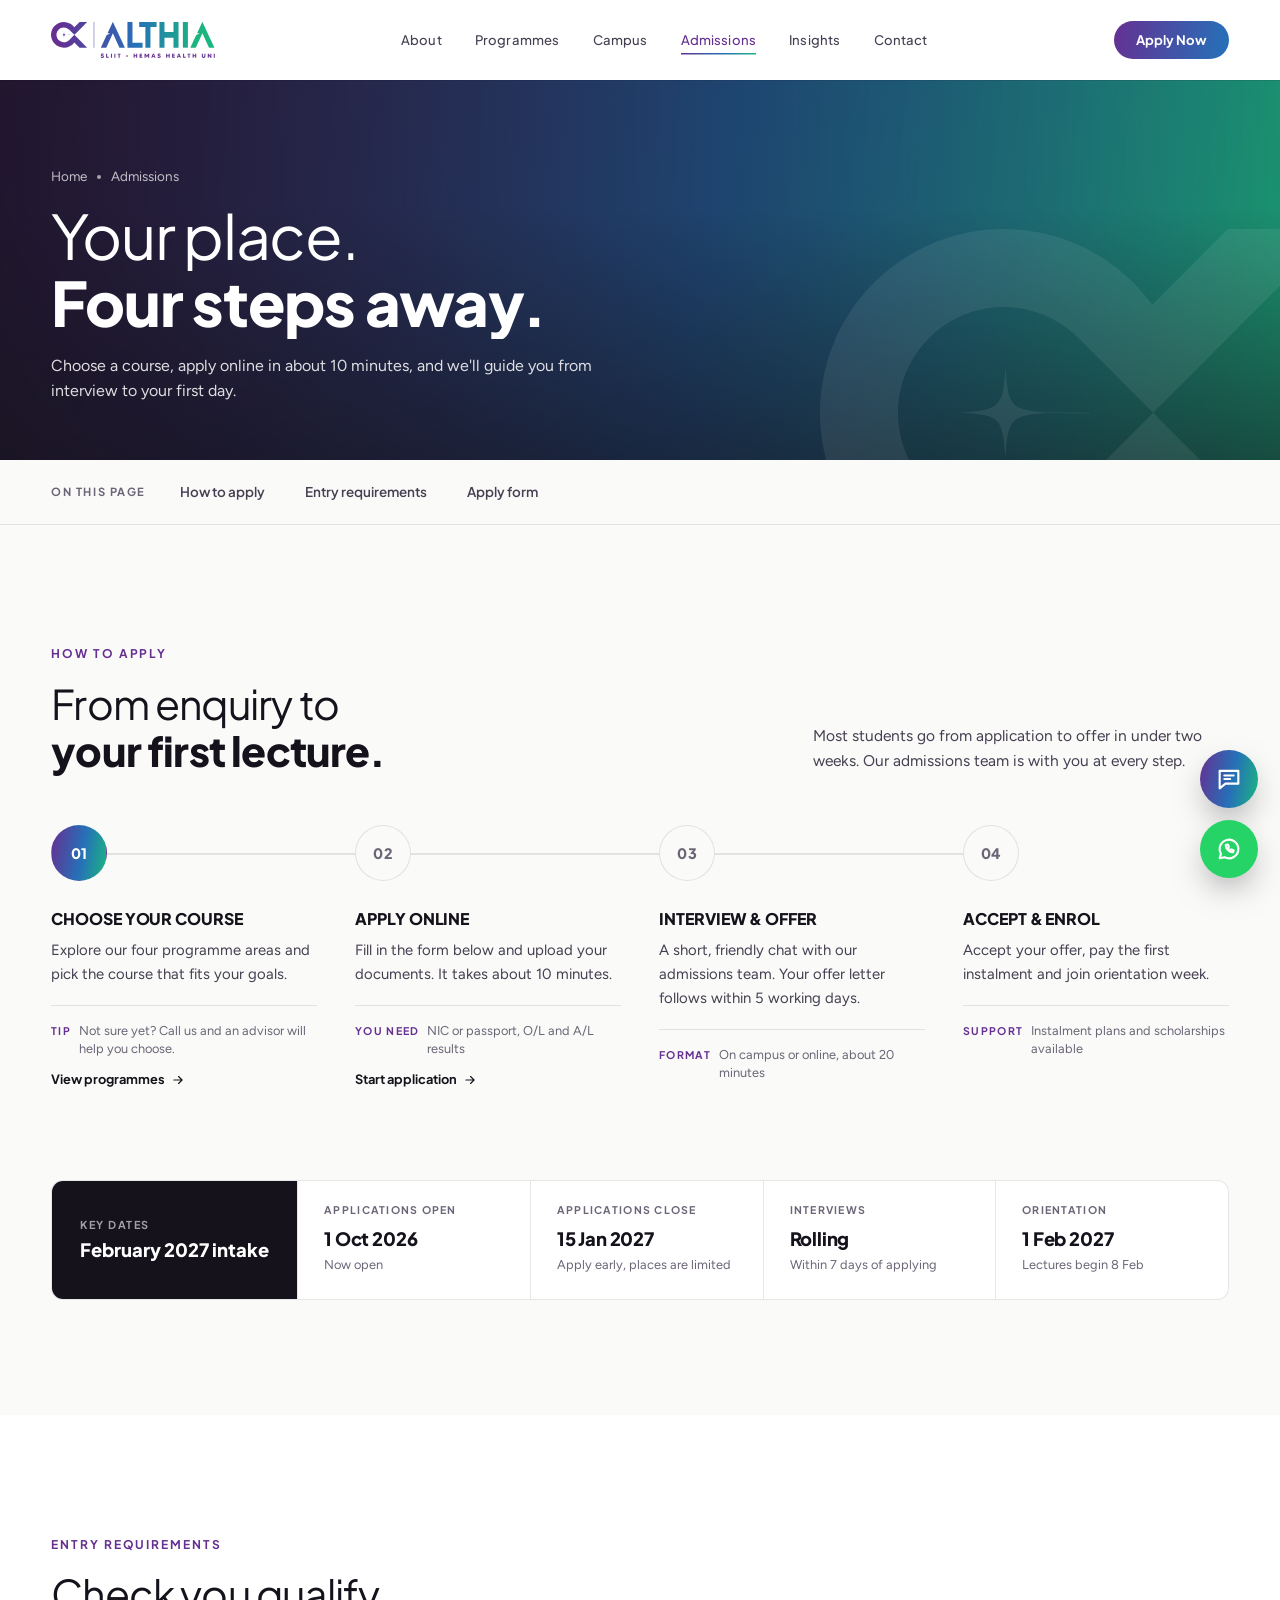
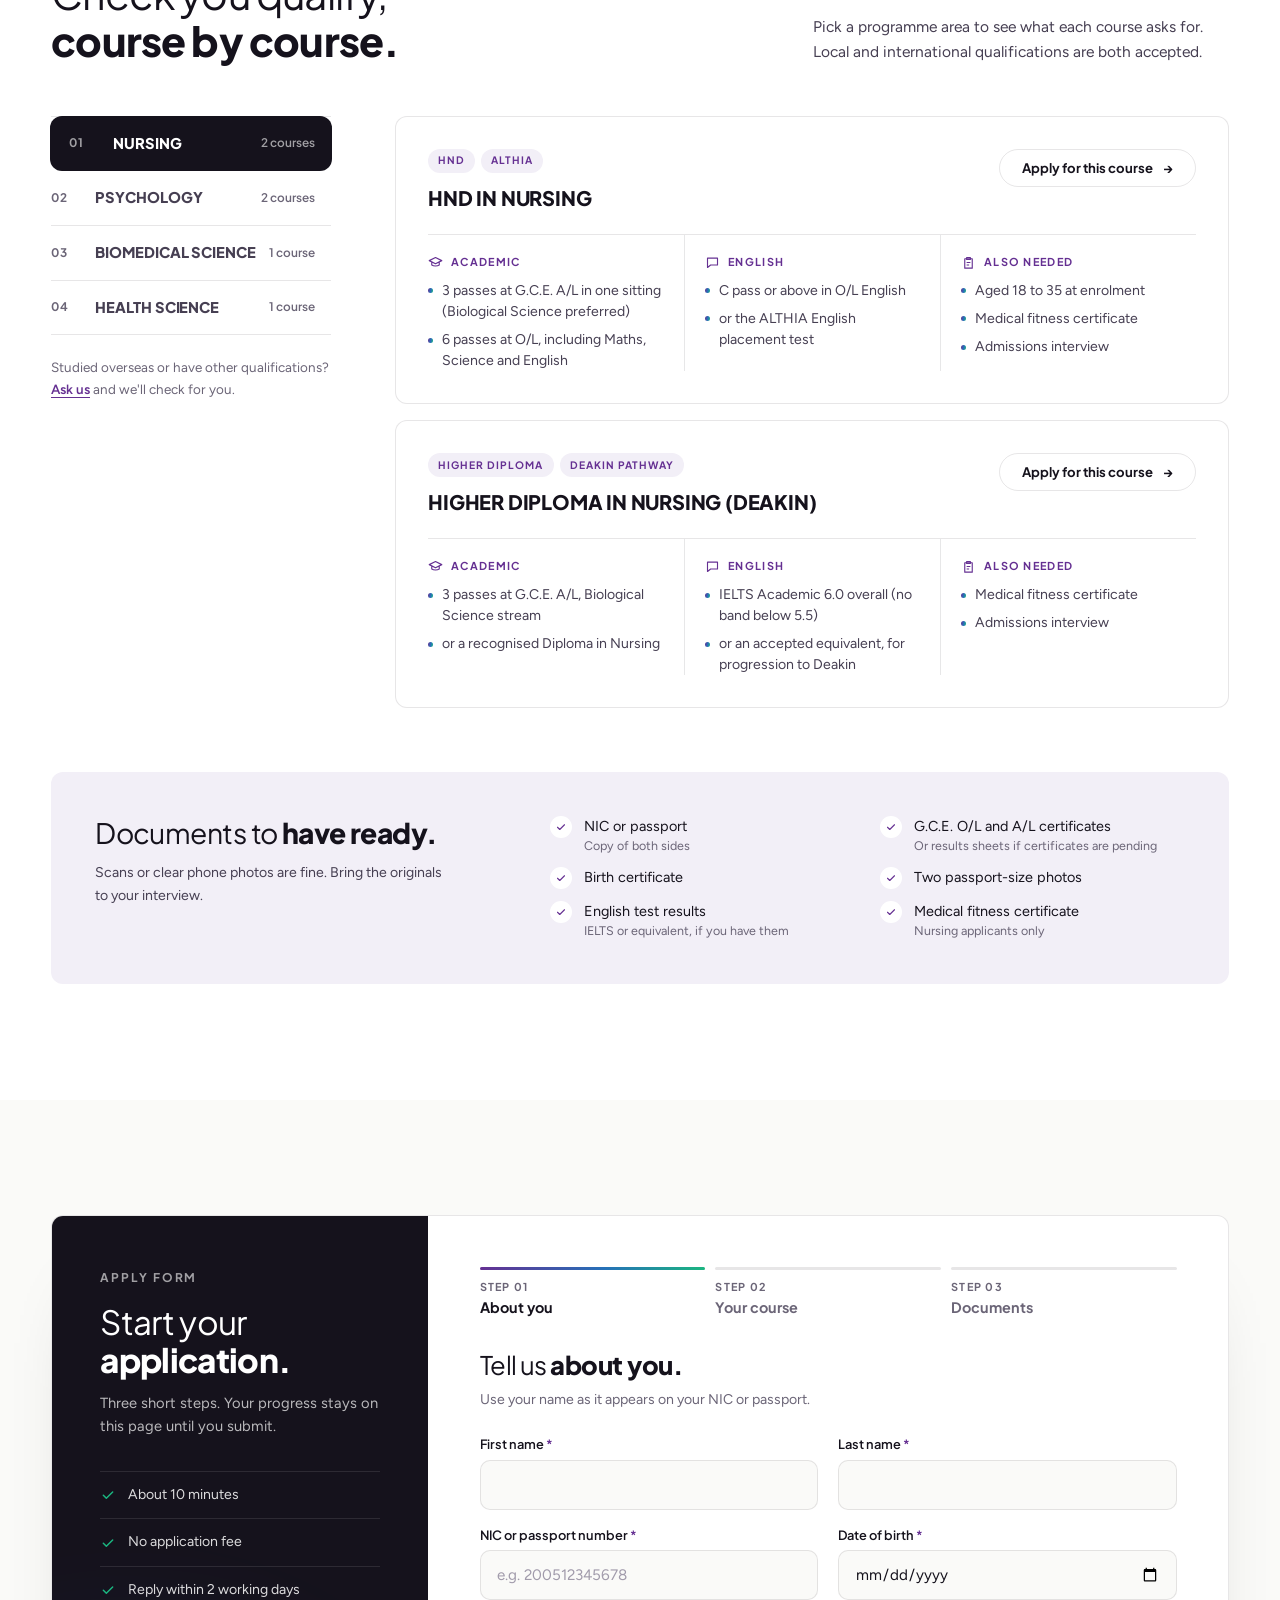
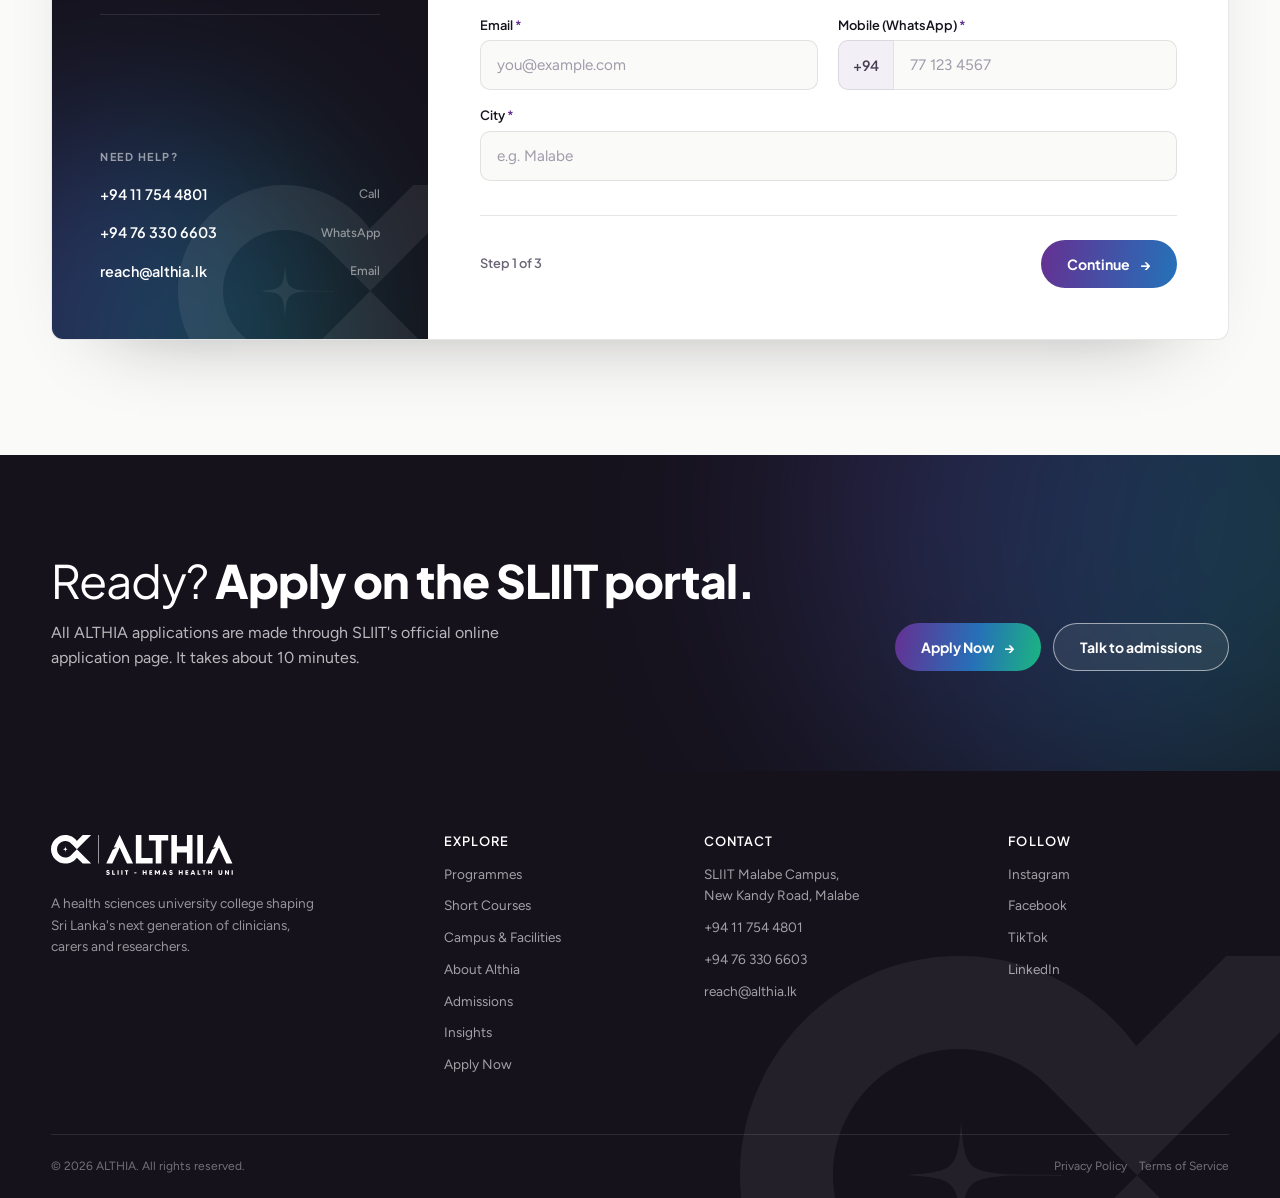
<file: althia-site-with-backend/admissions.html>
<!doctype html>
<html lang="en">
<head>
<meta charset="utf-8">
<meta name="viewport" content="width=device-width, initial-scale=1">
<title>Admissions | ALTHIA Health Uni</title>
<link rel="preconnect" href="https://fonts.googleapis.com">
<link rel="preconnect" href="https://fonts.gstatic.com" crossorigin>
<link href="https://fonts.googleapis.com/css2?family=Figtree:wght@400;500;600&family=Plus+Jakarta+Sans:wght@400;500;600;700;800&display=swap" rel="stylesheet">
<style>
/* Tokens taken from the "Homepage — Final Design" Figma frame */
:root{
  --bg:#FAFAF8; --white:#FFFFFF; --mist:#F2EFF7;
  --ink:#15121C; --ink2:#463F52; --ink3:#6B6577;
  --line:rgba(21,18,28,.10);
  --purple:#653092; --blue:#2670B8; --green:#1BB680;
  --grad:linear-gradient(100deg,#653092 0%,#2670B8 55%,#1BB680 100%);
  --gutter:clamp(16px,4vw,56px); --maxw:1328px;
  --r:12px;
  --display:'Plus Jakarta Sans',system-ui,-apple-system,'Segoe UI',sans-serif;
  --body:'Figtree',system-ui,-apple-system,'Segoe UI',sans-serif;
  --ease:cubic-bezier(.22,.8,.24,1);
  color-scheme:light;
}
*,*::before,*::after{box-sizing:border-box}
html{scroll-behavior:smooth;overflow-x:clip}
body{margin:0;background:var(--bg);color:var(--ink);font:400 1rem/1.6 var(--body);-webkit-font-smoothing:antialiased;overflow-x:clip}
body.lock{overflow:hidden}
h1,h2,h3,p,ul,ol,figure{margin:0;padding:0}
ul,ol{list-style:none}
a{color:inherit;text-decoration:none}
img,svg{max-width:100%}
button{font:inherit;color:inherit}
:focus-visible{outline:2px solid var(--blue);outline-offset:3px;border-radius:6px}
[id]{scroll-margin-top:150px}
.container{width:100%;max-width:calc(var(--maxw) + 2*var(--gutter));margin-inline:auto;padding-inline:var(--gutter)}
.eyebrow{font:700 .75rem/1 var(--display);letter-spacing:.16em;text-transform:uppercase;color:var(--purple)}
.mix{font:400 clamp(1.9rem,3.2vw,2.6rem)/1.15 var(--display);letter-spacing:-.02em;text-wrap:balance}
.mix b{font-weight:800}

/* image slots: filled by JS from the IMG map; gradient fallback if a photo fails */
[data-img]{background-color:#2a2433}
[data-img].noimg{background-image:var(--grad)!important}

/* ---------- header ---------- */
.hdr{position:fixed;inset:0 0 auto 0;z-index:50;height:80px;background:rgba(21,18,28,.27);-webkit-backdrop-filter:blur(14px);backdrop-filter:blur(14px);transition:background .4s}
.hdr.solid{background:rgba(21,18,28,.86)}
.hdr-in{height:100%;display:flex;align-items:center;justify-content:space-between;gap:24px}
.logo{display:block;line-height:0;color:#fff}
.logo svg{height:28px;width:auto}
.nav{display:flex;align-items:center;gap:clamp(18px,2.6vw,38px)}
.nav a{font:500 .82rem/1 var(--display);letter-spacing:.01em;color:rgba(255,255,255,.92);padding-block:8px;background:linear-gradient(#fff,#fff) left bottom/0 1.5px no-repeat;transition:background-size .4s var(--ease)}
.nav a:hover,.nav a[aria-current="page"]{background-size:100% 1.5px;color:#fff}
.btn{display:inline-flex;align-items:center;justify-content:center;gap:10px;height:38px;padding:0 22px;border-radius:999px;border:0;cursor:pointer;font:700 .82rem/1 var(--display);color:#fff;background:var(--grad);background-size:180% 100%;background-position:0 0;transition:background-position .6s var(--ease),box-shadow .5s var(--ease),transform .4s var(--ease);white-space:nowrap}
.btn:hover{background-position:100% 0;box-shadow:0 14px 30px -14px rgba(38,112,184,.8);transform:translateY(-1px)}
.btn.lg{height:48px;padding:0 26px;font-size:.88rem}
.btn .ar{transition:transform .4s var(--ease)}
.btn:hover .ar{transform:translateX(4px)}
.btn.ghost{background:rgba(255,255,255,.08);border:1px solid rgba(255,255,255,.55)}
.btn.ghost:hover{background:rgba(255,255,255,.18);box-shadow:none}
.menu-btn{display:none;width:42px;height:42px;border-radius:999px;border:1px solid rgba(255,255,255,.4);background:transparent;color:#fff;cursor:pointer;align-items:center;justify-content:center}
.menu-btn span,.menu-btn span::before,.menu-btn span::after{display:block;width:16px;height:1.5px;background:#fff;position:relative;transition:transform .3s}
.menu-btn span::before,.menu-btn span::after{content:"";position:absolute;left:0}
.menu-btn span::before{top:-5px}.menu-btn span::after{top:5px}
.hdr.open .menu-btn span{background:transparent}
.hdr.open .menu-btn span::before{transform:translateY(5px) rotate(45deg)}
.hdr.open .menu-btn span::after{transform:translateY(-5px) rotate(-45deg)}
@media (max-width:980px){
  .menu-btn{display:inline-flex}
  .hdr .btn{display:none}
  .nav{position:absolute;top:80px;left:0;right:0;flex-direction:column;align-items:stretch;gap:0;padding:8px var(--gutter) 20px;background:rgba(21,18,28,.96);display:none}
  .hdr.open .nav{display:flex}
  .nav a{padding:15px 0;border-bottom:1px solid rgba(255,255,255,.1);font-size:.95rem;background:none}
}

/* ---------- banner ---------- */
.ban{position:relative;height:clamp(360px,52vh,460px);display:flex;align-items:flex-end;color:#fff;overflow:hidden;background:var(--ink)}
.ban-img{position:absolute;inset:0;background:var(--img) center 50%/cover no-repeat;transform:scale(1.08);animation:kb 14s var(--ease) forwards}
@keyframes kb{to{transform:scale(1)}}
.ban::after{content:"";position:absolute;inset:0;background:linear-gradient(90deg,rgba(21,18,28,.85) 0%,rgba(21,18,28,.5) 50%,rgba(21,18,28,.2) 100%),linear-gradient(0deg,rgba(21,18,28,.55),transparent 55%)}
.emblem{position:absolute;right:-60px;bottom:-140px;width:min(520px,60vw);height:auto;color:#fff;opacity:.08;z-index:1;pointer-events:none}
.ban .container{position:relative;z-index:2;padding-top:80px;padding-bottom:clamp(36px,5vw,56px)}
.crumb{display:flex;align-items:center;gap:10px;font-size:.84rem;color:rgba(255,255,255,.72);margin-bottom:16px}
.crumb a:hover{color:#fff}
.crumb i{width:4px;height:4px;border-radius:50%;background:rgba(255,255,255,.6)}
.ban h1{font:400 clamp(2.4rem,4.8vw,3.9rem)/1.02 var(--display);letter-spacing:-.02em}
.ban h1 b{font-weight:800}
.ban h1 .ln{display:block;overflow:hidden;padding-bottom:.08em}
.ban h1 .ln>span{display:inline-block;transform:translateY(105%);animation:up 1s var(--ease) forwards}
.ban h1 .ln:nth-child(2)>span{animation-delay:.1s}
@keyframes up{to{transform:none}}
.ban p.sub{margin-top:14px;max-width:34rem;font-size:1rem;color:rgba(255,255,255,.85)}

/* ---------- sticky "on this page" bar ---------- */
.fieldnav{position:sticky;top:80px;z-index:30;background:rgba(250,250,248,.9);-webkit-backdrop-filter:blur(12px);backdrop-filter:blur(12px);border-bottom:1px solid var(--line)}
.fn-in{display:flex;align-items:center;gap:8px;height:64px;overflow-x:auto;scrollbar-width:none}
.fn-in::-webkit-scrollbar{display:none}
.fn-in .lbl{font:700 .7rem/1 var(--display);letter-spacing:.14em;text-transform:uppercase;color:var(--ink3);margin-right:10px;white-space:nowrap}
.fn-in a{display:inline-flex;align-items:center;height:38px;padding:0 16px;border-radius:999px;font:600 .84rem/1 var(--display);color:var(--ink2);white-space:nowrap;transition:color .3s,background .3s}
.fn-in a:hover{background:var(--mist);color:var(--ink)}
.fn-in a.on{color:#fff;background:var(--ink)}

/* ---------- shared section bits ---------- */
.sec{padding-block:clamp(72px,9vw,120px)}
.sec.white{background:var(--white)}
.sec-head{display:flex;align-items:flex-end;justify-content:space-between;gap:24px;flex-wrap:wrap;margin-bottom:clamp(32px,4vw,52px)}
.sec-head .mix{margin-top:14px;max-width:38rem}
.sec-head p.lead{max-width:26rem;color:var(--ink2);font-size:.97rem}
.tag{display:inline-flex;align-items:center;height:24px;padding:0 10px;border-radius:999px;font:700 .64rem/1 var(--display);letter-spacing:.1em;text-transform:uppercase;background:var(--mist);color:var(--purple)}
.go{width:44px;height:44px;border-radius:50%;border:1px solid var(--line);display:grid;place-items:center;flex:none;background:transparent;cursor:pointer;transition:background .4s,border-color .4s,color .4s,transform .5s var(--ease)}
.go svg{width:16px;height:16px}

/* ---------- 1. admission steps ---------- */
.steps{position:relative;display:grid;grid-template-columns:repeat(4,1fr);gap:0 clamp(20px,3vw,40px)}
.steps-line{position:absolute;left:28px;right:calc((100% - 3*clamp(20px,3vw,40px))/4 - 28px);top:28px;height:2px;background:var(--line);overflow:hidden}
.steps-line i{position:absolute;inset:0;background:var(--grad);transform-origin:0 50%;transform:scaleX(var(--p,0))}
.step{position:relative}
.step .dot{position:relative;z-index:1;width:56px;height:56px;border-radius:50%;display:grid;place-items:center;background:var(--bg);border:1px solid var(--line);font:800 .9rem/1 var(--display);letter-spacing:.02em;color:var(--ink3);transition:background .6s var(--ease),color .6s,border-color .6s}
.step.on .dot{background:var(--grad);border-color:transparent;color:#fff}
.step h3{margin-top:28px;font:800 1rem/1.25 var(--display);letter-spacing:-.005em;text-transform:uppercase}
.step p{margin-top:10px;color:var(--ink2);font-size:.93rem;max-width:19rem}
.step .need{display:flex;gap:8px;margin-top:18px;padding-top:16px;border-top:1px solid var(--line);font-size:.8rem;line-height:1.45;color:var(--ink3)}
.step .need b{font:700 .66rem/1.7 var(--display);letter-spacing:.12em;text-transform:uppercase;color:var(--purple);white-space:nowrap}
.step a.lnk{display:inline-flex;align-items:center;gap:6px;margin-top:14px;font:700 .8rem/1 var(--display);color:var(--ink)}
.step a.lnk svg{width:14px;height:14px;transition:transform .4s var(--ease)}
.step a.lnk:hover svg{transform:translateX(4px)}

.dates{margin-top:clamp(56px,7vw,88px);display:grid;grid-template-columns:auto repeat(4,1fr);border:1px solid var(--line);border-radius:var(--r);background:var(--white);overflow:hidden}
.dates .dh{padding:26px 28px;background:var(--ink);color:#fff;display:flex;flex-direction:column;justify-content:center;gap:8px;min-width:200px}
.dates .dh span{font:700 .68rem/1 var(--display);letter-spacing:.14em;text-transform:uppercase;color:rgba(255,255,255,.6)}
.dates .dh b{font:800 1.15rem/1.2 var(--display)}
.dt{padding:24px 26px;border-left:1px solid var(--line)}
.dt span{display:block;font:700 .66rem/1 var(--display);letter-spacing:.12em;text-transform:uppercase;color:var(--ink3)}
.dt b{display:block;margin-top:12px;font:800 1.15rem/1.15 var(--display);letter-spacing:-.01em}
.dt small{display:block;margin-top:6px;font-size:.8rem;color:var(--ink3)}
@media (max-width:1080px){
  .dates{grid-template-columns:1fr 1fr}
  .dates .dh{grid-column:1/-1;flex-direction:row;align-items:center;justify-content:space-between}
  .dt{border-top:1px solid var(--line)}
  .dt:nth-child(even){border-left:0}
}
@media (max-width:860px){
  .steps{grid-template-columns:1fr;gap:0}
  .steps-line{left:27px;right:auto;top:28px;bottom:28px;width:2px;height:auto}
  .steps-line i{transform-origin:50% 0;transform:scaleY(var(--p,0))}
  .step{padding:0 0 40px 78px}
  .step:last-child{padding-bottom:0}
  .step .dot{position:absolute;left:0;top:0}
  .step h3{margin-top:14px}
}
@media (max-width:520px){.dates{grid-template-columns:1fr}.dt{border-left:0}}

/* ---------- 2. entry requirements ---------- */
.req-grid{display:grid;grid-template-columns:280px 1fr;gap:clamp(32px,5vw,72px);align-items:start}
.req-tabs{position:sticky;top:170px;display:flex;flex-direction:column;border-top:1px solid var(--line)}
.rt{display:grid;grid-template-columns:34px 1fr auto;align-items:center;gap:10px;padding:18px 16px 18px 0;border:0;border-bottom:1px solid var(--line);background:none;text-align:left;cursor:pointer;position:relative;transition:padding .5s var(--ease),color .3s;color:var(--ink2)}
.rt::before{content:"";position:absolute;left:-1px;top:-1px;bottom:-1px;width:0;background:var(--ink);border-radius:var(--r);transition:width .5s var(--ease);z-index:-1}
.req-tabs{isolation:isolate}
.rt .n{font:700 .74rem/1 var(--display);letter-spacing:.06em;color:var(--ink3);transition:color .3s}
.rt .t{font:800 .92rem/1.2 var(--display);text-transform:uppercase;letter-spacing:-.005em}
.rt .c{font:600 .74rem/1 var(--display);color:var(--ink3);transition:color .3s}
.rt:hover{color:var(--ink)}
.rt.on{color:#fff;padding-left:18px;border-bottom-color:transparent}
.rt.on::before{width:calc(100% + 2px)}
.rt.on .n,.rt.on .c{color:rgba(255,255,255,.6)}
.req-tabs .hint{margin-top:22px;font-size:.84rem;color:var(--ink3)}
.req-tabs .hint a{color:var(--purple);font-weight:600;border-bottom:1px solid currentColor}

.req-panel{display:grid;gap:16px}
.req-panel.swap{animation:swap .6s var(--ease)}
@keyframes swap{from{opacity:0;transform:translateY(14px)}}
.rc{background:var(--white);border:1px solid var(--line);border-radius:var(--r);padding:clamp(22px,3vw,32px);transition:box-shadow .5s var(--ease),border-color .5s}
.rc:hover{border-color:transparent;box-shadow:0 22px 50px -30px rgba(21,18,28,.35)}
.rc-head{display:flex;align-items:flex-start;justify-content:space-between;gap:20px;flex-wrap:wrap}
.rc-head .tags{display:flex;gap:6px;flex-wrap:wrap}
.rc-head h3{margin-top:12px;font:800 clamp(1.05rem,1.6vw,1.25rem)/1.25 var(--display);text-transform:uppercase;letter-spacing:-.01em}
.btn.line{background:transparent;color:var(--ink);border:1px solid var(--line)}
.btn.line:hover{background:var(--ink);color:#fff;border-color:var(--ink);box-shadow:none}
.rc-rows{display:grid;grid-template-columns:repeat(3,1fr);margin-top:24px;border-top:1px solid var(--line)}
.rr{padding:20px 20px 0 0}
.rr+.rr{padding-left:20px;border-left:1px solid var(--line)}
.rr h4{margin:0 0 10px;display:flex;align-items:center;gap:8px;font:700 .68rem/1 var(--display);letter-spacing:.12em;text-transform:uppercase;color:var(--purple)}
.rr h4 svg{width:15px;height:15px}
.rr li{position:relative;padding-left:14px;font-size:.88rem;line-height:1.5;color:var(--ink2)}
.rr li+li{margin-top:7px}
.rr li::before{content:"";position:absolute;left:0;top:.62em;width:5px;height:5px;border-radius:50%;background:var(--grad)}

.docs{margin-top:clamp(40px,5vw,64px);display:grid;grid-template-columns:1fr 1.5fr;gap:32px;padding:clamp(26px,3.5vw,44px);border-radius:var(--r);background:var(--mist)}
.docs h3{font:400 clamp(1.4rem,2.2vw,1.8rem)/1.2 var(--display);letter-spacing:-.02em}
.docs h3 b{font-weight:800}
.docs p{margin-top:12px;font-size:.88rem;color:var(--ink2);max-width:22rem}
.docs ul{display:grid;grid-template-columns:1fr 1fr;gap:12px 24px;align-content:start}
.docs li{display:flex;gap:12px;align-items:flex-start;font-size:.9rem;line-height:1.45}
.docs li svg{flex:none;width:22px;height:22px;padding:5px;border-radius:50%;background:var(--white);color:var(--purple)}
.docs li small{display:block;color:var(--ink3);font-size:.78rem}
@media (max-width:980px){
  .req-grid{grid-template-columns:1fr}
  .req-tabs{position:static;flex-direction:row;overflow-x:auto;scrollbar-width:none;border-top:0;gap:8px;margin-inline:calc(-1*var(--gutter));padding-inline:var(--gutter)}
  .req-tabs::-webkit-scrollbar{display:none}
  .rt{flex:none;grid-template-columns:auto auto;padding:12px 16px;border:1px solid var(--line);border-radius:999px}
  .rt .n,.req-tabs .hint{display:none}
  .rt::before{border-radius:999px;left:-1px;right:-1px;width:auto;opacity:0;transition:opacity .3s}
  .rt.on{padding-left:16px;border-color:var(--ink)}
  .rt.on::before{width:auto;opacity:1}
}
@media (max-width:760px){
  .rc-rows{grid-template-columns:1fr}
  .rr,.rr+.rr{padding:18px 0 0;border-left:0}
  .rr+.rr{margin-top:18px;border-top:1px solid var(--line)}
  .docs{grid-template-columns:1fr}
}
@media (max-width:520px){.docs ul{grid-template-columns:1fr}}

/* ---------- 3. apply form ---------- */
.apply{display:grid;grid-template-columns:minmax(280px,.8fr) 1.7fr;border-radius:var(--r);overflow:hidden;background:var(--white);border:1px solid var(--line);box-shadow:0 40px 80px -60px rgba(21,18,28,.45)}
.ap-side{position:relative;overflow:hidden;background:var(--ink);color:#fff;padding:clamp(28px,4vw,48px);display:flex;flex-direction:column;gap:32px}
.ap-side::before{content:"";position:absolute;width:420px;height:420px;left:-140px;bottom:-200px;border-radius:50%;background:var(--grad);filter:blur(90px);opacity:.45}
.ap-side .emblem{right:-50px;bottom:-60px;width:300px;opacity:.07}
.ap-side>*:not(.emblem){position:relative;z-index:1}
.ap-side .eyebrow{color:rgba(255,255,255,.6)}
.ap-side h2{margin-top:14px;font:400 clamp(1.7rem,2.6vw,2.2rem)/1.12 var(--display);letter-spacing:-.02em}
.ap-side h2 b{font-weight:800}
.ap-side p{margin-top:14px;color:rgba(255,255,255,.7);font-size:.92rem}
.ap-list li{display:flex;gap:12px;align-items:center;padding:12px 0;border-bottom:1px solid rgba(255,255,255,.1);font-size:.88rem;color:rgba(255,255,255,.85)}
.ap-list li:first-child{border-top:1px solid rgba(255,255,255,.1)}
.ap-list svg{width:16px;height:16px;flex:none;color:#1BB680}
.ap-help{margin-top:auto}
.ap-help h4{margin:0 0 12px;font:700 .68rem/1 var(--display);letter-spacing:.14em;text-transform:uppercase;color:rgba(255,255,255,.55)}
.ap-help a{display:flex;align-items:center;justify-content:space-between;gap:12px;padding:10px 0;font:600 .9rem/1.3 var(--display);transition:color .3s}
.ap-help a span{font:500 .78rem/1 var(--body);color:rgba(255,255,255,.5)}
.ap-help a:hover{color:#8fd9be}

.ap-form{padding:clamp(24px,4vw,52px);min-width:0}
.prog{display:grid;grid-template-columns:repeat(3,1fr);gap:10px;margin-bottom:34px}
.pg{border:0;background:none;padding:0;text-align:left;cursor:default}
.pg i{display:block;height:3px;border-radius:3px;background:var(--line);overflow:hidden;position:relative}
.pg i::after{content:"";position:absolute;inset:0;background:var(--grad);transform:scaleX(0);transform-origin:0 50%;transition:transform .7s var(--ease)}
.pg.on i::after,.pg.done i::after{transform:none}
.pg span{display:block;margin-top:12px;font:700 .68rem/1 var(--display);letter-spacing:.12em;text-transform:uppercase;color:var(--ink3)}
.pg b{display:block;margin-top:6px;font:700 .9rem/1.2 var(--display);color:var(--ink3);transition:color .3s}
.pg.on b,.pg.done b{color:var(--ink)}
.pg.done{cursor:pointer}

.fs{display:none;border:0;margin:0;padding:0;min-width:0}
.fs.on{display:block;animation:swap .6s var(--ease)}
.fs legend{padding:0;font:400 clamp(1.3rem,2vw,1.6rem)/1.2 var(--display);letter-spacing:-.02em}
.fs legend b{font-weight:800}
.fs .sub{margin:8px 0 26px;font-size:.88rem;color:var(--ink3)}
.fgrid{display:grid;grid-template-columns:1fr 1fr;gap:18px 20px}
.fld{display:flex;flex-direction:column;gap:7px;min-width:0}
.fld.full{grid-column:1/-1}
.fld label{font:600 .8rem/1.2 var(--display);color:var(--ink)}
.fld label em{font-style:normal;color:var(--purple)}
.fld label small{font:400 .76rem/1 var(--body);color:var(--ink3)}
.fld input,.fld select,.fld textarea{width:100%;height:50px;padding:0 16px;border:1px solid var(--line);border-radius:10px;background:var(--bg);font:400 .95rem/1.2 var(--body);color:var(--ink);transition:border-color .3s,box-shadow .3s,background .3s;-webkit-appearance:none;appearance:none}
.fld textarea{height:110px;padding:14px 16px;resize:vertical;line-height:1.5}
.fld select{padding-right:42px;background-image:url("data:image/svg+xml,%3Csvg xmlns='http://www.w3.org/2000/svg' viewBox='0 0 24 24'%3E%3Cpath d='M6 9l6 6 6-6' fill='none' stroke='%2315121C' stroke-width='2' stroke-linecap='round' stroke-linejoin='round'/%3E%3C/svg%3E");background-repeat:no-repeat;background-position:right 16px center;background-size:16px}
.fld select:disabled{opacity:.55}
.fld input::placeholder,.fld textarea::placeholder{color:#a19bab}
.fld input:hover,.fld select:hover,.fld textarea:hover{border-color:rgba(21,18,28,.22)}
.fld input:focus,.fld select:focus,.fld textarea:focus{outline:0;background:#fff;border-color:var(--blue);box-shadow:0 0 0 4px rgba(38,112,184,.12)}
.fld .msg{display:none;font-size:.76rem;font-weight:600;color:var(--purple)}
.fld.err input,.fld.err select,.fld.err textarea{border-color:var(--purple);box-shadow:0 0 0 4px rgba(101,48,146,.1)}
.fld.err .msg{display:block}
.phone{display:flex}
.phone span{display:grid;place-items:center;padding:0 14px;border:1px solid var(--line);border-right:0;border-radius:10px 0 0 10px;background:var(--mist);font:600 .88rem/1 var(--display);color:var(--ink2)}
.phone input{border-radius:0 10px 10px 0}
.chk{display:flex;gap:12px;align-items:flex-start;cursor:pointer;font-size:.86rem;line-height:1.5;color:var(--ink2)}
.fld .chk input{flex:none;width:20px;height:20px;padding:0;margin:1px 0 0;border:1.5px solid rgba(21,18,28,.3);border-radius:6px;-webkit-appearance:none;appearance:none;background:#fff;cursor:pointer;display:grid;place-items:center;transition:background .3s,border-color .3s}
.fld .chk input:checked{background:var(--ink);border-color:var(--ink)}
.fld .chk input:checked::after{content:"";width:9px;height:5px;border:2px solid #fff;border-top:0;border-right:0;transform:translateY(-1px) rotate(-45deg)}
.fld label.chk{font:400 .86rem/1.5 var(--body);color:var(--ink2)}
.chk a{color:var(--purple);font-weight:600}
.fld.err .chk input{border-color:var(--purple)}

.drop{position:relative;display:flex;flex-direction:column;align-items:center;justify-content:center;gap:10px;min-height:150px;padding:24px;border:1.5px dashed rgba(21,18,28,.2);border-radius:var(--r);background:var(--bg);text-align:center;cursor:pointer;transition:border-color .3s,background .3s}
.drop:hover,.drop.over{border-color:var(--blue);background:#fff}
.drop input{position:absolute;inset:0;opacity:0;cursor:pointer}
.drop .ic{width:46px;height:46px;border-radius:50%;display:grid;place-items:center;background:var(--grad);color:#fff}
.drop .ic svg{width:20px;height:20px}
.drop b{font:700 .92rem/1.3 var(--display)}
.drop span{font-size:.8rem;color:var(--ink3)}
.files{display:grid;gap:8px;margin-top:12px}
.file{display:flex;align-items:center;gap:12px;padding:10px 12px 10px 14px;border:1px solid var(--line);border-radius:10px;background:#fff;font-size:.85rem}
.file .ext{flex:none;width:38px;height:28px;border-radius:6px;display:grid;place-items:center;background:var(--mist);font:800 .6rem/1 var(--display);letter-spacing:.06em;color:var(--purple)}
.file .nm{flex:1;min-width:0;overflow:hidden;text-overflow:ellipsis;white-space:nowrap}
.file .sz{color:var(--ink3);font-size:.76rem}
.file button{width:30px;height:30px;border:0;border-radius:50%;background:none;cursor:pointer;color:var(--ink3);display:grid;place-items:center}
.file button:hover{background:var(--mist);color:var(--ink)}
.file button svg{width:14px;height:14px}

.ap-actions{display:flex;align-items:center;justify-content:space-between;gap:12px;margin-top:34px;padding-top:24px;border-top:1px solid var(--line)}
.ap-actions .step-of{font:600 .8rem/1 var(--display);color:var(--ink3)}
.ap-actions .r{display:flex;gap:10px;margin-left:auto}
.btn[disabled]{opacity:.6;pointer-events:none}
.btn[hidden]{display:none}

.done{display:none;text-align:left}
.done.on{display:block;animation:swap .7s var(--ease)}
.done .tick{width:64px;height:64px;border-radius:50%;display:grid;place-items:center;background:var(--grad);color:#fff}
.done .tick svg{width:28px;height:28px}
.done h3{margin-top:24px;font:400 clamp(1.6rem,2.6vw,2.1rem)/1.15 var(--display);letter-spacing:-.02em}
.done h3 b{font-weight:800}
.done p{margin-top:12px;color:var(--ink2);max-width:32rem}
.done .ref{display:inline-flex;gap:10px;align-items:center;margin-top:18px;padding:10px 16px;border-radius:999px;background:var(--mist);font:700 .85rem/1 var(--display)}
.done .ref span{font-weight:600;color:var(--ink3)}
.done ol{margin-top:28px;border-top:1px solid var(--line);counter-reset:d}
.done ol li{counter-increment:d;display:flex;gap:16px;padding:14px 0;border-bottom:1px solid var(--line);font-size:.92rem;color:var(--ink2)}
.done ol li::before{content:"0" counter(d);font:800 .8rem/1.7 var(--display);color:var(--purple)}
.done .acts{display:flex;gap:10px;flex-wrap:wrap;margin-top:28px}

@media (max-width:980px){.apply{grid-template-columns:1fr}.ap-help{margin-top:0}}
@media (max-width:600px){
  .fgrid{grid-template-columns:1fr}
  .prog b{font-size:.78rem}
  .ap-actions .step-of{display:none}
  .ap-actions .r{width:100%}
  .ap-actions .r .btn{flex:1}
}

/* ---------- apply band ---------- */
.cta{position:relative;overflow:hidden;background:var(--ink);color:#fff;padding-block:clamp(64px,8vw,100px)}
.cta::before{content:"";position:absolute;width:640px;height:640px;right:-160px;top:-260px;border-radius:50%;background:var(--grad);filter:blur(120px);opacity:.35}
.cta .container{position:relative;display:flex;align-items:flex-end;justify-content:space-between;gap:32px;flex-wrap:wrap}
.cta .mix{font-size:clamp(2rem,3.6vw,3rem)}
.cta p{margin-top:14px;color:rgba(255,255,255,.7);max-width:30rem}
.cta .acts{display:flex;gap:12px;flex-wrap:wrap}
.cta+.ftr{border-top:1px solid rgba(255,255,255,.08)}

/* ---------- footer ---------- */
.ftr{position:relative;background:var(--ink);color:#fff;overflow:hidden;padding-top:64px}
.ftr .emblem{right:-80px;bottom:-200px;width:620px;opacity:.06}
.ftr-grid{position:relative;z-index:1;display:grid;grid-template-columns:1.6fr 1fr 1.2fr 1fr;gap:40px}
.ftr .logo svg{height:20px}
.ftr p.pitch{margin-top:18px;max-width:17rem;font-size:.85rem;line-height:1.6;color:rgba(255,255,255,.55)}
.ftr h4{margin:0 0 16px;font:600 .8rem/1 var(--display);letter-spacing:.08em;text-transform:uppercase}
.ftr li{margin-bottom:10px;font-size:.85rem;color:rgba(255,255,255,.6)}
.ftr li a{transition:color .3s}
.ftr li a:hover{color:#fff}
.ftr-base{position:relative;z-index:1;margin-top:48px;padding-block:22px;border-top:1px solid rgba(255,255,255,.1);display:flex;justify-content:space-between;flex-wrap:wrap;gap:8px 24px;font-size:.75rem;color:rgba(255,255,255,.4)}
.ftr-base a:hover{color:#fff}
@media (max-width:860px){.ftr-grid{grid-template-columns:1fr 1fr}}
@media (max-width:520px){.ftr-grid{grid-template-columns:1fr}}

.rv{opacity:0;transform:translateY(26px);transition:opacity .9s var(--ease),transform .9s var(--ease)}
.rv.in{opacity:1;transform:none}
.rv.d1{transition-delay:.08s}.rv.d2{transition-delay:.16s}
@media (prefers-reduced-motion:reduce){
  html{scroll-behavior:auto}
  *,*::before,*::after{animation:none!important;transition-duration:.01ms!important}
  .rv{opacity:1;transform:none}
  .ban h1 .ln>span{transform:none}
  .grow-box{clip-path:inset(0 round 12px)}.grow-cap{opacity:1}
}
</style>
<link rel="stylesheet" href="assets/v4.css">
</head>
<body>

<svg width="0" height="0" style="position:absolute" aria-hidden="true">
  <defs>
    <symbol id="logo" viewBox="0 0 485 77"><g fill="currentColor">
      <path d="M128.13 0.01H126.62V76.32H128.13V0.01Z"/>
      <path d="M107.24 76.33H84.69L69.01 60.64C62.07 70.15 50.84 76.33 38.16 76.33C16.99 76.33 -0.16 59.08 0 37.88C0.16 16.94 17.39 -0.08 38.34 0.01C50.95 0.07 62.12 6.25 69.02 15.73L84.71 0.01H107.29L75.75 31.61L69.18 38.19L57.89 26.88L54.24 23.22C50.09 18.76 44.12 16.03 37.51 16.22C25.91 16.56 16.5 26.02 16.21 37.62C15.91 49.99 25.85 60.12 38.16 60.12C44.1 60.12 49.49 57.76 53.44 53.93H53.47L57.89 49.5L69.18 38.19L75.74 44.77L107.23 76.33H107.24Z"/>
      <path d="M38.52 28.8C37.94 37.11 37.48 37.58 29.16 38.15C37.47 38.73 37.94 39.19 38.51 47.51C39.06 39.58 39.52 38.79 46.77 38.24L56.03 38.32C56.03 38.32 56.11 38.28 56.11 38.24C56.11 38.2 56.07 38.16 56.03 38.16L46.77 38.08C39.52 37.52 39.07 36.73 38.53 28.8H38.52Z"/>
      <path d="M271.37 61.45V76.3H226.53V0H241.48V61.44H271.37V61.45Z"/>
      <path d="M312.97 14.82H294.7V76.31H279.71V14.82H261.4V0.01H312.97V14.82Z"/>
      <path d="M377.88 0.01V76.31H362.98V46.51H336.27V76.31H321.37V0.01H336.27V29.76H362.98V0.01H377.88Z"/>
      <path d="M390.8 0.01H405.75V76.31H390.8V0.01Z"/>
      <path d="M183.54 0.1H183.07L167.59 33.32H175.34L164.65 39.63L147.56 76.31H163.7L174.26 53.2L183.35 33.32L192.39 53.2L198.2 65.93L202.91 76.31H219.1L183.54 0.1Z"/>
      <path d="M448.84 0.1H448.38L432.9 33.32H440.64L429.95 39.63L412.86 76.31H429L439.57 53.2L448.65 33.32L457.69 53.2L463.51 65.93L468.21 76.31H484.4L448.84 0.1Z"/>
    </g></symbol>
    <symbol id="emblem" viewBox="0 0 108 77"><g fill="currentColor">
      <path d="M107.24 76.31H84.69L69.01 60.62C62.07 70.13 50.84 76.31 38.16 76.31C16.99 76.31 -.16 59.07 0 37.87C.16 16.92 17.4-.1 38.34 0C50.95.06 62.12 6.24 69.02 15.72L84.71 0H107.29L75.75 31.6L69.18 38.18L57.89 26.87L54.24 23.21C50.09 18.75 44.12 16.02 37.51 16.21C25.91 16.55 16.5 26.01 16.21 37.61C15.91 49.98 25.85 60.11 38.16 60.11C44.1 60.11 49.49 57.75 53.44 53.92H53.47L57.89 49.49L69.18 38.18L75.74 44.76L107.23 76.32Z"/>
      <path d="M38.52 28.78C37.94 37.09 37.48 37.56 29.16 38.13C37.47 38.71 37.94 39.17 38.51 47.49C39.06 39.56 39.52 38.77 46.77 38.22L56.03 38.3C56.11 38.26 56.07 38.14 56.03 38.14L46.77 38.06C39.52 37.5 39.07 36.71 38.53 28.78Z"/>
    </g></symbol>
    <symbol id="arrow" viewBox="0 0 24 24"><path d="M5 12h14M13 6l6 6-6 6" fill="none" stroke="currentColor" stroke-width="2" stroke-linecap="round" stroke-linejoin="round"/></symbol>
    <symbol id="check" viewBox="0 0 24 24"><path d="M5 12.5l4.5 4.5L19 7.5" fill="none" stroke="currentColor" stroke-width="2.2" stroke-linecap="round" stroke-linejoin="round"/></symbol>
  </defs>
</svg>


<header class="hdr" id="hdr">
  <div class="container hdr-in">
    <a class="logo" href="index.html" aria-label="ALTHIA home"><img src="assets/img/althia-logo.svg" alt="ALTHIA — SLIIT-Hemas Health Uni"></a>
    <nav class="nav" id="nav" aria-label="Main">
      <a href="about-us.html">About</a>
      <a href="programmes.html">Programmes</a>
      <a href="campus-facilities.html">Campus</a>
      <a href="admissions.html" aria-current="page">Admissions</a>
      <a href="insights.html">Insights</a>
      <a href="contact.html">Contact</a>
    </nav>
    <a class="btn" href="https://apply.sliit.lk/" target="_blank" rel="noopener">Apply Now</a>
    <button class="menu-btn" id="menuBtn" aria-label="Menu" aria-expanded="false"><span></span></button>
  </div>
</header>

<main id="top">

<!-- BANNER -->
<section class="ban">
  <div class="ban-img" data-img="banner" role="img" aria-label="Students talking together on campus"></div>
  <svg class="emblem" viewBox="0 0 108 77" aria-hidden="true"><use href="#emblem"/></svg>
  <div class="container">
    <nav class="crumb" aria-label="Breadcrumb"><a href="index.html">Home</a><i></i><span>Admissions</span></nav>
    <h1><span class="ln"><span>Your place.</span></span><span class="ln"><span><b>Four steps away.</b></span></span></h1>
    <p class="sub">Choose a course, apply online in about 10 minutes, and we'll guide you from interview to your first day.</p>
  </div>
</section>

<!-- ON THIS PAGE -->
<nav class="fieldnav" aria-label="On this page">
  <div class="container fn-in" id="fieldNav">
    <span class="lbl">On this page</span>
    <a href="#steps">How to apply</a>
    <a href="#requirements">Entry requirements</a>
    <a href="#apply">Apply form</a>
  </div>
</nav>

<!-- 1. ADMISSION STEPS -->
<section class="sec" id="steps">
  <div class="container">
    <div class="sec-head">
      <div class="rv">
        <span class="eyebrow">How to apply</span>
        <h2 class="mix">From enquiry to <b>your first lecture.</b></h2>
      </div>
      <p class="lead rv d1">Most students go from application to offer in under two weeks. Our admissions team is with you at every step.</p>
    </div>

    <div class="steps" id="stepsList" role="list">
      <span class="steps-line" aria-hidden="true"><i></i></span>
      <div role="listitem" class="step rv">
        <span class="dot">01</span>
        <h3>Choose your course</h3>
        <p>Explore our four programme areas and pick the course that fits your goals.</p>
        <div class="need"><b>Tip</b><span>Not sure yet? Call us and an advisor will help you choose.</span></div>
        <a class="lnk" href="programmes.html">View programmes <svg><use href="#arrow"/></svg></a>
      </div>
      <div role="listitem" class="step rv d1">
        <span class="dot">02</span>
        <h3>Apply online</h3>
        <p>Fill in the form below and upload your documents. It takes about 10 minutes.</p>
        <div class="need"><b>You need</b><span>NIC or passport, O/L and A/L results</span></div>
        <a class="lnk" href="#apply">Start application <svg><use href="#arrow"/></svg></a>
      </div>
      <div role="listitem" class="step rv d2">
        <span class="dot">03</span>
        <h3>Interview &amp; offer</h3>
        <p>A short, friendly chat with our admissions team. Your offer letter follows within 5 working days.</p>
        <div class="need"><b>Format</b><span>On campus or online, about 20 minutes</span></div>
      </div>
      <div role="listitem" class="step rv d2">
        <span class="dot">04</span>
        <h3>Accept &amp; enrol</h3>
        <p>Accept your offer, pay the first instalment and join orientation week.</p>
        <div class="need"><b>Support</b><span>Instalment plans and scholarships available</span></div>
      </div>
    </div>

    <div class="dates rv">
      <div class="dh"><span>Key dates</span><b>February 2027 intake</b></div>
      <div class="dt"><span>Applications open</span><b>1 Oct 2026</b><small>Now open</small></div>
      <div class="dt"><span>Applications close</span><b>15 Jan 2027</b><small>Apply early, places are limited</small></div>
      <div class="dt"><span>Interviews</span><b>Rolling</b><small>Within 7 days of applying</small></div>
      <div class="dt"><span>Orientation</span><b>1 Feb 2027</b><small>Lectures begin 8 Feb</small></div>
    </div>
  </div>
</section>

<!-- 2. ENTRY REQUIREMENTS -->
<section class="sec white" id="requirements">
  <div class="container">
    <div class="sec-head">
      <div class="rv">
        <span class="eyebrow">Entry requirements</span>
        <h2 class="mix">Check you qualify, <b>course by course.</b></h2>
      </div>
      <p class="lead rv d1">Pick a programme area to see what each course asks for. Local and international qualifications are both accepted.</p>
    </div>

    <div class="req-grid">
      <div class="req-tabs rv" id="reqTabs" role="tablist" aria-label="Programme areas"></div>
      <div class="req-panel" id="reqPanel" role="tabpanel" aria-live="polite"></div>
    </div>

    <div class="docs rv">
      <div>
        <h3>Documents to <b>have ready.</b></h3>
        <p>Scans or clear phone photos are fine. Bring the originals to your interview.</p>
      </div>
      <ul>
        <li><svg><use href="#check"/></svg><span>NIC or passport<small>Copy of both sides</small></span></li>
        <li><svg><use href="#check"/></svg><span>G.C.E. O/L and A/L certificates<small>Or results sheets if certificates are pending</small></span></li>
        <li><svg><use href="#check"/></svg><span>Birth certificate</span></li>
        <li><svg><use href="#check"/></svg><span>Two passport-size photos</span></li>
        <li><svg><use href="#check"/></svg><span>English test results<small>IELTS or equivalent, if you have them</small></span></li>
        <li><svg><use href="#check"/></svg><span>Medical fitness certificate<small>Nursing applicants only</small></span></li>
      </ul>
    </div>
  </div>
</section>

<!-- 3. APPLY FORM -->
<section class="sec" id="apply">
  <div class="container">
    <div class="apply rv">

      <aside class="ap-side">
        <svg class="emblem" viewBox="0 0 108 77" aria-hidden="true"><use href="#emblem"/></svg>
        <div>
          <span class="eyebrow">Apply form</span>
          <h2>Start your <b>application.</b></h2>
          <p>Three short steps. Your progress stays on this page until you submit.</p>
        </div>
        <ul class="ap-list">
          <li><svg><use href="#check"/></svg>About 10 minutes</li>
          <li><svg><use href="#check"/></svg>No application fee</li>
          <li><svg><use href="#check"/></svg>Reply within 2 working days</li>
        </ul>
        <div class="ap-help">
          <h4>Need help?</h4>
          <a href="tel:+94117544801">+94 11 754 4801 <span>Call</span></a>
          <a href="https://wa.me/94763306603" target="_blank" rel="noopener">+94 76 330 6603 <span>WhatsApp</span></a>
          <a href="mailto:reach@althia.lk">reach@althia.lk <span>Email</span></a>
        </div>
      </aside>

      <div class="ap-form">
        <form id="appForm" novalidate>
          <div class="prog" id="prog" aria-hidden="true">
            <button type="button" class="pg on" data-to="0" tabindex="-1"><i></i><span>Step 01</span><b>About you</b></button>
            <button type="button" class="pg" data-to="1" tabindex="-1"><i></i><span>Step 02</span><b>Your course</b></button>
            <button type="button" class="pg" data-to="2" tabindex="-1"><i></i><span>Step 03</span><b>Documents</b></button>
          </div>

          <!-- step 1 -->
          <fieldset class="fs on" data-step="0">
            <legend>Tell us <b>about you.</b></legend>
            <p class="sub">Use your name as it appears on your NIC or passport.</p>
            <div class="fgrid">
              <div class="fld"><label for="fFirst">First name <em>*</em></label><input id="fFirst" name="firstName" autocomplete="given-name" required><span class="msg">Please enter your first name.</span></div>
              <div class="fld"><label for="fLast">Last name <em>*</em></label><input id="fLast" name="lastName" autocomplete="family-name" required><span class="msg">Please enter your last name.</span></div>
              <div class="fld"><label for="fNic">NIC or passport number <em>*</em></label><input id="fNic" name="nic" required placeholder="e.g. 200512345678"><span class="msg">Please enter your NIC or passport number.</span></div>
              <div class="fld"><label for="fDob">Date of birth <em>*</em></label><input id="fDob" name="dob" type="date" required><span class="msg">Please enter your date of birth.</span></div>
              <div class="fld"><label for="fEmail">Email <em>*</em></label><input id="fEmail" name="email" type="email" autocomplete="email" required placeholder="you@example.com"><span class="msg">Please enter a valid email address.</span></div>
              <div class="fld"><label for="fPhone">Mobile (WhatsApp) <em>*</em></label><div class="phone"><span>+94</span><input id="fPhone" name="phone" type="tel" inputmode="numeric" autocomplete="tel-national" required placeholder="77 123 4567" pattern="0?[0-9]{9}"></div><span class="msg">Please enter a 9-digit mobile number.</span></div>
              <div class="fld full"><label for="fCity">City <em>*</em></label><input id="fCity" name="city" autocomplete="address-level2" required placeholder="e.g. Malabe"><span class="msg">Please enter your city.</span></div>
            </div>
          </fieldset>

          <!-- step 2 -->
          <fieldset class="fs" data-step="1">
            <legend>Choose <b>your course.</b></legend>
            <p class="sub">Check the <a href="#requirements" style="color:var(--purple);font-weight:600">entry requirements</a> if you're unsure.</p>
            <div class="fgrid">
              <div class="fld"><label for="fArea">Programme area <em>*</em></label><select id="fArea" name="area" required><option value="">Select an area</option></select><span class="msg">Please choose a programme area.</span></div>
              <div class="fld"><label for="fCourse">Course <em>*</em></label><select id="fCourse" name="course" required disabled><option value="">Select an area first</option></select><span class="msg">Please choose a course.</span></div>
              <div class="fld"><label for="fIntake">Preferred intake <em>*</em></label><select id="fIntake" name="intake" required><option value="">Select an intake</option><option>February 2027</option><option>September 2027</option></select><span class="msg">Please choose an intake.</span></div>
              <div class="fld"><label for="fQual">Highest qualification <em>*</em></label><select id="fQual" name="qualification" required><option value="">Select one</option><option>G.C.E. A/L</option><option>G.C.E. O/L</option><option>Edexcel / Cambridge A Level</option><option>Diploma</option><option>Degree</option><option>Other</option></select><span class="msg">Please choose your highest qualification.</span></div>
              <div class="fld"><label for="fStream">A/L stream <small>(if applicable)</small></label><select id="fStream" name="stream"><option value="">Select a stream</option><option>Biological Science</option><option>Physical Science</option><option>Commerce</option><option>Arts</option><option>Technology</option></select></div>
              <div class="fld"><label for="fYear">Year of exam</label><select id="fYear" name="examYear"></select></div>
              <div class="fld full"><label for="fHear">How did you hear about us?</label><select id="fHear" name="source"><option value="">Select one</option><option>Social media</option><option>Friend or family</option><option>School visit</option><option>Education fair</option><option>Google search</option><option>Other</option></select></div>
            </div>
          </fieldset>

          <!-- step 3 -->
          <fieldset class="fs" data-step="2">
            <legend>Upload <b>your documents.</b></legend>
            <p class="sub">PDF, JPG or PNG, up to 5 MB each. You can also bring them to your interview.</p>
            <div class="fgrid">
              <div class="fld full">
                <label class="drop" id="drop">
                  <input type="file" id="fFiles" name="documents" multiple accept=".pdf,.jpg,.jpeg,.png">
                  <span class="ic"><svg viewBox="0 0 24 24"><path d="M12 16V4M7 9l5-5 5 5M5 20h14" fill="none" stroke="currentColor" stroke-width="2" stroke-linecap="round" stroke-linejoin="round"/></svg></span>
                  <b>Drop files here or browse</b>
                  <span>NIC, certificates, results sheets, photo</span>
                </label>
                <div class="files" id="fileList"></div>
                <span class="msg" id="fileMsg"></span>
              </div>
              <div class="fld full"><label for="fNote">Anything we should know? <small>(optional)</small></label><textarea id="fNote" name="note" placeholder="Questions, results you're waiting on, scholarship interest..."></textarea></div>
              <div class="fld full"><label class="chk"><input type="checkbox" id="fConsent" name="consent" required><span>I confirm the details are correct and agree to ALTHIA contacting me about my application, in line with the <a href="#soon" data-soon>Privacy Policy</a>.</span></label><span class="msg">Please confirm to continue.</span></div>
            </div>
          </fieldset>

          <div class="ap-actions" id="apActions">
            <span class="step-of" id="stepOf">Step 1 of 3</span>
            <div class="r">
              <button type="button" class="btn lg line" id="backBtn" hidden>Back</button>
              <button type="button" class="btn lg" id="nextBtn">Continue <span class="ar">&rarr;</span></button>
            </div>
          </div>
        </form>

        <div class="done" id="done" tabindex="-1">
          <span class="tick"><svg><use href="#check"/></svg></span>
          <h3>Application <b>received.</b></h3>
          <p id="doneMsg">Thank you. We've sent a copy to your email.</p>
          <span class="ref"><span>Reference</span><b id="doneRef"></b></span>
          <ol>
            <li>Our admissions team reviews your application within 2 working days.</li>
            <li>We call or WhatsApp you to book your interview.</li>
            <li>Your offer letter follows within 5 working days of the interview.</li>
          </ol>
          <div class="acts">
            <a class="btn lg" href="campus-facilities.html">Explore the campus <span class="ar">&rarr;</span></a>
            <a class="btn lg line" href="programmes.html">Back to programmes</a>
          </div>
        </div>
      </div>

    </div>
  </div>
</section>

<!-- v4: CTA to the SLIIT online application -->
<section class="v4-cta" id="apply-sliit">
  <div class="v4-wrap">
    <div class="rv v4-rv"><h2>Ready? <b>Apply on the SLIIT portal.</b></h2><p>All ALTHIA applications are made through SLIIT's official online application page. It takes about 10 minutes.</p></div>
    <div class="acts rv v4-rv d1"><a class="v4-btn fill" href="https://apply.sliit.lk/" target="_blank" rel="noopener">Apply Now <span>&rarr;</span></a><a class="v4-btn ghost" href="contact.html#enquire">Talk to admissions</a></div>
  </div>
</section>

</main>


<footer class="ftr" id="contact">
  <svg class="emblem" viewBox="0 0 108 77" aria-hidden="true"><use href="#emblem"/></svg>
  <div class="container">
    <div class="ftr-grid">
      <div>
        <a class="logo" href="index.html" aria-label="ALTHIA home"><img src="assets/img/althia-logo-white.svg" alt="ALTHIA — SLIIT-Hemas Health Uni"></a>
        <p class="pitch">A health sciences university college shaping Sri Lanka's next generation of clinicians, carers and researchers.</p>
      </div>
      <div>
        <h4>Explore</h4>
        <ul><li><a href="programmes.html">Programmes</a></li><li><a href="short-courses.html">Short Courses</a></li><li><a href="campus-facilities.html">Campus &amp; Facilities</a></li><li><a href="about-us.html">About Althia</a></li><li><a href="admissions.html">Admissions</a></li><li><a href="insights.html">Insights</a></li><li><a href="#apply">Apply Now</a></li></ul>
      </div>
      <div>
        <h4>Contact</h4>
        <ul><li>SLIIT Malabe Campus,<br>New Kandy Road, Malabe</li><li>+94 11 754 4801</li><li>+94 76 330 6603</li><li>reach@althia.lk</li></ul>
      </div>
      <div>
        <h4>Follow</h4>
        <ul><li><a href="https://www.instagram.com/althia_lk" target="_blank" rel="noopener">Instagram</a></li><li><a href="https://www.facebook.com/profile.php?id=61585632940458" target="_blank" rel="noopener">Facebook</a></li><li><a href="https://www.tiktok.com/@sliit_hemas" target="_blank" rel="noopener">TikTok</a></li><li><a href="https://www.linkedin.com/company/sliit-hemas-allied-health-institute/" target="_blank" rel="noopener">LinkedIn</a></li></ul>
      </div>
    </div>
    <div class="ftr-base"><span>&copy; 2026 ALTHIA. All rights reserved.</span><span><a href="#soon" data-soon>Privacy Policy</a>&nbsp;&nbsp;&nbsp;&nbsp;<a href="#soon" data-soon>Terms of Service</a></span></div>
  </div>
</footer>

<script>
/* =====================================================================
   IMAGES — one place to swap photos.
   Placeholder is a free Unsplash photo. To use your own, replace the value
   with a relative path, e.g.  banner: 'images/admissions/01-banner.jpg'
   ===================================================================== */
function U(id,w){return 'https://images.unsplash.com/photo-'+id+'?auto=format&fit=crop&w='+(w||1800)+'&q=80'}
var IMG={
  banner: U('1707960572634-8b7649870d95',2200) /* students on campus */
};

/* =====================================================================
   ENTRY REQUIREMENTS — courses from the sitemap.
   Requirement wording is DUMMY: confirm with the client.
   tags: first tag = award level, second = awarding / partner body
   ===================================================================== */
var REQ=[
  {id:'nursing',t:'Nursing',courses:[
    {id:'hnd-nursing',t:'HND in Nursing',tags:['HND','ALTHIA'],
      acad:['3 passes at G.C.E. A/L in one sitting (Biological Science preferred)','6 passes at O/L, including Maths, Science and English'],
      eng:['C pass or above in O/L English','or the ALTHIA English placement test'],
      oth:['Aged 18 to 35 at enrolment','Medical fitness certificate','Admissions interview']},
    {id:'hd-nursing-deakin',t:'Higher Diploma in Nursing (Deakin)',tags:['Higher Diploma','Deakin pathway'],
      acad:['3 passes at G.C.E. A/L, Biological Science stream','or a recognised Diploma in Nursing'],
      eng:['IELTS Academic 6.0 overall (no band below 5.5)','or an accepted equivalent, for progression to Deakin'],
      oth:['Medical fitness certificate','Admissions interview']}
  ]},
  {id:'psychology',t:'Psychology',courses:[
    {id:'bsc-psychology',t:'BSc (Hons) Psychology',tags:['Degree','SLIIT'],
      acad:['3 passes at G.C.E. A/L in any stream','O/L credit passes in Maths and English'],
      eng:['B pass or above in O/L English','or the ALTHIA English placement test'],
      oth:['Admissions interview']},
    {id:'bsc-psychology-foreign',t:'BSc Psychology (Foreign Degree)',tags:['Degree','Partner university'],
      acad:['3 passes at G.C.E. A/L with at least 2 C passes','or Edexcel / Cambridge A Levels at an equivalent level'],
      eng:['IELTS Academic 6.0 overall (no band below 5.5)','or an accepted equivalent'],
      oth:['Partner university admission rules apply','Admissions interview']}
  ]},
  {id:'biomedical',t:'Biomedical Science',courses:[
    {id:'bsc-biomedical',t:'BSc (Hons) Biomedical Science',tags:['Degree','SLIIT'],
      acad:['3 passes at G.C.E. A/L, Biological Science stream','Biology and Chemistry must be among the passes','O/L credit passes in Maths and English'],
      eng:['C pass or above in O/L English','or the ALTHIA English placement test'],
      oth:['Lab safety induction before the first semester','Admissions interview']}
  ]},
  {id:'health',t:'Health Science',courses:[
    {id:'hd-health-science',t:'Higher Diploma in Health Science',tags:['Higher Diploma','ALTHIA'],
      acad:['3 passes at G.C.E. A/L in any stream','or 6 O/L passes plus a recognised foundation course'],
      eng:['S pass or above in O/L English','or the ALTHIA English placement test'],
      oth:['Mature applicants (21+) with health-sector work experience welcome','Admissions interview']}
  ]}
];

(function(){
  var $=function(s,r){return (r||document).querySelector(s)},$$=function(s,r){return [].slice.call((r||document).querySelectorAll(s))};
  var reduce=matchMedia('(prefers-reduced-motion: reduce)').matches;
  var pad=function(n){return String(n).padStart(2,'0')};
  var esc=function(s){return String(s).replace(/[&<>"]/g,function(c){return {'&':'&amp;','<':'&lt;','>':'&gt;','"':'&quot;'}[c]})};
  var ICON={
    acad:'<svg viewBox="0 0 24 24"><path d="M2 9l10-5 10 5-10 5L2 9zM6 11v5c3 2 9 2 12 0v-5" fill="none" stroke="currentColor" stroke-width="1.8" stroke-linejoin="round"/></svg>',
    eng:'<svg viewBox="0 0 24 24"><path d="M4 5h16v11H9l-5 4V5z" fill="none" stroke="currentColor" stroke-width="1.8" stroke-linejoin="round"/></svg>',
    oth:'<svg viewBox="0 0 24 24"><path d="M9 4h6v3H9zM6 6h12v15H6zM9 12h6M9 16h4" fill="none" stroke="currentColor" stroke-width="1.8" stroke-linejoin="round"/></svg>'
  };

  /* ---------- entry requirements ---------- */
  var tabs=$('#reqTabs'),panel=$('#reqPanel'),curArea=0;
  tabs.innerHTML=REQ.map(function(a,i){
    return '<button class="rt'+(i?'':' on')+'" role="tab" aria-selected="'+(i?'false':'true')+'" data-i="'+i+'"><span class="n">'+pad(i+1)+'</span><span class="t">'+a.t+'</span><span class="c">'+a.courses.length+' course'+(a.courses.length>1?'s':'')+'</span></button>';
  }).join('')+'<p class="hint">Studied overseas or have other qualifications? <a href="mailto:reach@althia.lk?subject=Entry%20requirements">Ask us</a> and we\'ll check for you.</p>';
  function rows(k,label,list){return '<div class="rr"><h4>'+ICON[k]+label+'</h4><ul>'+list.map(function(x){return '<li>'+esc(x)+'</li>'}).join('')+'</ul></div>'}
  function showArea(i){
    curArea=i;
    $$('.rt',tabs).forEach(function(b,j){b.classList.toggle('on',j===i);b.setAttribute('aria-selected',j===i)});
    panel.innerHTML=REQ[i].courses.map(function(c){
      return '<article class="rc"><div class="rc-head"><div><div class="tags">'+c.tags.map(function(t){return '<span class="tag">'+esc(t)+'</span>'}).join('')+'</div><h3>'+esc(c.t)+'</h3></div>'+
        '<button type="button" class="btn line" data-apply="'+REQ[i].id+'|'+c.id+'">Apply for this course <span class="ar">&rarr;</span></button></div>'+
        '<div class="rc-rows">'+rows('acad','Academic',c.acad)+rows('eng','English',c.eng)+rows('oth','Also needed',c.oth)+'</div></article>';
    }).join('');
    panel.classList.remove('swap');void panel.offsetWidth;panel.classList.add('swap');
  }
  tabs.addEventListener('click',function(e){var b=e.target.closest('.rt');if(b&&+b.dataset.i!==curArea)showArea(+b.dataset.i)});
  showArea(0);

  /* ---------- form: course selects ---------- */
  var form=$('#appForm'),area=$('#fArea'),course=$('#fCourse');
  area.insertAdjacentHTML('beforeend',REQ.map(function(a){return '<option value="'+a.id+'">'+a.t+'</option>'}).join(''));
  function fillCourses(){
    var a=REQ.filter(function(x){return x.id===area.value})[0];
    course.disabled=!a;
    course.innerHTML=a?'<option value="">Select a course</option>'+a.courses.map(function(c){return '<option value="'+c.id+'">'+esc(c.t)+'</option>'}).join(''):'<option value="">Select an area first</option>';
  }
  area.addEventListener('change',fillCourses);
  var yr=new Date().getFullYear(),ys='<option value="">Select a year</option>';
  for(var y=yr+1;y>=yr-12;y--)ys+='<option>'+y+'</option>';
  $('#fYear').innerHTML=ys;
  function preselect(a,c){area.value=a;fillCourses();course.value=c;$$('.fld.err',form).forEach(function(f){if(f.contains(area)||f.contains(course))f.classList.remove('err')})}
  /* "Apply for this course" buttons */
  panel.addEventListener('click',function(e){
    var b=e.target.closest('[data-apply]');if(!b)return;
    var p=b.dataset.apply.split('|');preselect(p[0],p[1]);
    $('#apply').scrollIntoView({behavior:reduce?'auto':'smooth'});
  });
  /* link from other pages: admissions.html?course=bsc-psychology#apply */
  var qc=new URLSearchParams(location.search).get('course');
  if(qc)REQ.forEach(function(a){a.courses.forEach(function(c){if(c.id===qc)preselect(a.id,c.id)})});

  /* ---------- form: steps + validation ---------- */
  var sets=$$('.fs',form),pgs=$$('.pg',form),step=0,maxStep=0,next=$('#nextBtn'),back=$('#backBtn');
  function checkField(el){
    var f=el.closest('.fld'),ok=true,v=(el.value||'').trim();
    if(el.type==='checkbox')ok=!el.required||el.checked;
    else if(el.required&&!v)ok=false;
    else if(v&&el.type==='email')ok=/^[^\s@]+@[^\s@]+\.[^\s@]{2,}$/.test(v);
    else if(v&&el.name==='phone')ok=/^0?\d{9}$/.test(v.replace(/[\s-]/g,''));
    if(f)f.classList.toggle('err',!ok);
    return ok;
  }
  function validStep(i){
    var bad=null;
    $$('input,select,textarea',sets[i]).forEach(function(el){if(el.type==='file')return;if(!checkField(el)&&!bad)bad=el});
    if(bad)bad.focus();
    return !bad;
  }
  form.addEventListener('input',function(e){var f=e.target.closest('.fld');if(f&&f.classList.contains('err'))checkField(e.target)});
  form.addEventListener('change',function(e){var f=e.target.closest('.fld');if(f&&f.classList.contains('err'))checkField(e.target)});
  function go(i){
    step=i;maxStep=Math.max(maxStep,i);
    sets.forEach(function(s,j){s.classList.toggle('on',j===i)});
    pgs.forEach(function(p,j){p.classList.toggle('on',j===i);p.classList.toggle('done',j<i||(j<=maxStep&&j!==i))});
    back.hidden=i===0;
    next.innerHTML=i===sets.length-1?'Submit application <span class="ar">&rarr;</span>':'Continue <span class="ar">&rarr;</span>';
    $('#stepOf').textContent='Step '+(i+1)+' of '+sets.length;
    var top=$('#apply').getBoundingClientRect().top;
    if(top<0)$('#apply').scrollIntoView({behavior:reduce?'auto':'smooth'});
    var first=$('input,select,textarea',sets[i]);if(first&&first.type!=='file')setTimeout(function(){first.focus({preventScroll:true})},50);
  }
  next.addEventListener('click',function(){
    if(!validStep(step))return;
    if(step<sets.length-1)go(step+1);else submit();
  });
  back.addEventListener('click',function(){go(step-1)});
  $('#prog').addEventListener('click',function(e){var p=e.target.closest('.pg');if(!p)return;var t=+p.dataset.to;if(t<step||(t<=maxStep&&validStep(step)))go(t)});
  form.addEventListener('keydown',function(e){if(e.key==='Enter'&&e.target.tagName!=='TEXTAREA'&&e.target.type!=='checkbox'){e.preventDefault();next.click()}});

  /* ---------- form: file upload ---------- */
  var files=[],fin=$('#fFiles'),drop=$('#drop'),flist=$('#fileList'),fmsg=$('#fileMsg'),MAX=5*1024*1024;
  function kb(n){return n>1048576?(n/1048576).toFixed(1)+' MB':Math.max(1,Math.round(n/1024))+' KB'}
  function addFiles(list){
    var skipped=[];
    [].forEach.call(list,function(f){
      var okType=/\.(pdf|jpe?g|png)$/i.test(f.name);
      if(!okType||f.size>MAX){skipped.push(f.name);return}
      if(!files.some(function(x){return x.name===f.name&&x.size===f.size}))files.push(f);
    });
    fmsg.textContent=skipped.length?'Skipped '+skipped.length+' file'+(skipped.length>1?'s':'')+' (PDF, JPG or PNG up to 5 MB only).':'';
    fmsg.parentNode.classList.toggle('err',!!skipped.length);
    renderFiles();
  }
  function renderFiles(){
    flist.innerHTML=files.map(function(f,i){var ext=(f.name.split('.').pop()||'').toUpperCase().slice(0,4);
      return '<div class="file"><span class="ext">'+esc(ext)+'</span><span class="nm">'+esc(f.name)+'</span><span class="sz">'+kb(f.size)+'</span><button type="button" data-rm="'+i+'" aria-label="Remove '+esc(f.name)+'"><svg viewBox="0 0 24 24"><path d="M6 6l12 12M18 6L6 18" fill="none" stroke="currentColor" stroke-width="2" stroke-linecap="round"/></svg></button></div>'}).join('');
  }
  fin.addEventListener('change',function(){addFiles(fin.files);fin.value=''});
  flist.addEventListener('click',function(e){var b=e.target.closest('[data-rm]');if(b){files.splice(+b.dataset.rm,1);renderFiles()}});
  ['dragenter','dragover'].forEach(function(t){drop.addEventListener(t,function(e){e.preventDefault();drop.classList.add('over')})});
  ['dragleave','drop'].forEach(function(t){drop.addEventListener(t,function(e){e.preventDefault();drop.classList.remove('over')})});
  drop.addEventListener('drop',function(e){if(e.dataTransfer)addFiles(e.dataTransfer.files)});

  /* ---------- form: submit ----------
     Front end only. Connect to the real endpoint (CRM, apply portal or
     WordPress form handler) inside this function. */
  function submit(){
    var data=new FormData(form);data.delete('documents');files.forEach(function(f){data.append('documents',f)});
    next.disabled=true;next.textContent='Sending...';
    setTimeout(function(){
      var ref='ALT-'+String(yr+1).slice(2)+'-'+String(Math.floor(1000+Math.random()*9000));
      var c=course.options[course.selectedIndex];
      $('#doneRef').textContent=ref;
      $('#doneMsg').textContent='Thank you, '+$('#fFirst').value.trim()+'. Your application for '+(c?c.text:'your course')+' is in. A copy is on its way to '+$('#fEmail').value.trim()+'.';
      form.hidden=true;var d=$('#done');d.classList.add('on');d.focus({preventScroll:true});
      $('#apply').scrollIntoView({behavior:reduce?'auto':'smooth'});
      console.info('[ALTHIA] application (demo, not sent):',Object.fromEntries([].slice.call(data.entries()).map(function(p){return [p[0],p[1] instanceof File?p[1].name:p[1]]})));
    },900);
  }

  /* ---------- images with gradient fallback ---------- */
  $$('[data-img]').forEach(function(el){
    var u=IMG[el.dataset.img];if(!u){el.classList.add('noimg');return}
    var im=new Image();
    im.onload=function(){el.style.setProperty('--img','url("'+u+'")')};
    im.onerror=function(){el.classList.add('noimg');console.warn('[ALTHIA] image failed:',el.dataset.img)};
    im.src=u;
  });

  /* ---------- header, menu, reveals, sticky bar, steps line ---------- */
  var hdr=$('#hdr'),menuBtn=$('#menuBtn');
  menuBtn.addEventListener('click',function(){var o=hdr.classList.toggle('open');menuBtn.setAttribute('aria-expanded',o)});
  $$('#nav a').forEach(function(a){a.addEventListener('click',function(){hdr.classList.remove('open');menuBtn.setAttribute('aria-expanded','false')})});
  $$('[data-soon]').forEach(function(a){a.addEventListener('click',function(e){e.preventDefault()})});
  var els=$$('.rv');
  if('IntersectionObserver' in window&&!reduce){
    var io=new IntersectionObserver(function(en){en.forEach(function(e){if(e.isIntersecting){e.target.classList.add('in');io.unobserve(e.target)}})},{threshold:.15});
    els.forEach(function(el){io.observe(el)});
  }else els.forEach(function(el){el.classList.add('in')});
  var links=$$('#fieldNav a'),secs=links.map(function(a){return $(a.getAttribute('href'))});
  var sl=$('#stepsList'),line=$('.steps-line',sl),stepEls=$$('.step',sl);
  function onScroll(){
    hdr.classList.toggle('solid',scrollY>innerHeight*.4);
    var c=-1,mid=innerHeight*.45;
    secs.forEach(function(f,i){var r=f.getBoundingClientRect();if(r.top<mid&&r.bottom>mid)c=i});
    links.forEach(function(a,i){a.classList.toggle('on',i===c)});
    /* gradient line fills and step dots light up as you scroll */
    var r=sl.getBoundingClientRect(),p=reduce?1:Math.max(0,Math.min(1,(innerHeight*.75-r.top)/(r.height*.9)));
    line.style.setProperty('--p',p.toFixed(3));
    stepEls.forEach(function(s,i){s.classList.toggle('on',p>=i/(stepEls.length-1)-.02)});
  }
  var t=false;
  addEventListener('scroll',function(){if(!t){t=true;requestAnimationFrame(function(){t=false;onScroll()})}},{passive:true});
  addEventListener('resize',onScroll);onScroll();
})();
</script>
<script src="assets/v4.js"></script>
</body>
</html>
</file>
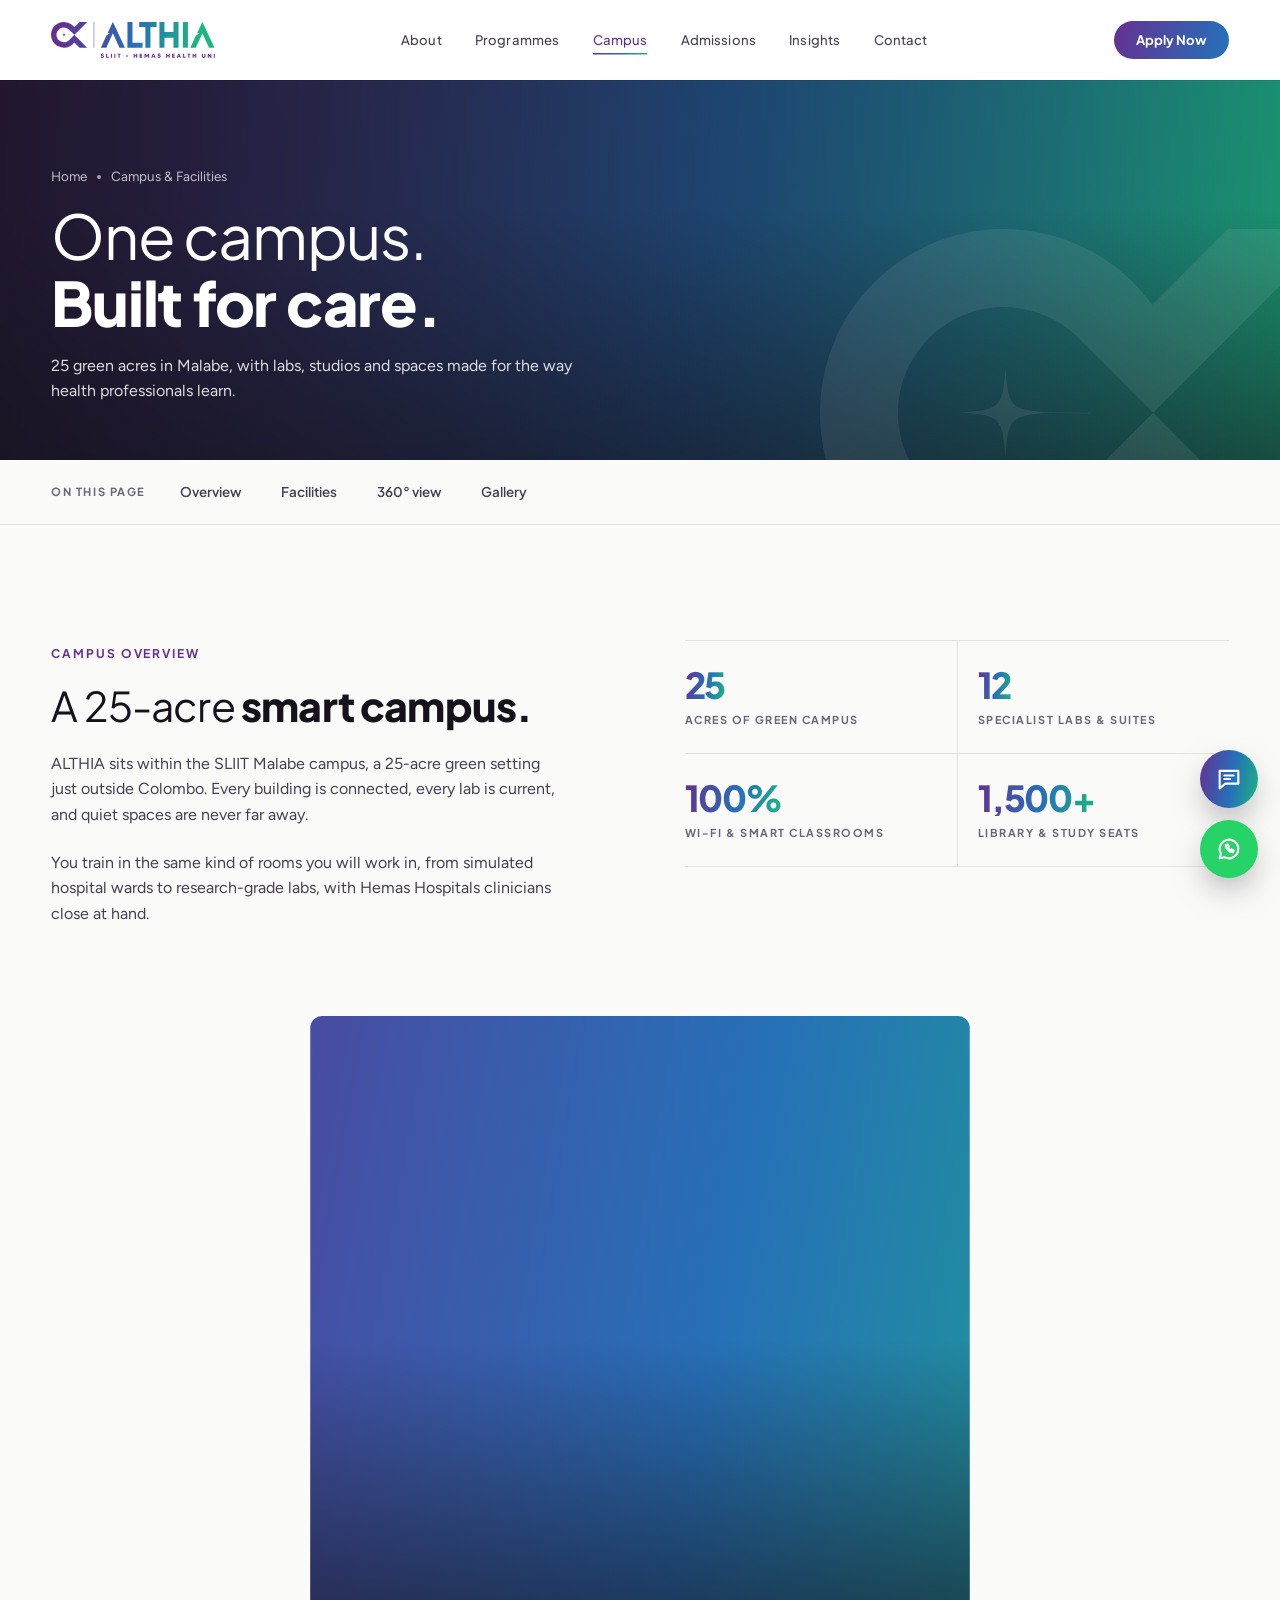
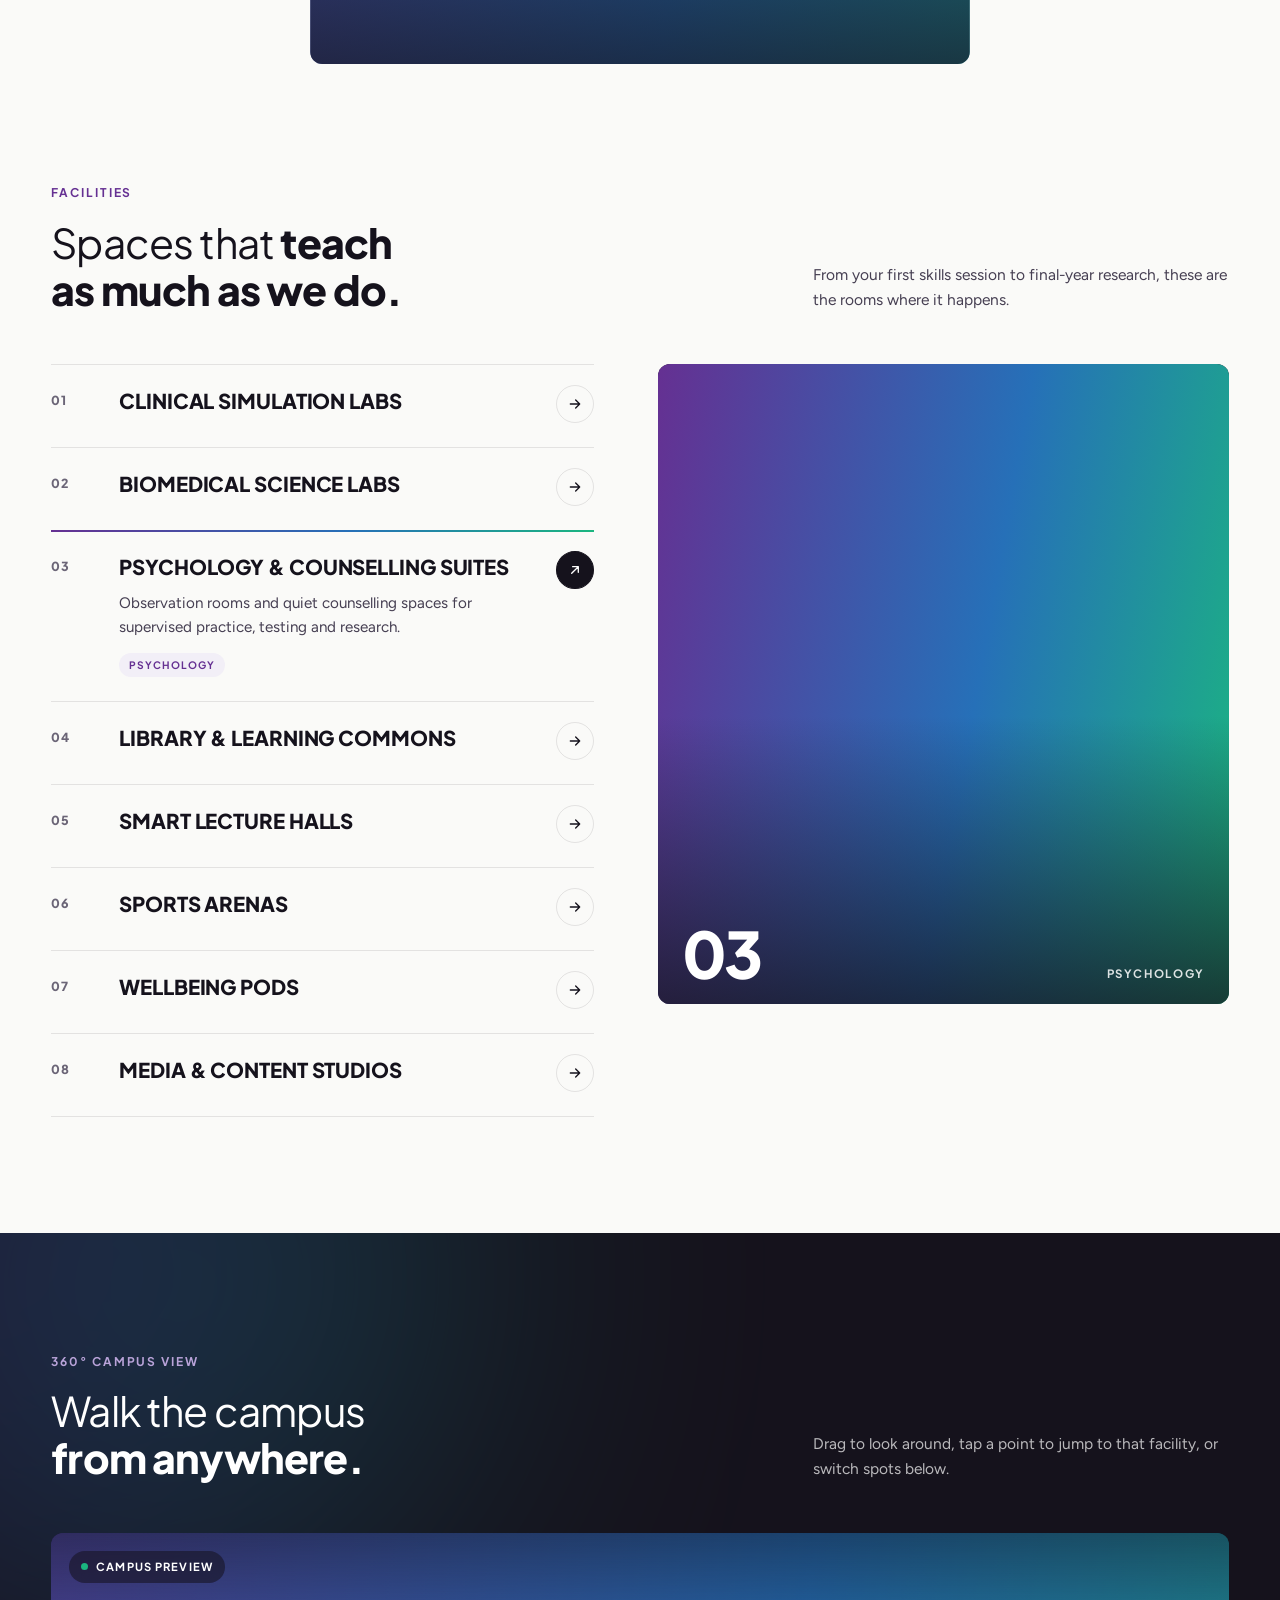
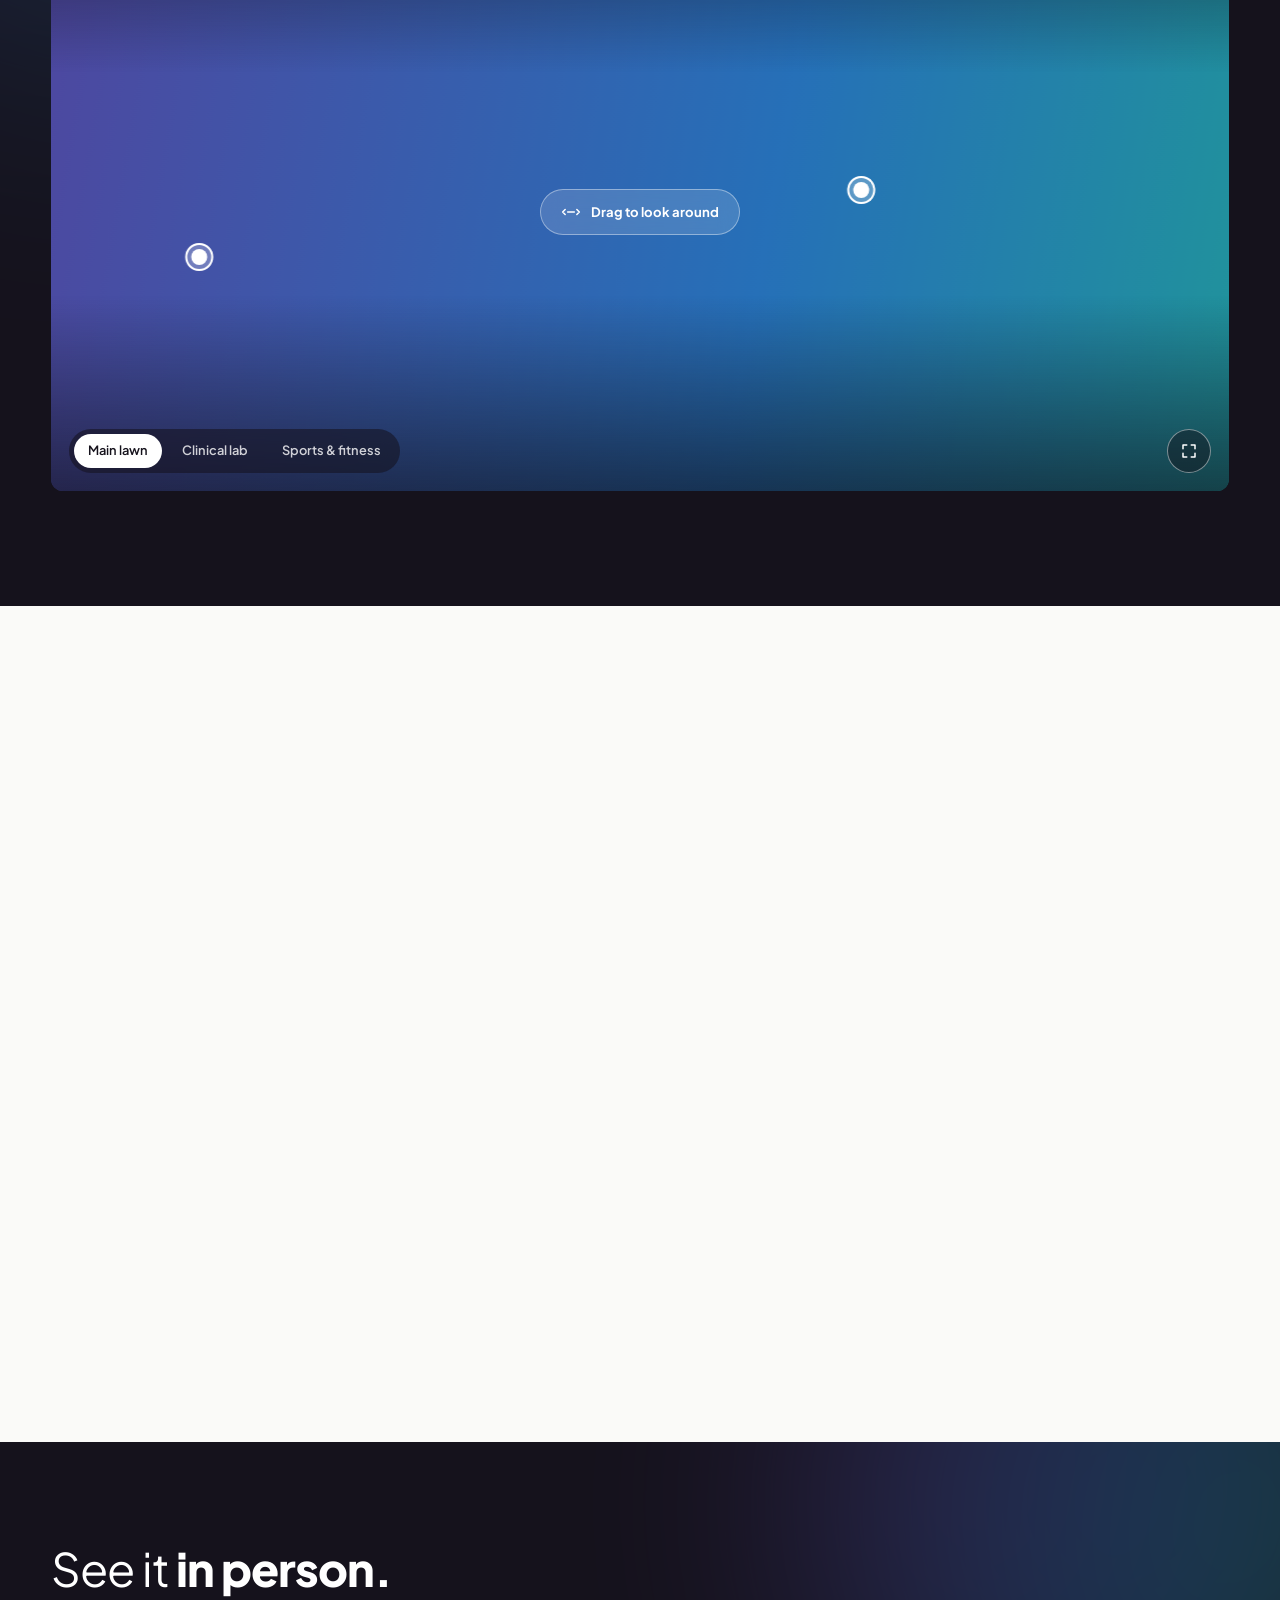
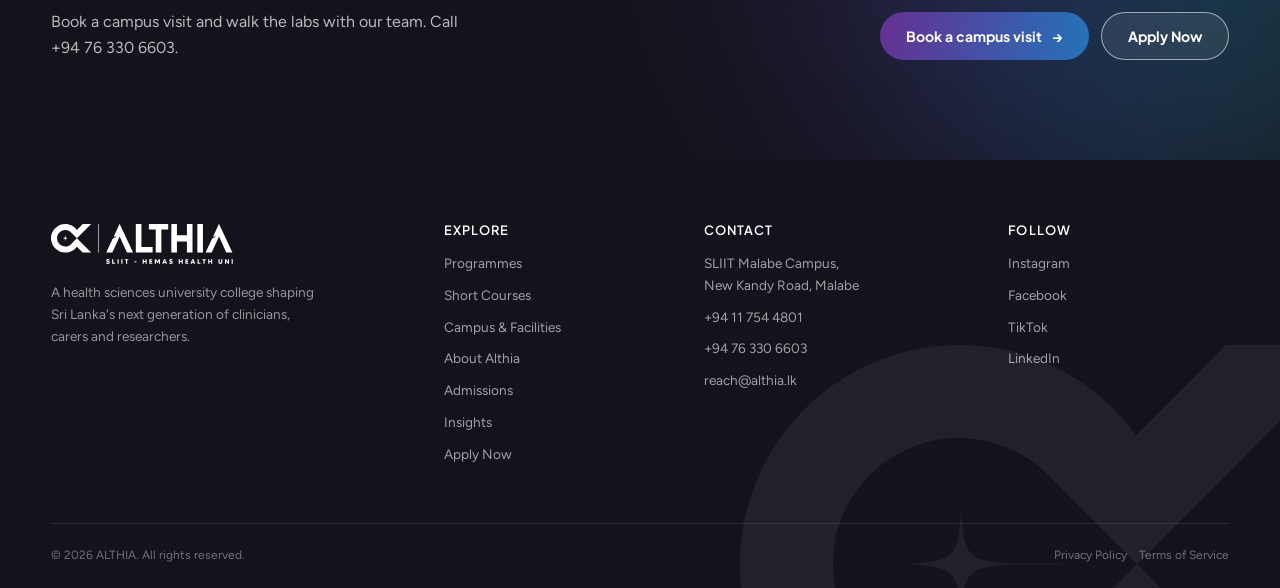
<file: althia-site-with-backend/campus-facilities.html>
<!doctype html>
<html lang="en">
<head>
<meta charset="utf-8">
<meta name="viewport" content="width=device-width, initial-scale=1">
<title>Campus &amp; Facilities | ALTHIA Health Uni</title>
<link rel="preconnect" href="https://fonts.googleapis.com">
<link rel="preconnect" href="https://fonts.gstatic.com" crossorigin>
<link href="https://fonts.googleapis.com/css2?family=Figtree:wght@400;500;600&family=Plus+Jakarta+Sans:wght@400;500;600;700;800&display=swap" rel="stylesheet">
<style>
/* Tokens taken from the "Homepage — Final Design" Figma frame */
:root{
  --bg:#FAFAF8; --white:#FFFFFF; --mist:#F2EFF7;
  --ink:#15121C; --ink2:#463F52; --ink3:#6B6577;
  --line:rgba(21,18,28,.10);
  --purple:#653092; --blue:#2670B8; --green:#1BB680;
  --grad:linear-gradient(100deg,#653092 0%,#2670B8 55%,#1BB680 100%);
  --gutter:clamp(16px,4vw,56px); --maxw:1328px;
  --r:12px;
  --display:'Plus Jakarta Sans',system-ui,-apple-system,'Segoe UI',sans-serif;
  --body:'Figtree',system-ui,-apple-system,'Segoe UI',sans-serif;
  --ease:cubic-bezier(.22,.8,.24,1);
  color-scheme:light;
}
*,*::before,*::after{box-sizing:border-box}
html{scroll-behavior:smooth;overflow-x:clip}
body{margin:0;background:var(--bg);color:var(--ink);font:400 1rem/1.6 var(--body);-webkit-font-smoothing:antialiased;overflow-x:clip}
body.lock{overflow:hidden}
h1,h2,h3,p,ul,ol,figure{margin:0;padding:0}
ul,ol{list-style:none}
a{color:inherit;text-decoration:none}
img,svg{max-width:100%}
button{font:inherit;color:inherit}
:focus-visible{outline:2px solid var(--blue);outline-offset:3px;border-radius:6px}
[id]{scroll-margin-top:150px}
.container{width:100%;max-width:calc(var(--maxw) + 2*var(--gutter));margin-inline:auto;padding-inline:var(--gutter)}
.eyebrow{font:700 .75rem/1 var(--display);letter-spacing:.16em;text-transform:uppercase;color:var(--purple)}
.mix{font:400 clamp(1.9rem,3.2vw,2.6rem)/1.15 var(--display);letter-spacing:-.02em;text-wrap:balance}
.mix b{font-weight:800}

/* image slots: filled by JS from the IMG map; gradient fallback if a photo fails */
[data-img]{background-color:#2a2433}
[data-img].noimg{background-image:var(--grad)!important}

/* ---------- header ---------- */
.hdr{position:fixed;inset:0 0 auto 0;z-index:50;height:80px;background:rgba(21,18,28,.27);-webkit-backdrop-filter:blur(14px);backdrop-filter:blur(14px);transition:background .4s}
.hdr.solid{background:rgba(21,18,28,.86)}
.hdr-in{height:100%;display:flex;align-items:center;justify-content:space-between;gap:24px}
.logo{display:block;line-height:0;color:#fff}
.logo svg{height:28px;width:auto}
.nav{display:flex;align-items:center;gap:clamp(18px,2.6vw,38px)}
.nav a{font:500 .82rem/1 var(--display);letter-spacing:.01em;color:rgba(255,255,255,.92);padding-block:8px;background:linear-gradient(#fff,#fff) left bottom/0 1.5px no-repeat;transition:background-size .4s var(--ease)}
.nav a:hover,.nav a[aria-current="page"]{background-size:100% 1.5px;color:#fff}
.btn{display:inline-flex;align-items:center;justify-content:center;gap:10px;height:38px;padding:0 22px;border-radius:999px;border:0;cursor:pointer;font:700 .82rem/1 var(--display);color:#fff;background:var(--grad);background-size:180% 100%;background-position:0 0;transition:background-position .6s var(--ease),box-shadow .5s var(--ease),transform .4s var(--ease);white-space:nowrap}
.btn:hover{background-position:100% 0;box-shadow:0 14px 30px -14px rgba(38,112,184,.8);transform:translateY(-1px)}
.btn.lg{height:48px;padding:0 26px;font-size:.88rem}
.btn .ar{transition:transform .4s var(--ease)}
.btn:hover .ar{transform:translateX(4px)}
.btn.ghost{background:rgba(255,255,255,.08);border:1px solid rgba(255,255,255,.55)}
.btn.ghost:hover{background:rgba(255,255,255,.18);box-shadow:none}
.menu-btn{display:none;width:42px;height:42px;border-radius:999px;border:1px solid rgba(255,255,255,.4);background:transparent;color:#fff;cursor:pointer;align-items:center;justify-content:center}
.menu-btn span,.menu-btn span::before,.menu-btn span::after{display:block;width:16px;height:1.5px;background:#fff;position:relative;transition:transform .3s}
.menu-btn span::before,.menu-btn span::after{content:"";position:absolute;left:0}
.menu-btn span::before{top:-5px}.menu-btn span::after{top:5px}
.hdr.open .menu-btn span{background:transparent}
.hdr.open .menu-btn span::before{transform:translateY(5px) rotate(45deg)}
.hdr.open .menu-btn span::after{transform:translateY(-5px) rotate(-45deg)}
@media (max-width:980px){
  .menu-btn{display:inline-flex}
  .hdr .btn{display:none}
  .nav{position:absolute;top:80px;left:0;right:0;flex-direction:column;align-items:stretch;gap:0;padding:8px var(--gutter) 20px;background:rgba(21,18,28,.96);display:none}
  .hdr.open .nav{display:flex}
  .nav a{padding:15px 0;border-bottom:1px solid rgba(255,255,255,.1);font-size:.95rem;background:none}
}

/* ---------- banner ---------- */
.ban{position:relative;height:clamp(360px,52vh,460px);display:flex;align-items:flex-end;color:#fff;overflow:hidden;background:var(--ink)}
.ban-img{position:absolute;inset:0;background:var(--img) center 50%/cover no-repeat;transform:scale(1.08);animation:kb 14s var(--ease) forwards}
@keyframes kb{to{transform:scale(1)}}
.ban::after{content:"";position:absolute;inset:0;background:linear-gradient(90deg,rgba(21,18,28,.85) 0%,rgba(21,18,28,.5) 50%,rgba(21,18,28,.2) 100%),linear-gradient(0deg,rgba(21,18,28,.55),transparent 55%)}
.emblem{position:absolute;right:-60px;bottom:-140px;width:min(520px,60vw);height:auto;color:#fff;opacity:.08;z-index:1;pointer-events:none}
.ban .container{position:relative;z-index:2;padding-top:80px;padding-bottom:clamp(36px,5vw,56px)}
.crumb{display:flex;align-items:center;gap:10px;font-size:.84rem;color:rgba(255,255,255,.72);margin-bottom:16px}
.crumb a:hover{color:#fff}
.crumb i{width:4px;height:4px;border-radius:50%;background:rgba(255,255,255,.6)}
.ban h1{font:400 clamp(2.4rem,4.8vw,3.9rem)/1.02 var(--display);letter-spacing:-.02em}
.ban h1 b{font-weight:800}
.ban h1 .ln{display:block;overflow:hidden;padding-bottom:.08em}
.ban h1 .ln>span{display:inline-block;transform:translateY(105%);animation:up 1s var(--ease) forwards}
.ban h1 .ln:nth-child(2)>span{animation-delay:.1s}
@keyframes up{to{transform:none}}
.ban p.sub{margin-top:14px;max-width:34rem;font-size:1rem;color:rgba(255,255,255,.85)}

/* ---------- sticky "on this page" bar ---------- */
.fieldnav{position:sticky;top:80px;z-index:30;background:rgba(250,250,248,.9);-webkit-backdrop-filter:blur(12px);backdrop-filter:blur(12px);border-bottom:1px solid var(--line)}
.fn-in{display:flex;align-items:center;gap:8px;height:64px;overflow-x:auto;scrollbar-width:none}
.fn-in::-webkit-scrollbar{display:none}
.fn-in .lbl{font:700 .7rem/1 var(--display);letter-spacing:.14em;text-transform:uppercase;color:var(--ink3);margin-right:10px;white-space:nowrap}
.fn-in a{display:inline-flex;align-items:center;height:38px;padding:0 16px;border-radius:999px;font:600 .84rem/1 var(--display);color:var(--ink2);white-space:nowrap;transition:color .3s,background .3s}
.fn-in a:hover{background:var(--mist);color:var(--ink)}
.fn-in a.on{color:#fff;background:var(--ink)}

/* ---------- shared section bits ---------- */
.sec{padding-block:clamp(72px,9vw,120px)}
.sec.white{background:var(--white)}
.sec-head{display:flex;align-items:flex-end;justify-content:space-between;gap:24px;flex-wrap:wrap;margin-bottom:clamp(32px,4vw,52px)}
.sec-head .mix{margin-top:14px;max-width:38rem}
.sec-head p.lead{max-width:26rem;color:var(--ink2);font-size:.97rem}
.tag{display:inline-flex;align-items:center;height:24px;padding:0 10px;border-radius:999px;font:700 .64rem/1 var(--display);letter-spacing:.1em;text-transform:uppercase;background:var(--mist);color:var(--purple)}
.go{width:44px;height:44px;border-radius:50%;border:1px solid var(--line);display:grid;place-items:center;flex:none;background:transparent;cursor:pointer;transition:background .4s,border-color .4s,color .4s,transform .5s var(--ease)}
.go svg{width:16px;height:16px}

/* ---------- 1. campus overview ---------- */
.ov-grid{display:grid;grid-template-columns:1fr 1fr;gap:clamp(40px,7vw,110px);align-items:start}
.ov-copy .mix{margin-top:16px}
.ov-copy p{margin-top:22px;max-width:32rem;color:var(--ink2)}
.stats{display:grid;grid-template-columns:1fr 1fr;border-top:1px solid var(--line)}
.stat{padding:26px 20px 26px 0;border-bottom:1px solid var(--line)}
.stat:nth-child(even){padding-left:20px;border-left:1px solid var(--line)}
.stat b{display:block;font:800 clamp(1.8rem,2.8vw,2.4rem)/1 var(--display);letter-spacing:-.04em;background:var(--grad);-webkit-background-clip:text;background-clip:text;color:transparent;width:fit-content}
.stat span{display:block;margin-top:10px;font:700 .68rem/1.3 var(--display);letter-spacing:.14em;text-transform:uppercase;color:var(--ink3)}
/* image box grows to full width on scroll */
.grow{margin-top:clamp(56px,7vw,96px);padding-inline:var(--gutter)}
.grow-box{--p:0;position:relative;max-width:calc(var(--maxw) + 2*var(--gutter));margin-inline:auto;height:clamp(320px,72vh,680px);border-radius:var(--r);overflow:hidden;clip-path:inset(0 calc((1 - var(--p)) * 22%) 0 calc((1 - var(--p)) * 22%) round var(--r));will-change:clip-path}
.grow-box .img{position:absolute;inset:-4% 0;background:var(--img) center/cover no-repeat;transform:scale(calc(1.15 - var(--p) * .15))}
.grow-box::after{content:"";position:absolute;inset:auto 0 0 0;height:50%;background:linear-gradient(0deg,rgba(21,18,28,.7),transparent)}
.grow-cap{position:absolute;left:clamp(20px,3vw,40px);right:clamp(20px,3vw,40px);bottom:clamp(20px,3vw,36px);z-index:1;display:flex;justify-content:space-between;align-items:flex-end;gap:20px;flex-wrap:wrap;color:#fff;opacity:calc(var(--p) * 1.4 - .3)}
.grow-cap h3{font:800 clamp(1.4rem,2.6vw,2.2rem)/1.05 var(--display);text-transform:uppercase;letter-spacing:-.02em;max-width:22ch}
.grow-cap .pins{display:flex;flex-wrap:wrap;gap:8px}
.grow-cap .pins span{display:inline-flex;align-items:center;gap:8px;height:34px;padding:0 14px;border-radius:999px;background:rgba(255,255,255,.14);border:1px solid rgba(255,255,255,.35);-webkit-backdrop-filter:blur(8px);backdrop-filter:blur(8px);font:600 .78rem/1 var(--display)}
.grow-cap .pins i{width:6px;height:6px;border-radius:50%;background:var(--green)}
@media (max-width:860px){.ov-grid{grid-template-columns:1fr}.grow-box{clip-path:inset(0 round var(--r))}.grow-box .img{transform:none}.grow-cap{opacity:1}}

/* ---------- 2. facilities ---------- */
.fac-wrap{display:grid;grid-template-columns:1fr 1.05fr;gap:clamp(36px,5vw,80px);align-items:start}
.fac-list{border-top:1px solid var(--line);counter-reset:f}
.fac{position:relative;display:grid;grid-template-columns:52px 1fr auto;gap:0 16px;align-items:start;width:100%;padding:24px 0;border:0;border-bottom:1px solid var(--line);background:none;text-align:left;cursor:pointer}
.fac::before{content:"";position:absolute;left:0;top:-1px;height:2px;width:100%;background:var(--grad);transform:scaleX(0);transform-origin:left;transition:transform .7s var(--ease)}
.fac.on::before{transform:none}
.fac .n{font:800 .78rem/1.9 var(--display);letter-spacing:.06em;color:var(--ink3)}
.fac h3{font:800 clamp(1.08rem,1.6vw,1.32rem)/1.25 var(--display);text-transform:uppercase;letter-spacing:-.005em;transition:color .4s}
.fac .more{display:grid;grid-template-rows:0fr;transition:grid-template-rows .6s var(--ease)}
.fac .more>div{overflow:hidden}
.fac p{padding-top:10px;max-width:30rem;color:var(--ink2);font-size:.95rem}
.fac .chips{display:flex;flex-wrap:wrap;gap:6px;padding-top:14px}
.fac .mimg{display:none}
.fac .go{width:38px;height:38px;margin-top:-4px}
.fac:hover h3{color:var(--purple)}
.fac.on h3{color:var(--ink)}
.fac.on .more{grid-template-rows:1fr}
.fac.on .go{background:var(--ink);border-color:var(--ink);color:#fff;transform:rotate(-45deg)}
.fac-media{position:sticky;top:168px;height:min(640px,calc(100vh - 200px));border-radius:var(--r);overflow:hidden;background:var(--ink)}
.fac-media .slide{position:absolute;inset:0;background:var(--img) center/cover no-repeat;opacity:0;transform:scale(1.06);transition:opacity .8s var(--ease),transform 1.6s var(--ease)}
.fac-media .slide.on{opacity:1;transform:none}
.fac-media::after{content:"";position:absolute;inset:auto 0 0 0;height:45%;background:linear-gradient(0deg,rgba(21,18,28,.75),transparent);pointer-events:none}
.fm-cap{position:absolute;left:24px;right:24px;bottom:22px;z-index:1;display:flex;align-items:flex-end;justify-content:space-between;gap:16px;color:#fff}
.fm-cap b{font:800 clamp(3rem,5vw,4.4rem)/.9 var(--display);letter-spacing:-.05em}
.fm-cap span{font:700 .72rem/1.4 var(--display);letter-spacing:.14em;text-transform:uppercase;text-align:right;opacity:.85;max-width:16rem}
@media (max-width:860px){
  .fac-wrap{grid-template-columns:1fr}
  .fac-media{display:none}
  .fac .mimg{display:block;margin-top:16px;aspect-ratio:16/10;border-radius:var(--r);background:var(--img) center/cover no-repeat}
}

/* ---------- 3. 360 view ---------- */
.tour{position:relative;overflow:hidden;background:var(--ink);color:#fff}
.tour::before{content:"";position:absolute;width:720px;height:720px;left:-260px;top:-320px;border-radius:50%;background:var(--grad);filter:blur(140px);opacity:.28}
.tour .container{position:relative}
.tour .eyebrow{color:#B9A3D9}
.tour .sec-head p.lead{color:rgba(255,255,255,.7)}
.pano{position:relative;height:clamp(380px,62vh,620px);border-radius:var(--r);overflow:hidden;cursor:grab;touch-action:pan-y;user-select:none;-webkit-user-select:none;background:#0d0b12}
.pano.drag{cursor:grabbing}
.pano-in{position:absolute;top:0;left:0;height:100%;width:180%;will-change:transform}
.pano-in .scene{position:absolute;inset:0;background:var(--img) center/cover no-repeat;opacity:0;transition:opacity .8s var(--ease)}
.pano-in .scene.on{opacity:1}
.pano::after{content:"";position:absolute;inset:0;background:linear-gradient(0deg,rgba(13,11,18,.6),transparent 35%,transparent 75%,rgba(13,11,18,.45));pointer-events:none}
.hot{position:absolute;z-index:2;transform:translate(-50%,-50%);display:none;align-items:center;gap:10px;border:0;background:none;color:#fff;cursor:pointer;padding:0}
.hot.on{display:inline-flex}
.hot i{position:relative;width:16px;height:16px;border-radius:50%;background:#fff;box-shadow:0 0 0 6px rgba(255,255,255,.25)}
.hot i::after{content:"";position:absolute;inset:-6px;border-radius:50%;border:2px solid #fff;animation:ping 2s var(--ease) infinite}
@keyframes ping{from{transform:scale(1);opacity:.8}to{transform:scale(2.2);opacity:0}}
.hot span{height:32px;display:inline-flex;align-items:center;padding:0 12px;border-radius:999px;background:rgba(21,18,28,.6);-webkit-backdrop-filter:blur(8px);backdrop-filter:blur(8px);font:700 .74rem/1 var(--display);white-space:nowrap;opacity:0;transform:translateX(-6px);transition:opacity .3s,transform .4s var(--ease)}
.hot:hover span,.hot:focus-visible span{opacity:1;transform:none}
.p-badge{position:absolute;left:18px;top:18px;z-index:3;display:inline-flex;align-items:center;gap:8px;height:32px;padding:0 12px;border-radius:999px;background:rgba(21,18,28,.55);-webkit-backdrop-filter:blur(8px);backdrop-filter:blur(8px);font:700 .7rem/1 var(--display);letter-spacing:.1em;text-transform:uppercase}
.p-badge i{width:7px;height:7px;border-radius:50%;background:var(--green)}
.p-hint{white-space:nowrap;position:absolute;left:50%;top:50%;z-index:3;transform:translate(-50%,-50%);display:inline-flex;align-items:center;gap:10px;height:46px;padding:0 20px;border-radius:999px;background:rgba(255,255,255,.14);border:1px solid rgba(255,255,255,.4);-webkit-backdrop-filter:blur(10px);backdrop-filter:blur(10px);font:700 .82rem/1 var(--display);pointer-events:none;transition:opacity .5s}
.p-hint svg{width:20px;height:20px;animation:sway 2.4s ease-in-out infinite}
@keyframes sway{0%,100%{transform:translateX(-5px)}50%{transform:translateX(5px)}}
.pano.used .p-hint{opacity:0}
.p-bar{position:absolute;left:18px;right:18px;bottom:18px;z-index:3;display:flex;align-items:center;justify-content:space-between;gap:12px;flex-wrap:wrap}
.scenes{display:flex;gap:6px;padding:5px;border-radius:999px;background:rgba(21,18,28,.55);-webkit-backdrop-filter:blur(8px);backdrop-filter:blur(8px);overflow-x:auto;scrollbar-width:none;max-width:100%}
.scenes button{height:34px;padding:0 14px;border:0;border-radius:999px;background:transparent;color:rgba(255,255,255,.8);cursor:pointer;font:600 .8rem/1 var(--display);white-space:nowrap;transition:background .3s,color .3s}
.scenes button:hover{color:#fff}
.scenes button.on{background:#fff;color:var(--ink)}
.p-fs{width:44px;height:44px;border-radius:50%;border:1px solid rgba(255,255,255,.45);background:rgba(21,18,28,.45);color:#fff;cursor:pointer;display:grid;place-items:center}
.p-fs svg{width:18px;height:18px}
.pano:fullscreen{border-radius:0;height:100vh}

/* ---------- 4. gallery (drag carousel) ---------- */
.gal-nav{display:flex;align-items:center;gap:14px}
.gal-nav .ct{font:700 .8rem/1 var(--display);letter-spacing:.06em;color:var(--ink3);min-width:5ch;text-align:right}
.gal-nav .go:hover{background:var(--ink);border-color:var(--ink);color:#fff}
.gal-nav .go.prev svg{transform:rotate(180deg)}
.gal{overflow:hidden;cursor:none;touch-action:pan-y;user-select:none;-webkit-user-select:none}
.gal-track{display:flex;gap:16px;padding-left:max(var(--gutter),calc((100vw - var(--maxw))/2));padding-right:var(--gutter);will-change:transform;width:max-content}
.gi{flex:none;width:clamp(240px,26vw,380px)}
.gi.wide{width:clamp(300px,40vw,580px)}
.gi .ph{height:clamp(300px,34vw,460px);border-radius:var(--r);overflow:hidden;position:relative}
.gi .ph div{position:absolute;inset:0;background:var(--img) center/cover no-repeat;transition:transform 1s var(--ease)}
.gi:hover .ph div{transform:scale(1.05)}
.gi figcaption{display:flex;justify-content:space-between;gap:12px;padding-top:14px;font:700 .9rem/1.3 var(--display)}
.gi figcaption span{font:600 .74rem/1.3 var(--display);letter-spacing:.12em;text-transform:uppercase;color:var(--ink3)}
.dcur{position:fixed;left:0;top:0;z-index:60;width:88px;height:88px;margin:-44px 0 0 -44px;border-radius:50%;background:var(--grad);color:#fff;display:grid;place-items:center;font:800 .74rem/1 var(--display);letter-spacing:.14em;text-transform:uppercase;pointer-events:none;transform:scale(0);transition:transform .35s var(--ease)}
.dcur.on{transform:scale(1)}
.dcur.down{transform:scale(.82)}
@media (hover:none){.gal{cursor:grab}.dcur{display:none}}

/* lightbox */
.lb{position:fixed;inset:0;z-index:100;display:grid;place-items:center;padding:clamp(16px,4vw,48px);background:rgba(13,11,18,.94);visibility:hidden;opacity:0;transition:opacity .4s,visibility .4s}
.lb.open{visibility:visible;opacity:1}
.lb figure{width:min(1200px,100%);color:#fff}
.lb .lb-img{width:100%;height:min(76vh,780px);border-radius:var(--r);background:var(--img) center/contain no-repeat}
.lb figcaption{display:flex;justify-content:space-between;gap:16px;padding-top:16px;font:700 .95rem/1.3 var(--display)}
.lb figcaption span{color:rgba(255,255,255,.55);font-weight:600}
.lb button{position:absolute;width:48px;height:48px;border-radius:50%;border:1px solid rgba(255,255,255,.4);background:rgba(255,255,255,.06);color:#fff;cursor:pointer;display:grid;place-items:center}
.lb button svg{width:18px;height:18px}
.lb .x{top:20px;right:20px}
.lb .lp{left:20px;top:50%;transform:translateY(-50%)}
.lb .lp svg{transform:rotate(180deg)}
.lb .ln{right:20px;top:50%;transform:translateY(-50%)}
@media (max-width:640px){.lb .lp,.lb .ln{top:auto;bottom:20px;transform:none}}

/* ---------- apply band ---------- */
.cta{position:relative;overflow:hidden;background:var(--ink);color:#fff;padding-block:clamp(64px,8vw,100px)}
.cta::before{content:"";position:absolute;width:640px;height:640px;right:-160px;top:-260px;border-radius:50%;background:var(--grad);filter:blur(120px);opacity:.35}
.cta .container{position:relative;display:flex;align-items:flex-end;justify-content:space-between;gap:32px;flex-wrap:wrap}
.cta .mix{font-size:clamp(2rem,3.6vw,3rem)}
.cta p{margin-top:14px;color:rgba(255,255,255,.7);max-width:30rem}
.cta .acts{display:flex;gap:12px;flex-wrap:wrap}
.cta+.ftr{border-top:1px solid rgba(255,255,255,.08)}

/* ---------- footer ---------- */
.ftr{position:relative;background:var(--ink);color:#fff;overflow:hidden;padding-top:64px}
.ftr .emblem{right:-80px;bottom:-200px;width:620px;opacity:.06}
.ftr-grid{position:relative;z-index:1;display:grid;grid-template-columns:1.6fr 1fr 1.2fr 1fr;gap:40px}
.ftr .logo svg{height:20px}
.ftr p.pitch{margin-top:18px;max-width:17rem;font-size:.85rem;line-height:1.6;color:rgba(255,255,255,.55)}
.ftr h4{margin:0 0 16px;font:600 .8rem/1 var(--display);letter-spacing:.08em;text-transform:uppercase}
.ftr li{margin-bottom:10px;font-size:.85rem;color:rgba(255,255,255,.6)}
.ftr li a{transition:color .3s}
.ftr li a:hover{color:#fff}
.ftr-base{position:relative;z-index:1;margin-top:48px;padding-block:22px;border-top:1px solid rgba(255,255,255,.1);display:flex;justify-content:space-between;flex-wrap:wrap;gap:8px 24px;font-size:.75rem;color:rgba(255,255,255,.4)}
.ftr-base a:hover{color:#fff}
@media (max-width:860px){.ftr-grid{grid-template-columns:1fr 1fr}}
@media (max-width:520px){.ftr-grid{grid-template-columns:1fr}}

.rv{opacity:0;transform:translateY(26px);transition:opacity .9s var(--ease),transform .9s var(--ease)}
.rv.in{opacity:1;transform:none}
.rv.d1{transition-delay:.08s}.rv.d2{transition-delay:.16s}
@media (prefers-reduced-motion:reduce){
  html{scroll-behavior:auto}
  *,*::before,*::after{animation:none!important;transition-duration:.01ms!important}
  .rv{opacity:1;transform:none}
  .ban h1 .ln>span{transform:none}
  .grow-box{clip-path:inset(0 round 12px)}.grow-cap{opacity:1}
}
</style>
<link rel="stylesheet" href="assets/v4.css">
</head>
<body>

<svg width="0" height="0" style="position:absolute" aria-hidden="true">
  <defs>
    <symbol id="logo" viewBox="0 0 485 77"><g fill="currentColor">
      <path d="M128.13 0.01H126.62V76.32H128.13V0.01Z"/>
      <path d="M107.24 76.33H84.69L69.01 60.64C62.07 70.15 50.84 76.33 38.16 76.33C16.99 76.33 -0.16 59.08 0 37.88C0.16 16.94 17.39 -0.08 38.34 0.01C50.95 0.07 62.12 6.25 69.02 15.73L84.71 0.01H107.29L75.75 31.61L69.18 38.19L57.89 26.88L54.24 23.22C50.09 18.76 44.12 16.03 37.51 16.22C25.91 16.56 16.5 26.02 16.21 37.62C15.91 49.99 25.85 60.12 38.16 60.12C44.1 60.12 49.49 57.76 53.44 53.93H53.47L57.89 49.5L69.18 38.19L75.74 44.77L107.23 76.33H107.24Z"/>
      <path d="M38.52 28.8C37.94 37.11 37.48 37.58 29.16 38.15C37.47 38.73 37.94 39.19 38.51 47.51C39.06 39.58 39.52 38.79 46.77 38.24L56.03 38.32C56.03 38.32 56.11 38.28 56.11 38.24C56.11 38.2 56.07 38.16 56.03 38.16L46.77 38.08C39.52 37.52 39.07 36.73 38.53 28.8H38.52Z"/>
      <path d="M271.37 61.45V76.3H226.53V0H241.48V61.44H271.37V61.45Z"/>
      <path d="M312.97 14.82H294.7V76.31H279.71V14.82H261.4V0.01H312.97V14.82Z"/>
      <path d="M377.88 0.01V76.31H362.98V46.51H336.27V76.31H321.37V0.01H336.27V29.76H362.98V0.01H377.88Z"/>
      <path d="M390.8 0.01H405.75V76.31H390.8V0.01Z"/>
      <path d="M183.54 0.1H183.07L167.59 33.32H175.34L164.65 39.63L147.56 76.31H163.7L174.26 53.2L183.35 33.32L192.39 53.2L198.2 65.93L202.91 76.31H219.1L183.54 0.1Z"/>
      <path d="M448.84 0.1H448.38L432.9 33.32H440.64L429.95 39.63L412.86 76.31H429L439.57 53.2L448.65 33.32L457.69 53.2L463.51 65.93L468.21 76.31H484.4L448.84 0.1Z"/>
    </g></symbol>
    <symbol id="emblem" viewBox="0 0 108 77"><g fill="currentColor">
      <path d="M107.24 76.31H84.69L69.01 60.62C62.07 70.13 50.84 76.31 38.16 76.31C16.99 76.31 -.16 59.07 0 37.87C.16 16.92 17.4-.1 38.34 0C50.95.06 62.12 6.24 69.02 15.72L84.71 0H107.29L75.75 31.6L69.18 38.18L57.89 26.87L54.24 23.21C50.09 18.75 44.12 16.02 37.51 16.21C25.91 16.55 16.5 26.01 16.21 37.61C15.91 49.98 25.85 60.11 38.16 60.11C44.1 60.11 49.49 57.75 53.44 53.92H53.47L57.89 49.49L69.18 38.18L75.74 44.76L107.23 76.32Z"/>
      <path d="M38.52 28.78C37.94 37.09 37.48 37.56 29.16 38.13C37.47 38.71 37.94 39.17 38.51 47.49C39.06 39.56 39.52 38.77 46.77 38.22L56.03 38.3C56.11 38.26 56.07 38.14 56.03 38.14L46.77 38.06C39.52 37.5 39.07 36.71 38.53 28.78Z"/>
    </g></symbol>
    <symbol id="arrow" viewBox="0 0 24 24"><path d="M5 12h14M13 6l6 6-6 6" fill="none" stroke="currentColor" stroke-width="2" stroke-linecap="round" stroke-linejoin="round"/></symbol>
  </defs>
</svg>

<header class="hdr" id="hdr">
  <div class="container hdr-in">
    <a class="logo" href="index.html" aria-label="ALTHIA home"><img src="assets/img/althia-logo.svg" alt="ALTHIA — SLIIT-Hemas Health Uni"></a>
    <nav class="nav" id="nav" aria-label="Main">
      <a href="about-us.html">About</a>
      <a href="programmes.html">Programmes</a>
      <a href="campus-facilities.html" aria-current="page">Campus</a>
      <a href="admissions.html">Admissions</a>
      <a href="insights.html">Insights</a>
      <a href="contact.html">Contact</a>
    </nav>
    <a class="btn" href="https://apply.sliit.lk/" target="_blank" rel="noopener">Apply Now</a>
    <button class="menu-btn" id="menuBtn" aria-label="Menu" aria-expanded="false"><span></span></button>
  </div>
</header>

<main id="top">

<!-- BANNER -->
<section class="ban">
  <div class="ban-img" data-img="banner" role="img" aria-label="Aerial view of the ALTHIA campus surrounded by greenery"></div>
  <svg class="emblem" viewBox="0 0 108 77" aria-hidden="true"><use href="#emblem"/></svg>
  <div class="container">
    <nav class="crumb" aria-label="Breadcrumb"><a href="index.html">Home</a><i></i><span>Campus &amp; Facilities</span></nav>
    <h1><span class="ln"><span>One campus.</span></span><span class="ln"><span><b>Built for care.</b></span></span></h1>
    <p class="sub">25 green acres in Malabe, with labs, studios and spaces made for the way health professionals learn.</p>
  </div>
</section>

<!-- ON THIS PAGE -->
<nav class="fieldnav" aria-label="On this page">
  <div class="container fn-in" id="fieldNav">
    <span class="lbl">On this page</span>
    <a href="#overview">Overview</a>
    <a href="#facilities">Facilities</a>
    <a href="#tour">360° view</a>
    <a href="#gallery">Gallery</a>
  </div>
</nav>

<!-- 1. CAMPUS OVERVIEW -->
<section class="sec" id="overview" style="padding-bottom:0">
  <div class="container ov-grid">
    <div class="ov-copy rv">
      <span class="eyebrow">Campus overview</span>
      <h2 class="mix">A 25-acre <b>smart campus.</b></h2>
      <p>ALTHIA sits within the SLIIT Malabe campus, a 25-acre green setting just outside Colombo. Every building is connected, every lab is current, and quiet spaces are never far away.</p>
      <p>You train in the same kind of rooms you will work in, from simulated hospital wards to research-grade labs, with Hemas Hospitals clinicians close at hand.</p>
    </div>
    <div class="stats rv d1">
      <div class="stat"><b>25</b><span>Acres of green campus</span></div>
      <div class="stat"><b>12</b><span>Specialist labs &amp; suites</span></div>
      <div class="stat"><b>100%</b><span>Wi-Fi &amp; smart classrooms</span></div>
      <div class="stat"><b>1,500+</b><span>Library &amp; study seats</span></div>
    </div>
  </div>
  <div class="grow">
    <div class="grow-box" id="growBox">
      <div class="img" data-img="overview" role="img" aria-label="Campus buildings and green lawns"></div>
      <div class="grow-cap">
        <h3>Green, connected and close to Colombo</h3>
        <div class="pins"><span><i></i>New Kandy Road, Malabe</span><span><i></i>Hemas Hospitals nearby</span></div>
      </div>
    </div>
  </div>
</section>

<!-- 2. FACILITIES -->
<section class="sec" id="facilities">
  <div class="container">
    <div class="sec-head rv">
      <div><span class="eyebrow">Facilities</span><h2 class="mix">Spaces that <b>teach as much as we do.</b></h2></div>
      <p class="lead">From your first skills session to final-year research, these are the rooms where it happens.</p>
    </div>
    <div class="fac-wrap">
      <div class="fac-list" id="facList"></div>
      <div class="fac-media" id="facMedia" aria-hidden="true">
        <div class="fm-cap"><b id="fmNum">01</b><span id="fmUse"></span></div>
      </div>
    </div>
  </div>
</section>

<!-- 3. 360 VIEW -->
<section class="sec tour" id="tour">
  <div class="container">
    <div class="sec-head rv">
      <div><span class="eyebrow">360° campus view</span><h2 class="mix">Walk the campus <b>from anywhere.</b></h2></div>
      <p class="lead">Drag to look around, tap a point to jump to that facility, or switch spots below.</p>
    </div>
    <div class="pano rv d1" id="pano" aria-label="Interactive campus view. Drag to look around.">
      <div class="pano-in" id="panoIn"></div>
      <span class="p-badge"><i></i>Campus preview</span>
      <span class="p-hint"><svg viewBox="0 0 24 24" fill="none" stroke="currentColor" stroke-width="1.8" stroke-linecap="round" stroke-linejoin="round"><path d="M8 12h8M5 9l-3 3 3 3M19 9l3 3-3 3"/></svg>Drag to look around</span>
      <div class="p-bar">
        <div class="scenes" id="scenes" role="tablist" aria-label="Campus spots"></div>
        <button class="p-fs" id="panoFs" aria-label="Full screen"><svg viewBox="0 0 24 24" fill="none" stroke="currentColor" stroke-width="2" stroke-linecap="round" stroke-linejoin="round"><path d="M4 9V4h5M20 9V4h-5M4 15v5h5M20 15v5h-5"/></svg></button>
      </div>
    </div>
  </div>
</section>

<!-- 4. GALLERY -->
<section class="sec" id="gallery">
  <div class="container">
    <div class="sec-head rv">
      <div><span class="eyebrow">Campus gallery · Photos &amp; videos</span><h2 class="mix">A day <b>on campus.</b></h2></div>
      <div class="gal-nav"><div class="v4-chips" id="galTabs" role="tablist" aria-label="Gallery type"><button class="on" data-t="img" role="tab" aria-selected="true">Images</button><button data-t="vid" role="tab" aria-selected="false">Videos</button></div>
        <span class="ct" id="galCt">01 / 08</span>
        <button class="go prev" id="galPrev" aria-label="Previous photos"><svg><use href="#arrow"/></svg></button>
        <button class="go" id="galNext" aria-label="Next photos"><svg><use href="#arrow"/></svg></button>
      </div>
    </div>
  </div>
  <div class="gal rv d1" id="gal"><div class="gal-track" id="galTrack"></div></div>
</section>

<!-- APPLY BAND -->
<section class="cta">
  <div class="container">
    <div class="rv">
      <h2 class="mix">See it <b>in person.</b></h2>
      <p>Book a campus visit and walk the labs with our team. Call <span style="white-space:nowrap">+94 76 330 6603</span>.</p>
    </div>
    <div class="acts rv d1">
      <a class="btn lg" href="contact.html?topic=visit#enquire">Book a campus visit <span class="ar">&rarr;</span></a>
      <a class="btn lg ghost" href="https://apply.sliit.lk/" target="_blank" rel="noopener">Apply Now</a>
    </div>
  </div>
</section>

</main>

<div class="dcur" id="dcur" aria-hidden="true">Drag</div>

<div class="lb" id="lb" aria-hidden="true" role="dialog" aria-modal="true" aria-label="Photo viewer">
  <button class="x" data-lb="x" aria-label="Close"><svg viewBox="0 0 24 24"><path d="M6 6l12 12M18 6L6 18" fill="none" stroke="currentColor" stroke-width="2" stroke-linecap="round"/></svg></button>
  <button class="lp" data-lb="p" aria-label="Previous"><svg><use href="#arrow"/></svg></button>
  <figure><div class="lb-img" id="lbImg"></div><figcaption><b id="lbT"></b><span id="lbN"></span></figcaption></figure>
  <button class="ln" data-lb="n" aria-label="Next"><svg><use href="#arrow"/></svg></button>
</div>

<footer class="ftr" id="contact">
  <svg class="emblem" viewBox="0 0 108 77" aria-hidden="true"><use href="#emblem"/></svg>
  <div class="container">
    <div class="ftr-grid">
      <div>
        <a class="logo" href="index.html" aria-label="ALTHIA home"><img src="assets/img/althia-logo-white.svg" alt="ALTHIA — SLIIT-Hemas Health Uni"></a>
        <p class="pitch">A health sciences university college shaping Sri Lanka's next generation of clinicians, carers and researchers.</p>
      </div>
      <div>
        <h4>Explore</h4>
        <ul><li><a href="programmes.html">Programmes</a></li><li><a href="short-courses.html">Short Courses</a></li><li><a href="campus-facilities.html">Campus &amp; Facilities</a></li><li><a href="about-us.html">About Althia</a></li><li><a href="admissions.html">Admissions</a></li><li><a href="insights.html">Insights</a></li><li><a href="https://apply.sliit.lk/" target="_blank" rel="noopener">Apply Now</a></li></ul>
      </div>
      <div>
        <h4>Contact</h4>
        <ul><li>SLIIT Malabe Campus,<br>New Kandy Road, Malabe</li><li>+94 11 754 4801</li><li>+94 76 330 6603</li><li>reach@althia.lk</li></ul>
      </div>
      <div>
        <h4>Follow</h4>
        <ul><li><a href="https://www.instagram.com/althia_lk" target="_blank" rel="noopener">Instagram</a></li><li><a href="https://www.facebook.com/profile.php?id=61585632940458" target="_blank" rel="noopener">Facebook</a></li><li><a href="https://www.tiktok.com/@sliit_hemas" target="_blank" rel="noopener">TikTok</a></li><li><a href="https://www.linkedin.com/company/sliit-hemas-allied-health-institute/" target="_blank" rel="noopener">LinkedIn</a></li></ul>
      </div>
    </div>
    <div class="ftr-base"><span>&copy; 2026 ALTHIA. All rights reserved.</span><span><a href="#soon" data-soon>Privacy Policy</a>&nbsp;&nbsp;&nbsp;&nbsp;<a href="#soon" data-soon>Terms of Service</a></span></div>
  </div>
</footer>

<script>
/* =====================================================================
   IMAGES — one place to swap photos.
   Placeholders are free Unsplash photos. To use your own, replace a value
   with a relative path, e.g.  banner: 'images/campus/01-banner.jpg'
   ===================================================================== */
function U(id,w){return 'https://images.unsplash.com/photo-'+id+'?auto=format&fit=crop&w='+(w||1800)+'&q=80'}
var IMG={
  /* banner + overview */
  banner:   U('1788591462308-8b546246a2de',2200), /* 01 aerial campus in greenery */
  overview: U('1510758588288-aa8cf9445f5b',2200), /* 02 wide campus / lawns */
  /* facilities */
  f_sim:    U('1783519890730-3436fd0bf965'),      /* 03 clinical simulation lab */
  f_bio:    U('1614935151651-0bea6508db6b'),      /* 04 biomedical science lab */
  f_psy:    U('1706968983809-36cb29a3d56b'),      /* 05 psychology & counselling suite */
  f_lib:    U('1564981797816-1043664bf78d'),      /* 06 library & learning commons */
  f_lec:    U('1758270705067-0d7edee57af0'),      /* 07 smart lecture hall */
  f_sport:  U('1775993167393-f2add1f8eec2'),      /* 08 indoor sports arena */
  f_well:   U('1758970081655-a9c08d367e68'),      /* 09 wellbeing pod */
  f_studio: U('1478737270239-2f02b77fc618'),      /* 10 media studio */
  /* 360 view scenes (replace with real 360 tour later) */
  p_lawn:   U('1767855017537-0c7c74f50ba9',2800), /* 11 main lawn / campus */
  p_lab:    U('1645684996558-561e6c914e3e',2800), /* 12 clinical lab wide */
  p_sport:  U('1761971976282-b2bb051a5474',2800), /* 13 sports & fitness wide */
  /* gallery */
  g1: U('1707960572634-8b7649870d95'), /* 14 students on the lawn */
  g2: U('1602052577122-f73b9710adba'), /* 15 lab bench */
  g3: U('1770215624975-12e0db0b83ec'), /* 16 CPR practice */
  g4: U('1683319598210-d70486f2f996'), /* 17 library study */
  g5: U('1567880905822-56f8e06fe630'), /* 18 cafe / student hub */
  g6: U('1758270704286-83476deb3bd1'), /* 19 lecture */
  g7: U('1761971975769-97e598bf526b'), /* 20 gym */
  g8: U('1763924121223-9152f8ebccb6')  /* 21 campus at night */
};

/* ---------- facilities data (copy is dummy; confirm with client) ---------- */
var FAC=[
  {k:'f_sim',t:'Clinical simulation labs',d:'Mock hospital wards with high-fidelity patient manikins, monitors and real equipment. Practise until it feels routine.',use:['Nursing','Health Science']},
  {k:'f_bio',t:'Biomedical science labs',d:'Research-grade microscopes, PCR and analysers for haematology, microbiology and clinical chemistry.',use:['Biomedical Science']},
  {k:'f_psy',t:'Psychology & counselling suites',d:'Observation rooms and quiet counselling spaces for supervised practice, testing and research.',use:['Psychology']},
  {k:'f_lib',t:'Library & learning commons',d:'Print and digital collections, group study rooms and silent zones, open late during exams.',use:['All students']},
  {k:'f_lec',t:'Smart lecture halls',d:'Tiered halls and flexible classrooms with lecture capture, so you can rewatch any session.',use:['All students']},
  {k:'f_sport',t:'Sports arenas',d:'Indoor courts, a fitness centre and outdoor grounds for cricket, football and athletics.',use:['All students','Sports clubs']},
  {k:'f_well',t:'Wellbeing pods',d:'Calm, private pods for rest, reflection or a talk with our student wellbeing team.',use:['All students']},
  {k:'f_studio',t:'Media & content studios',d:'Recording booths and edit suites for presentations, health campaigns and student podcasts.',use:['All students']}
];
var SCENES=[
  {k:'p_lawn',t:'Main lawn',hot:[{x:30,y:58,t:'Library',to:3},{x:62,y:46,t:'Lecture halls',to:4},{x:84,y:62,t:'Sports grounds',to:5}]},
  {k:'p_lab',t:'Clinical lab',hot:[{x:38,y:55,t:'Simulation ward',to:0},{x:70,y:50,t:'Patient monitor',to:0}]},
  {k:'p_sport',t:'Sports & fitness',hot:[{x:44,y:60,t:'Fitness centre',to:5},{x:76,y:52,t:'Wellbeing pods',to:6}]}
];
var GAL=[
  {k:'g1',t:'Between lectures',c:'Campus life',w:1},
  {k:'g2',t:'Biomedical lab',c:'Labs'},
  {k:'g3',t:'Life support training',c:'Simulation',w:1},
  {k:'g4',t:'Library study',c:'Learning'},
  {k:'g5',t:'Student café',c:'Campus life'},
  {k:'g6',t:'Lecture hall',c:'Learning',w:1},
  {k:'g7',t:'Fitness centre',c:'Sports'},
  {k:'g8',t:'Campus after dark',c:'Campus life',w:1},
  /* v4: videos — put the YouTube video ID in v ('' shows "coming soon") */
  {k:'g1',t:'Campus walkthrough',c:'Video',w:1,v:''},
  {k:'g3',t:'Simulation lab in action',c:'Video',v:''},
  {k:'g7',t:'Sports & fitness tour',c:'Video',w:1,v:''}
];

(function(){
  var $=function(s,r){return (r||document).querySelector(s)},$$=function(s,r){return [].slice.call((r||document).querySelectorAll(s))};
  var reduce=matchMedia('(prefers-reduced-motion: reduce)').matches;
  var pad=function(n){return String(n).padStart(2,'0')};
  var arrow='<svg><use href="#arrow"/></svg>';

  /* ---- build facilities ---- */
  var list=$('#facList'),media=$('#facMedia');
  list.innerHTML=FAC.map(function(f,i){
    return '<div class="fac'+(i?'':' on')+'" data-i="'+i+'" role="button" tabindex="0" aria-expanded="'+(i?'false':'true')+'">'+
      '<span class="n">'+pad(i+1)+'</span>'+
      '<div><h3>'+f.t+'</h3><div class="more"><div><p>'+f.d+'</p><div class="chips">'+f.use.map(function(u){return '<span class="tag">'+u+'</span>'}).join('')+'</div><div class="mimg" data-img="'+f.k+'"></div></div></div></div>'+
      '<span class="go">'+arrow+'</span></div>';
  }).join('');
  FAC.forEach(function(f,i){var s=document.createElement('div');s.className='slide'+(i?'':' on');s.dataset.img=f.k;media.insertBefore(s,media.firstChild)});
  var slides=$$('.slide',media).reverse(),facs=$$('.fac',list),cur=0;
  function setFac(i){
    if(i===cur)return;cur=i;
    facs.forEach(function(b,j){b.classList.toggle('on',j===i);b.setAttribute('aria-expanded',j===i)});
    slides.forEach(function(s,j){s.classList.toggle('on',j===i)});
    $('#fmNum').textContent=pad(i+1);$('#fmUse').textContent=FAC[i].use.join(' · ');
  }
  $('#fmUse').textContent=FAC[0].use.join(' · ');
  facs.forEach(function(b,i){
    b.addEventListener('click',function(){setFac(i)});
    b.addEventListener('keydown',function(e){if(e.key==='Enter'||e.key===' '){e.preventDefault();setFac(i)}});
    b.addEventListener('mouseenter',function(){if(matchMedia('(min-width:861px)').matches)setFac(i)});
  });

  /* ---- 360 view (drag-pan preview) ---- */
  var pano=$('#pano'),pin=$('#panoIn'),sc=$('#scenes'),x=0,min=0,vx=0,raf=0,scene=0;
  pin.innerHTML=SCENES.map(function(s,i){
    return '<div class="scene'+(i?'':' on')+'" data-img="'+s.k+'"></div>'+
      s.hot.map(function(h){return '<button class="hot'+(i?'':' on')+'" data-s="'+i+'" data-to="'+h.to+'" style="left:'+h.x+'%;top:'+h.y+'%"><i></i><span>'+h.t+'</span></button>'}).join('');
  }).join('');
  sc.innerHTML=SCENES.map(function(s,i){return '<button class="'+(i?'':'on')+'" data-i="'+i+'" role="tab">'+s.t+'</button>'}).join('');
  function bounds(){min=pano.clientWidth-pin.offsetWidth;x=Math.max(min,Math.min(0,x));pin.style.transform='translate3d('+x+'px,0,0)'}
  function setScene(i){
    scene=i;
    $$('.scene',pin).forEach(function(s,j){s.classList.toggle('on',j===i)});
    $$('.hot',pin).forEach(function(h){h.classList.toggle('on',+h.dataset.s===i)});
    $$('button',sc).forEach(function(b,j){b.classList.toggle('on',j===i)});
    x=min/2;bounds();
  }
  sc.addEventListener('click',function(e){var b=e.target.closest('button');if(b)setScene(+b.dataset.i)});
  pin.addEventListener('click',function(e){var h=e.target.closest('.hot');if(!h||moved)return;setFac(+h.dataset.to);$('#facilities').scrollIntoView({behavior:reduce?'auto':'smooth'})});
  var down=false,sx=0,ox=0,lx=0,lt=0,moved=false;
  pano.addEventListener('pointerdown',function(e){if(e.target.closest('.p-bar'))return;down=true;moved=false;sx=lx=e.clientX;ox=x;lt=performance.now();vx=0;cancelAnimationFrame(raf);pano.classList.add('drag')});
  addEventListener('pointermove',function(e){if(!down)return;var dx=e.clientX-sx;if(Math.abs(dx)>4){moved=true;pano.classList.add('used')}x=ox+dx;var now=performance.now();vx=(e.clientX-lx)/Math.max(1,now-lt)*16;lx=e.clientX;lt=now;bounds()});
  addEventListener('pointerup',function(){if(!down)return;down=false;pano.classList.remove('drag');(function glide(){vx*=.93;x+=vx;bounds();if(Math.abs(vx)>.3&&!reduce)raf=requestAnimationFrame(glide)})()});
  $('#panoFs').addEventListener('click',function(){if(document.fullscreenElement)document.exitFullscreen();else if(pano.requestFullscreen)pano.requestFullscreen()});
  addEventListener('resize',bounds);document.addEventListener('fullscreenchange',function(){setTimeout(bounds,60)});
  requestAnimationFrame(function(){bounds();x=min/2;bounds()});
  /* slow idle drift until the user drags */
  if(!reduce){var dir=-1;(function drift(){if(!pano.classList.contains('used')&&!down){x+=dir*.25;if(x<=min||x>=0)dir*=-1;bounds()}requestAnimationFrame(drift)})()}

  /* ---- gallery: drag carousel + lightbox ---- */
  var gal=$('#gal'),tr=$('#galTrack'),gx=0,gmin=0,gv=0,graf=0,gdown=false,gsx=0,gox=0,glx=0,glt=0,gmoved=false;
  /* v4: Images / Videos tabs */
  var GT='img',items=[];
  function grender(){tr.innerHTML=GAL.map(function(g,i){if((GT==='vid')!==('v' in g))return '';return '<figure class="gi'+(g.w?' wide':'')+('v' in g?' vid':'')+'" data-i="'+i+'"><div class="ph"><div data-img="'+g.k+'" role="img" aria-label="'+g.t+'"></div>'+('v' in g?'<span class="v4-gtype">Video</span><span class="v4-play"><i></i></span>':'')+'</div><figcaption>'+g.t+'<span>'+g.c+'</span></figcaption></figure>'}).join('');
    items=$$('.gi',tr);gx=0;tr.style.transform='translate3d(0,0,0)';
    $$('[data-img]',tr).forEach(function(el){var u=IMG[el.dataset.img];if(!u){el.classList.add('noimg');return}var im=new Image();im.onload=function(){el.style.setProperty('--img','url("'+u+'")')};im.onerror=function(){el.classList.add('noimg')};im.src=u});
    if(typeof gb==='function')gb()}
  grender();
  $$('#galTabs button').forEach(function(b){b.addEventListener('click',function(){$$('#galTabs button').forEach(function(x){x.classList.toggle('on',x===b);x.setAttribute('aria-selected',x===b)});GT=b.dataset.t;grender()})});
  function gb(){gmin=Math.min(0,gal.clientWidth-tr.scrollWidth);gx=Math.max(gmin,Math.min(0,gx));tr.style.transform='translate3d('+gx+'px,0,0)';
    var off=-gx,idx=0;items.forEach(function(it,i){if(it.offsetLeft-items[0].offsetLeft<=off+10)idx=i});$('#galCt').textContent=pad(idx+1)+' / '+pad(items.length)}
  function gto(t){var from=gx,to=Math.max(gmin,Math.min(0,t)),t0=performance.now();cancelAnimationFrame(graf);
    (function step(n){var p=Math.min(1,(n-t0)/700),e=1-Math.pow(1-p,4);gx=from+(to-from)*e;gb();if(p<1)graf=requestAnimationFrame(step)})(t0)}
  var stepW=function(){return items.length>1?items[1].offsetLeft-items[0].offsetLeft:300};
  $('#galNext').addEventListener('click',function(){gto(gx-stepW()*1.5)});
  $('#galPrev').addEventListener('click',function(){gto(gx+stepW()*1.5)});
  gal.addEventListener('pointerdown',function(e){gdown=true;gmoved=false;gsx=glx=e.clientX;gox=gx;glt=performance.now();gv=0;cancelAnimationFrame(graf);dc.classList.add('down')});
  addEventListener('pointermove',function(e){if(!gdown)return;var dx=e.clientX-gsx;if(Math.abs(dx)>5)gmoved=true;gx=gox+dx;var n=performance.now();gv=(e.clientX-glx)/Math.max(1,n-glt)*16;glx=e.clientX;glt=n;gb()});
  addEventListener('pointerup',function(){if(!gdown)return;gdown=false;dc.classList.remove('down');(function glide(){gv*=.94;gx+=gv;gb();if(Math.abs(gv)>.3&&!reduce)graf=requestAnimationFrame(glide)})()});
  addEventListener('resize',gb);
  /* "Drag" cursor */
  var dc=$('#dcur');
  gal.addEventListener('pointerenter',function(e){if(e.pointerType==='mouse')dc.classList.add('on')});
  gal.addEventListener('pointerleave',function(){dc.classList.remove('on')});
  addEventListener('pointermove',function(e){dc.style.left=e.clientX+'px';dc.style.top=e.clientY+'px'},{passive:true});
  /* lightbox */
  var lb=$('#lb'),li=0,last=null;
  function show(i,dir){var n=GAL.length;i=(i+n)%n;while('v' in GAL[i])i=(i+(dir||1)+n)%n;li=i;var g=GAL[li],u=IMG[g.k];$('#lbImg').style.setProperty('--img','url("'+u.replace(/w=\d+/,'w=2400')+'")');$('#lbT').textContent=g.t;var IM=GAL.filter(function(x){return !('v' in x)});$('#lbN').textContent=pad(IM.indexOf(g)+1)+' / '+pad(IM.length)}
  function lopen(i){last=document.activeElement;show(i);lb.classList.add('open');lb.setAttribute('aria-hidden','false');document.body.classList.add('lock');$('.x',lb).focus()}
  function lclose(){lb.classList.remove('open');lb.setAttribute('aria-hidden','true');document.body.classList.remove('lock');if(last)last.focus()}
  tr.addEventListener('click',function(e){var f=e.target.closest('.gi');if(f&&!gmoved){var g=GAL[+f.dataset.i];if('v' in g&&window.V4)V4.openVideo(g.v,g.t,IMG[g.k]);else lopen(+f.dataset.i)}});
  lb.addEventListener('click',function(e){var b=e.target.closest('[data-lb]');if(b){var a=b.dataset.lb;if(a==='x')lclose();else show(li+(a==='n'?1:-1),a==='n'?1:-1)}else if(e.target===lb)lclose()});
  document.addEventListener('keydown',function(e){if(!lb.classList.contains('open'))return;if(e.key==='Escape')lclose();if(e.key==='ArrowRight')show(li+1,1);if(e.key==='ArrowLeft')show(li-1,-1)});

  /* ---- load images with gradient fallback ---- */
  $$('[data-img]').forEach(function(el){
    var u=IMG[el.dataset.img];if(!u){el.classList.add('noimg');return}
    var im=new Image();
    im.onload=function(){el.style.setProperty('--img','url("'+u+'")')};
    im.onerror=function(){el.classList.add('noimg');console.warn('[ALTHIA] image failed:',el.dataset.img)};
    im.src=u;
  });

  /* ---- header, menu, reveals, sticky bar, grow box ---- */
  var hdr=$('#hdr'),menuBtn=$('#menuBtn');
  menuBtn.addEventListener('click',function(){var o=hdr.classList.toggle('open');menuBtn.setAttribute('aria-expanded',o)});
  $$('#nav a').forEach(function(a){a.addEventListener('click',function(){hdr.classList.remove('open');menuBtn.setAttribute('aria-expanded','false')})});
  $$('[data-soon]').forEach(function(a){a.addEventListener('click',function(e){e.preventDefault()})});
  var els=$$('.rv');
  if('IntersectionObserver' in window&&!reduce){
    var io=new IntersectionObserver(function(en){en.forEach(function(e){if(e.isIntersecting){e.target.classList.add('in');io.unobserve(e.target)}})},{threshold:.15});
    els.forEach(function(el){io.observe(el)});
  }else els.forEach(function(el){el.classList.add('in')});
  var links=$$('#fieldNav a'),secs=links.map(function(a){return $(a.getAttribute('href'))}),grow=$('#growBox');
  function onScroll(){
    hdr.classList.toggle('solid',scrollY>innerHeight*.4);
    var c=-1,mid=innerHeight*.45;
    secs.forEach(function(f,i){var r=f.getBoundingClientRect();if(r.top<mid&&r.bottom>mid)c=i});
    links.forEach(function(a,i){a.classList.toggle('on',i===c)});
    if(!reduce){var r=grow.getBoundingClientRect(),p=(innerHeight-r.top)/(innerHeight*.85);grow.style.setProperty('--p',Math.max(0,Math.min(1,p)).toFixed(3))}
    /* desktop: active facility follows scroll */
    if(matchMedia('(min-width:861px)').matches){
      var lr=list.getBoundingClientRect();
      if(lr.top<innerHeight*.5&&lr.bottom>innerHeight*.5){
        var best=cur;facs.forEach(function(b,i){var br=b.getBoundingClientRect();if(br.top<innerHeight*.5)best=i});
        if(scrollMoved)setFac(best);
      }
    }
  }
  var scrollMoved=false,t=false;
  addEventListener('scroll',function(){scrollMoved=true;if(!t){t=true;requestAnimationFrame(function(){t=false;onScroll()})}},{passive:true});
  addEventListener('resize',onScroll);onScroll();gb();
})();
</script>
<script src="assets/v4.js"></script>
</body>
</html>
</file>
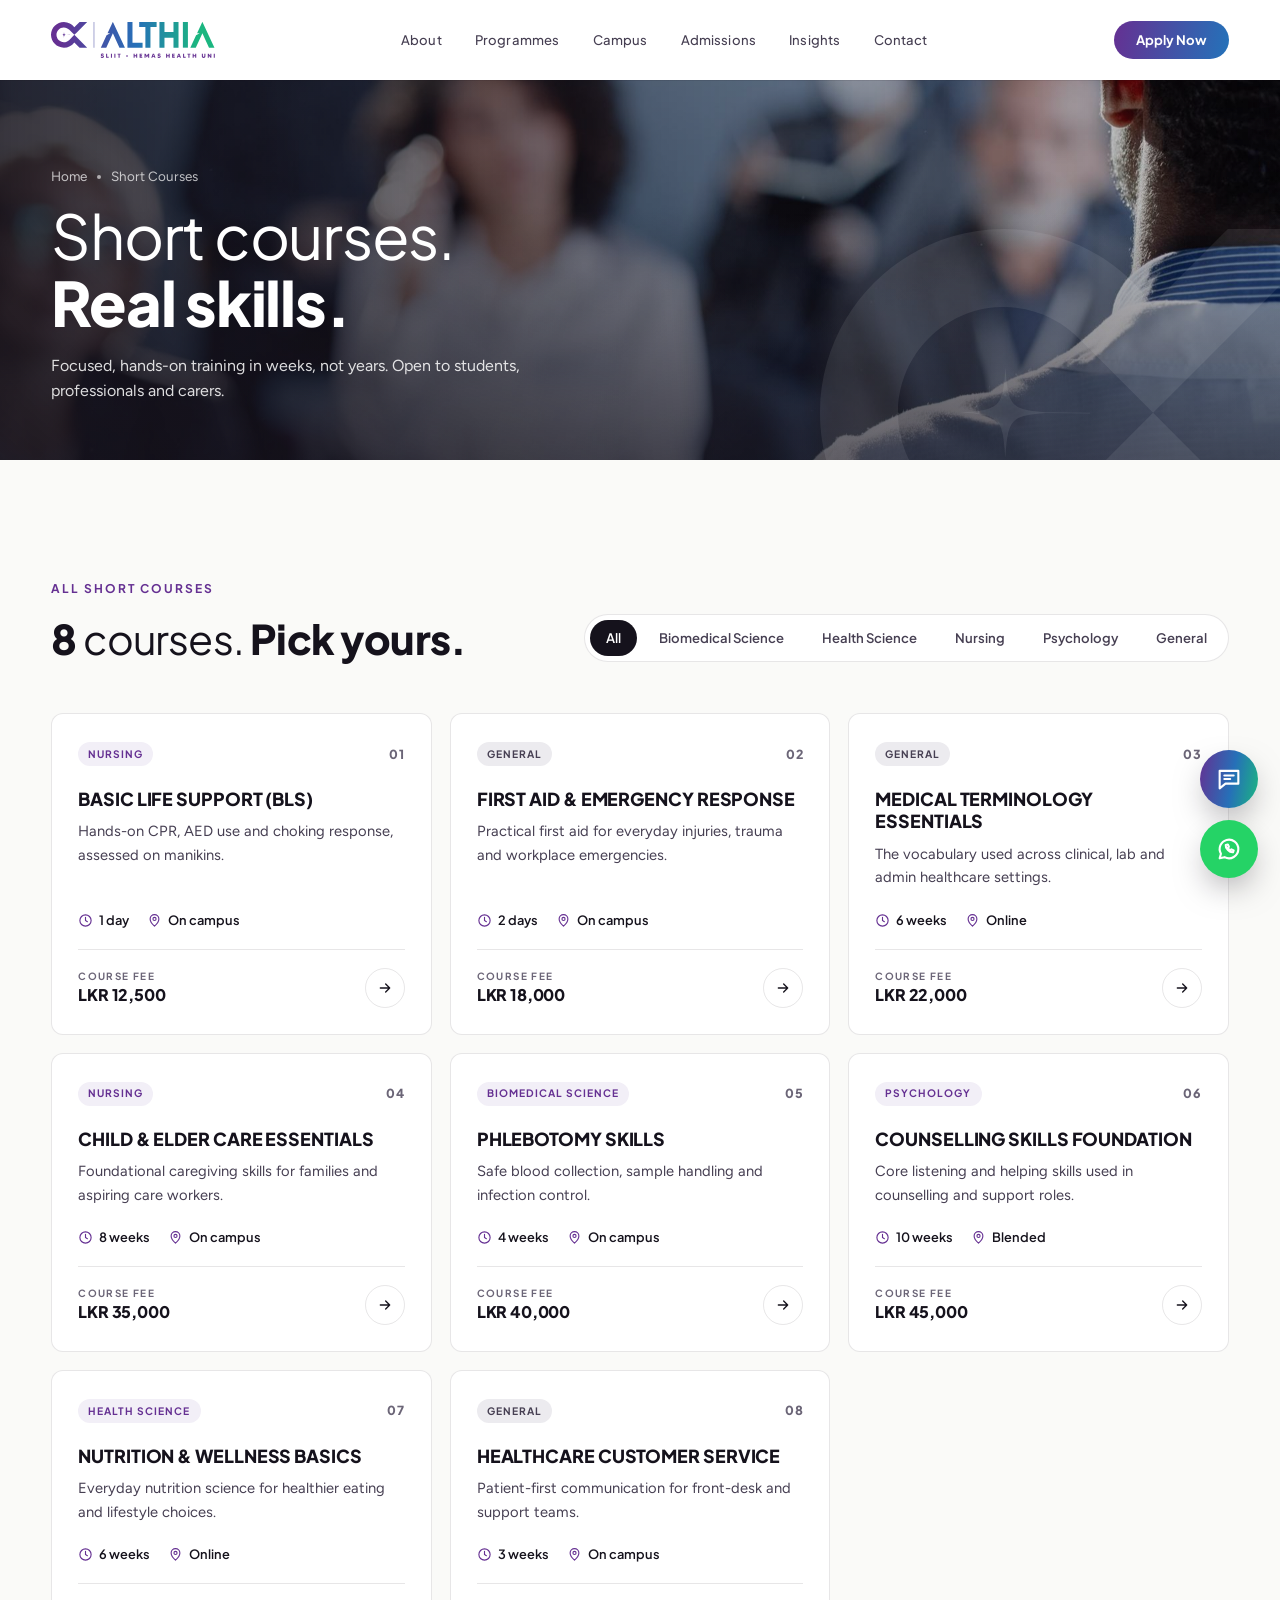
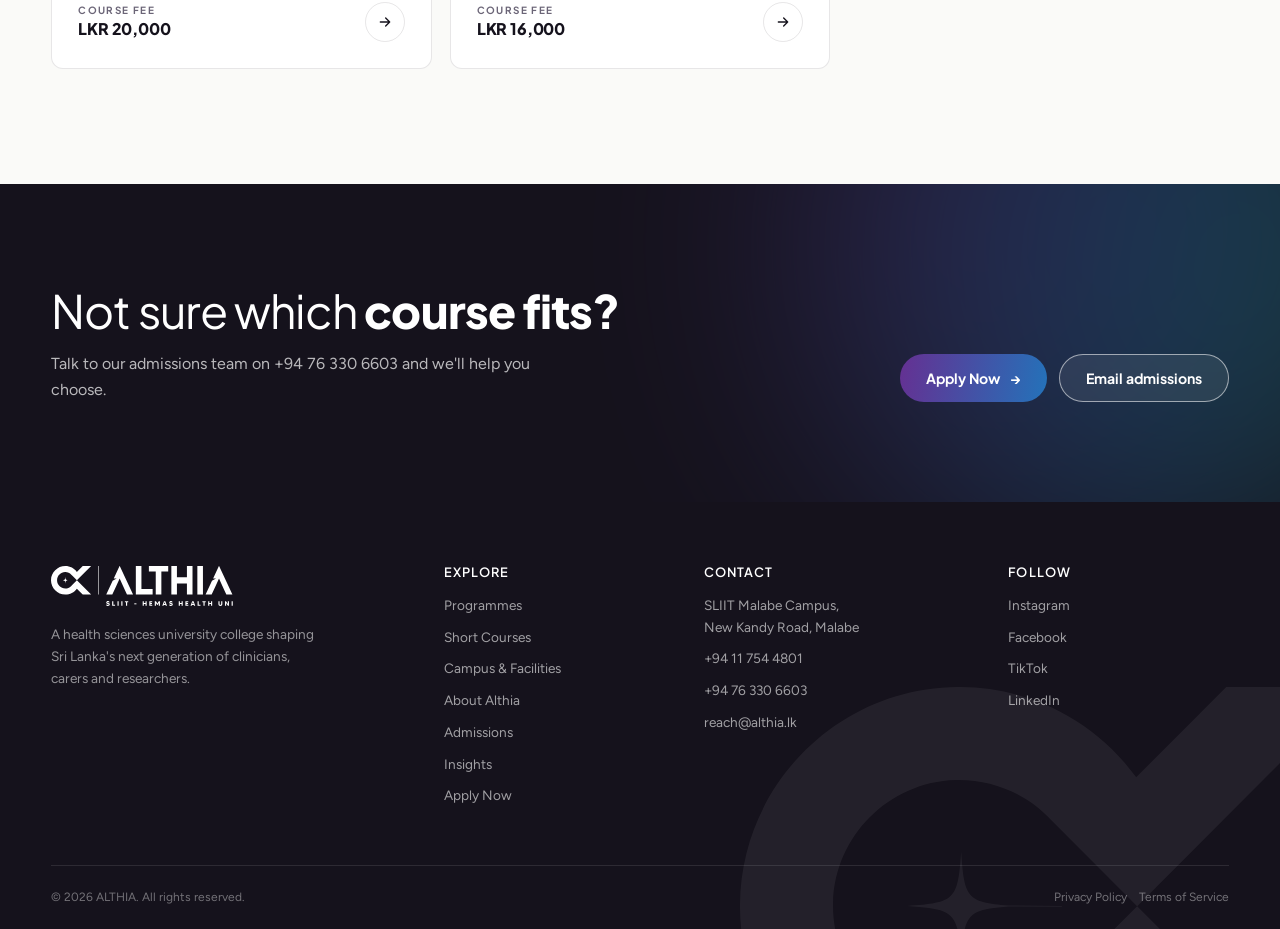
<file: althia-site-with-backend/short-courses.html>
<!doctype html>
<html lang="en">
<head>
<meta charset="utf-8">
<meta name="viewport" content="width=device-width, initial-scale=1">
<title>Short Courses | ALTHIA Health Uni</title>
<link rel="preconnect" href="https://fonts.googleapis.com">
<link rel="preconnect" href="https://fonts.gstatic.com" crossorigin>
<link href="https://fonts.googleapis.com/css2?family=Figtree:wght@400;500;600&family=Plus+Jakarta+Sans:wght@400;500;600;700;800&display=swap" rel="stylesheet">
<style>
.i-short{--img:url([data-uri])}


/* Tokens taken from the "Homepage — Final Design" Figma frame */
:root{
  --bg:#FAFAF8; --white:#FFFFFF; --mist:#F2EFF7;
  --ink:#15121C; --ink2:#463F52; --ink3:#6B6577;
  --line:rgba(21,18,28,.10);
  --purple:#653092; --blue:#2670B8; --green:#1BB680;
  --grad:linear-gradient(100deg,#653092 0%,#2670B8 55%,#1BB680 100%);
  --gutter:clamp(16px,4vw,56px); --maxw:1328px;
  --r:12px;
  --display:'Plus Jakarta Sans',system-ui,-apple-system,'Segoe UI',sans-serif;
  --body:'Figtree',system-ui,-apple-system,'Segoe UI',sans-serif;
  --ease:cubic-bezier(.22,.8,.24,1);
  color-scheme:light;
}
*,*::before,*::after{box-sizing:border-box}
html{scroll-behavior:smooth;overflow-x:clip}
body{margin:0;background:var(--bg);color:var(--ink);font:400 1rem/1.6 var(--body);-webkit-font-smoothing:antialiased;overflow-x:clip}
h1,h2,h3,p,ul,ol,figure{margin:0;padding:0}
ul,ol{list-style:none}
a{color:inherit;text-decoration:none}
img,svg{max-width:100%}
:focus-visible{outline:2px solid var(--blue);outline-offset:3px;border-radius:6px}
[id]{scroll-margin-top:140px}
.container{width:100%;max-width:calc(var(--maxw) + 2*var(--gutter));margin-inline:auto;padding-inline:var(--gutter)}
.eyebrow{font:700 .75rem/1 var(--display);letter-spacing:.16em;text-transform:uppercase;color:var(--purple)}
.mix{font:400 clamp(1.9rem,3.2vw,2.6rem)/1.15 var(--display);letter-spacing:-.02em;text-wrap:balance}
.mix b{font-weight:800}

/* ---------- header (glass over the dark banner, as in the final homepage) ---------- */
.hdr{position:fixed;inset:0 0 auto 0;z-index:50;height:80px;background:rgba(21,18,28,.27);-webkit-backdrop-filter:blur(14px);backdrop-filter:blur(14px);transition:background .4s}
.hdr.solid{background:rgba(21,18,28,.86)}
.hdr-in{height:100%;display:flex;align-items:center;justify-content:space-between;gap:24px}
.logo{display:block;line-height:0;color:#fff}
.logo svg{height:28px;width:auto}
.nav{display:flex;align-items:center;gap:clamp(18px,2.6vw,38px)}
.nav a{font:500 .82rem/1 var(--display);letter-spacing:.01em;color:rgba(255,255,255,.92);padding-block:8px;background:linear-gradient(#fff,#fff) left bottom/0 1.5px no-repeat;transition:background-size .4s var(--ease)}
.nav a:hover,.nav a[aria-current="page"]{background-size:100% 1.5px;color:#fff}
.btn{display:inline-flex;align-items:center;justify-content:center;gap:10px;height:38px;padding:0 22px;border-radius:999px;font:700 .82rem/1 var(--display);color:#fff;background:var(--grad);background-size:180% 100%;background-position:0 0;transition:background-position .6s var(--ease),box-shadow .5s var(--ease),transform .4s var(--ease);white-space:nowrap}
.btn:hover{background-position:100% 0;box-shadow:0 14px 30px -14px rgba(38,112,184,.8);transform:translateY(-1px)}
.btn.lg{height:48px;padding:0 26px;font-size:.88rem}
.btn .ar{transition:transform .4s var(--ease)}
.btn:hover .ar{transform:translateX(4px)}
.btn.ghost{background:rgba(255,255,255,.08);border:1px solid rgba(255,255,255,.55)}
.btn.ghost:hover{background:rgba(255,255,255,.18);box-shadow:none}
.menu-btn{display:none;width:42px;height:42px;border-radius:999px;border:1px solid rgba(255,255,255,.4);background:transparent;color:#fff;cursor:pointer;align-items:center;justify-content:center}
.menu-btn span,.menu-btn span::before,.menu-btn span::after{display:block;width:16px;height:1.5px;background:#fff;position:relative;transition:transform .3s}
.menu-btn span::before,.menu-btn span::after{content:"";position:absolute;left:0}
.menu-btn span::before{top:-5px}.menu-btn span::after{top:5px}
.hdr.open .menu-btn span{background:transparent}
.hdr.open .menu-btn span::before{transform:translateY(5px) rotate(45deg)}
.hdr.open .menu-btn span::after{transform:translateY(-5px) rotate(-45deg)}
@media (max-width:980px){
  .menu-btn{display:inline-flex}
  .hdr .btn{display:none}
  .nav{position:absolute;top:80px;left:0;right:0;flex-direction:column;align-items:stretch;gap:0;padding:8px var(--gutter) 20px;background:rgba(21,18,28,.96);display:none}
  .hdr.open .nav{display:flex}
  .nav a{padding:15px 0;border-bottom:1px solid rgba(255,255,255,.1);font-size:.95rem;background:none}
}

/* ---------- banner (compact, shared across inner pages) ---------- */
.ban{position:relative;height:clamp(360px,52vh,460px);display:flex;align-items:flex-end;color:#fff;overflow:hidden;background:var(--ink)}
.ban-img{position:absolute;inset:0;background:var(--img) center 40%/cover no-repeat;transform:scale(1.08);animation:kb 14s var(--ease) forwards}
@keyframes kb{to{transform:scale(1)}}
.ban::after{content:"";position:absolute;inset:0;background:linear-gradient(90deg,rgba(21,18,28,.85) 0%,rgba(21,18,28,.5) 50%,rgba(21,18,28,.2) 100%),linear-gradient(0deg,rgba(21,18,28,.55),transparent 55%)}
.emblem{position:absolute;right:-60px;bottom:-140px;width:min(520px,60vw);height:auto;color:#fff;opacity:.08;z-index:1;pointer-events:none}
.ban .container{position:relative;z-index:2;padding-top:80px;padding-bottom:clamp(36px,5vw,56px)}
.crumb{display:flex;align-items:center;gap:10px;font-size:.84rem;color:rgba(255,255,255,.72);margin-bottom:16px}
.crumb a:hover{color:#fff}
.crumb i{width:4px;height:4px;border-radius:50%;background:rgba(255,255,255,.6)}
.ban h1{font:400 clamp(2.4rem,4.8vw,3.9rem)/1.02 var(--display);letter-spacing:-.02em}
.ban h1 b{font-weight:800}
.ban h1 .ln{display:block;overflow:hidden;padding-bottom:.08em}
.ban h1 .ln>span{display:inline-block;transform:translateY(105%);animation:up 1s var(--ease) forwards}
.ban h1 .ln:nth-child(2)>span{animation-delay:.1s}
@keyframes up{to{transform:none}}
.ban p.sub{margin-top:14px;max-width:34rem;font-size:1rem;color:rgba(255,255,255,.85)}

/* ---------- overview ---------- */
.overview{padding-block:clamp(72px,9vw,120px)}
.ov-grid{display:grid;grid-template-columns:1fr 1fr;gap:clamp(40px,7vw,110px);align-items:start}
.ov-grid .mix{margin-top:16px}
.ov-copy p{margin-top:22px;max-width:32rem;color:var(--ink2);font-size:1rem}
.pillars{border-top:1px solid var(--line)}
.pillar{display:grid;grid-template-columns:56px 1fr;gap:18px;padding:24px 0;border-bottom:1px solid var(--line)}
.pillar .ic{width:56px;height:56px;border-radius:var(--r);background:var(--mist);display:grid;place-items:center;color:var(--purple);transition:background .4s,color .4s}
.pillar:hover .ic{background:var(--grad);color:#fff}
.pillar .ic svg{width:26px;height:26px}
.pillar h3{font:800 .95rem/1.2 var(--display);text-transform:uppercase;letter-spacing:.01em}
.pillar p{margin-top:6px;color:var(--ink2);font-size:.93rem}

/* ---------- sticky field switcher ---------- */
.fieldnav{position:sticky;top:80px;z-index:30;background:rgba(250,250,248,.9);-webkit-backdrop-filter:blur(12px);backdrop-filter:blur(12px);border-block:1px solid var(--line)}
.fn-in{display:flex;align-items:center;gap:8px;height:64px;overflow-x:auto;scrollbar-width:none}
.fn-in::-webkit-scrollbar{display:none}
.fn-in .lbl{font:700 .7rem/1 var(--display);letter-spacing:.14em;text-transform:uppercase;color:var(--ink3);margin-right:10px;white-space:nowrap}
.fn-in a{position:relative;display:inline-flex;align-items:center;gap:8px;height:38px;padding:0 16px;border-radius:999px;font:600 .84rem/1 var(--display);color:var(--ink2);white-space:nowrap;transition:color .3s,background .3s}
.fn-in a i{font-style:normal;font-weight:800;color:var(--ink3);font-size:.72rem}
.fn-in a:hover{background:var(--mist);color:var(--ink)}
.fn-in a.on{color:#fff;background:var(--ink)}
.fn-in a.on i{color:rgba(255,255,255,.6)}

/* ---------- programme fields ---------- */
.field{padding-block:clamp(64px,8vw,110px);border-bottom:1px solid var(--line)}
.field:nth-of-type(even){background:var(--white)}
.f-grid{display:grid;grid-template-columns:1.05fr 1fr;gap:clamp(36px,6vw,96px);align-items:center}
.field.flip .f-media{order:2}
.f-media{position:relative;aspect-ratio:5/4;border-radius:var(--r);overflow:hidden;clip-path:inset(12% 12% 12% 12% round 12px);transition:clip-path 1.2s var(--ease)}
.f-media.in{clip-path:inset(0 0 0 0 round 12px)}
.f-media .img{position:absolute;inset:-6% 0;background:var(--img) center/cover no-repeat;will-change:transform}
.f-media .num{position:absolute;left:20px;bottom:16px;z-index:1;font:800 clamp(3.4rem,6vw,5.2rem)/1 var(--display);letter-spacing:-.05em;color:#fff;text-shadow:0 10px 30px rgba(0,0,0,.25)}
.f-media::after{content:"";position:absolute;inset:auto 0 0 0;height:45%;background:linear-gradient(0deg,rgba(21,18,28,.55),transparent)}
.f-body .eyebrow{display:flex;align-items:center;gap:12px}
.f-body .eyebrow::before{content:"";width:28px;height:2px;border-radius:2px;background:var(--grad)}
.f-body h2{margin-top:16px;font:800 clamp(2rem,3.6vw,3rem)/1.02 var(--display);letter-spacing:-.025em;text-transform:uppercase}
.f-body .desc{margin-top:18px;max-width:31rem;color:var(--ink2)}
.courses{margin-top:30px;display:flex;flex-direction:column;gap:10px}
.course{position:relative;display:grid;grid-template-columns:1fr auto;align-items:center;gap:16px;padding:18px 18px 18px 22px;border-radius:var(--r);background:var(--white);border:1px solid var(--line);overflow:hidden;isolation:isolate;transition:color .45s var(--ease),border-color .45s,box-shadow .5s var(--ease)}
.field:nth-of-type(even) .course{background:var(--bg)}
.course::before{content:"";position:absolute;inset:0;background:var(--grad);transform:translateX(-101%);transition:transform .6s var(--ease);z-index:-1}
.course:hover,.course:focus-visible{color:#fff;border-color:transparent;box-shadow:0 22px 44px -26px rgba(101,48,146,.7)}
.course:hover::before,.course:focus-visible::before{transform:none}
.c-top{display:flex;flex-wrap:wrap;align-items:center;gap:8px;margin-bottom:8px}
.tag{display:inline-flex;align-items:center;height:24px;padding:0 10px;border-radius:999px;font:700 .64rem/1 var(--display);letter-spacing:.1em;text-transform:uppercase;background:var(--mist);color:var(--purple);transition:background .4s,color .4s}
.tag.alt{background:#E6F2EE;color:#137A57}
.course:hover .tag,.course:focus-visible .tag{background:rgba(255,255,255,.18);color:#fff}
.course h3{font:700 1.08rem/1.25 var(--display);letter-spacing:-.01em}
.go{width:44px;height:44px;border-radius:50%;border:1px solid var(--line);display:grid;place-items:center;flex:none;transition:background .4s,border-color .4s,transform .5s var(--ease)}
.go svg{width:16px;height:16px}
.course:hover .go,.course:focus-visible .go{background:#fff;border-color:#fff;color:var(--ink);transform:rotate(-45deg)}
@media (max-width:860px){
  .ov-grid,.f-grid{grid-template-columns:1fr}
  .field.flip .f-media{order:0}
  
}


/* v3: programme-type blocks */
a.f-media{display:block;color:#fff}
.f-media .img{transition:scale 1s var(--ease)}
a.f-media:hover .img{scale:1.05}
.f-media .peek{position:absolute;right:18px;bottom:20px;z-index:1;display:inline-flex;align-items:center;gap:8px;height:38px;padding:0 16px;border-radius:999px;background:rgba(255,255,255,.14);border:1px solid rgba(255,255,255,.5);-webkit-backdrop-filter:blur(8px);backdrop-filter:blur(8px);font:700 .78rem/1 var(--display);opacity:0;transform:translateY(8px);transition:opacity .4s,transform .5s var(--ease)}
.f-media .peek svg{width:14px;height:14px}
a.f-media:hover .peek,a.f-media:focus-visible .peek{opacity:1;transform:none}
.facts{margin:28px 0 0;display:grid;grid-template-columns:repeat(3,1fr);border-block:1px solid var(--line)}
.facts div{padding:16px 16px 16px 0}
.facts div+div{padding-left:16px;border-left:1px solid var(--line)}
.facts dt{font:700 .66rem/1 var(--display);letter-spacing:.14em;text-transform:uppercase;color:var(--ink3)}
.facts dd{margin:8px 0 0;font:700 .95rem/1.3 var(--display);color:var(--ink)}
.clist{margin-top:24px}
.cl-lbl{font:700 .66rem/1 var(--display);letter-spacing:.14em;text-transform:uppercase;color:var(--ink3)}
.clist ul{margin-top:8px}
.clist a{display:flex;align-items:center;gap:10px;padding:11px 0;border-bottom:1px dashed var(--line);font:600 .95rem/1.3 var(--display);color:var(--ink);transition:color .3s,padding .4s var(--ease)}
.clist a span{flex:1}
.clist a em{font:700 .62rem/1 var(--display);font-style:normal;letter-spacing:.1em;text-transform:uppercase;padding:6px 9px;border-radius:999px;background:#E6F2EE;color:#137A57}
.clist a svg{width:15px;height:15px;color:var(--ink3);transition:transform .4s var(--ease),color .3s}
.clist a:hover{color:var(--purple);padding-left:6px}
.clist a:hover svg{transform:translateX(4px);color:var(--purple)}
.count{margin-top:26px;display:flex;align-items:baseline;gap:10px;padding-top:20px;border-top:1px solid var(--line);max-width:31rem}
.count b{font:800 2.4rem/1 var(--display);letter-spacing:-.04em;background:var(--grad);-webkit-background-clip:text;background-clip:text;color:transparent}
.count span{font:700 .72rem/1 var(--display);letter-spacing:.14em;text-transform:uppercase;color:var(--ink3)}
.f-cta{margin-top:26px}

@media (max-width:520px){.facts{grid-template-columns:1fr}.facts div+div{padding-left:0;border-left:0;border-top:1px solid var(--line)}}

/* ---------- footer (final homepage) ---------- */
.ftr{position:relative;background:var(--ink);color:#fff;overflow:hidden;padding-top:64px}
.ftr .emblem{right:-80px;bottom:-200px;width:620px;opacity:.06}
.ftr-grid{position:relative;z-index:1;display:grid;grid-template-columns:1.6fr 1fr 1.2fr 1fr;gap:40px}
.ftr .logo svg{height:20px}
.ftr p.pitch{margin-top:18px;max-width:17rem;font-size:.85rem;line-height:1.6;color:rgba(255,255,255,.55)}
.ftr h4{margin:0 0 16px;font:600 .8rem/1 var(--display);letter-spacing:.08em;text-transform:uppercase}
.ftr li{margin-bottom:10px;font-size:.85rem;color:rgba(255,255,255,.6)}
.ftr li a{transition:color .3s}
.ftr li a:hover{color:#fff}
.ftr-base{position:relative;z-index:1;margin-top:48px;padding-block:22px;border-top:1px solid rgba(255,255,255,.1);display:flex;justify-content:space-between;flex-wrap:wrap;gap:8px 24px;font-size:.75rem;color:rgba(255,255,255,.4)}
.ftr-base a:hover{color:#fff}
@media (max-width:860px){.ftr-grid{grid-template-columns:1fr 1fr}}
@media (max-width:520px){.ftr-grid{grid-template-columns:1fr}}

.rv{opacity:0;transform:translateY(26px);transition:opacity .9s var(--ease),transform .9s var(--ease)}
.rv.in{opacity:1;transform:none}
.rv.d1{transition-delay:.08s}.rv.d2{transition-delay:.16s}
@media (prefers-reduced-motion:reduce){
  html{scroll-behavior:auto}
  *,*::before,*::after{animation:none!important;transition-duration:.01ms!important}
  .rv{opacity:1;transform:none}
  .ban h1 .ln>span{transform:none}
  .f-media{clip-path:inset(0 round 12px)}
}

/* ================= programme-type inner page ================= */
.ban-img{background-position:center 30%}
.sec{padding-block:clamp(72px,9vw,120px)}
.sec.white{background:var(--white)}
.sec-head{display:flex;align-items:flex-end;justify-content:space-between;gap:24px;flex-wrap:wrap;margin-bottom:clamp(32px,4vw,52px)}
.sec-head .mix{margin-top:14px;max-width:38rem}
.sec-head p.lead{max-width:26rem;color:var(--ink2);font-size:.97rem}

/* overview */
.ov-copy .mix{margin-top:16px}
.stats{display:grid;grid-template-columns:1fr 1fr;border-top:1px solid var(--line)}
.stat{padding:26px 20px 26px 0;border-bottom:1px solid var(--line)}
.stat:nth-child(even){padding-left:20px;border-left:1px solid var(--line)}
.stat b{display:block;font:800 clamp(1.8rem,2.8vw,2.4rem)/1 var(--display);letter-spacing:-.04em;background:var(--grad);-webkit-background-clip:text;background-clip:text;color:transparent;width:fit-content}
.stat span{display:block;margin-top:10px;font:700 .68rem/1.3 var(--display);letter-spacing:.14em;text-transform:uppercase;color:var(--ink3)}

/* courses */
.crs-list{display:flex;flex-direction:column;gap:18px}
.crs{position:relative;display:grid;grid-template-columns:auto 1fr auto;gap:clamp(20px,3vw,44px);align-items:start;padding:clamp(24px,3vw,36px);border-radius:var(--r);background:var(--bg);border:1px solid var(--line);overflow:hidden;transition:box-shadow .5s var(--ease),border-color .4s,transform .5s var(--ease)}
.crs::before{content:"";position:absolute;inset:0 auto 0 0;width:3px;background:var(--grad);transform:scaleY(0);transform-origin:top;transition:transform .6s var(--ease)}
.crs:hover{box-shadow:0 30px 60px -36px rgba(101,48,146,.45);border-color:transparent;transform:translateY(-2px)}
.crs:hover::before{transform:none}
.crs .cn{font:800 clamp(2.4rem,4vw,3.4rem)/.9 var(--display);letter-spacing:-.05em;background:var(--grad);-webkit-background-clip:text;background-clip:text;color:transparent;min-width:2.2ch}
.crs h3{margin-top:4px;font:800 clamp(1.3rem,2vw,1.65rem)/1.15 var(--display);letter-spacing:-.02em}
.crs .cdesc{margin-top:10px;max-width:40rem;color:var(--ink2);font-size:.97rem}
.crs .facts{margin-top:22px;grid-template-columns:repeat(4,1fr);max-width:46rem}
.crs .facts dd{font-size:.9rem}
.crs-act{display:flex;flex-direction:column;gap:10px;align-self:center}
.btn.line{background:transparent;color:var(--ink);border:1px solid rgba(21,18,28,.2);box-shadow:none}
.btn.line:hover{background:var(--ink);color:#fff;border-color:var(--ink);box-shadow:none}
@media (max-width:980px){.crs{grid-template-columns:1fr}.crs-act{flex-direction:row;flex-wrap:wrap;align-self:start}.crs .facts{grid-template-columns:repeat(2,1fr)}.crs .facts div:nth-child(3){padding-left:0;border-left:0}.crs .facts div:nth-child(n+3){border-top:1px solid var(--line)}}
@media (max-width:520px){.crs .facts div:nth-child(even){padding-left:14px}}

/* learning & careers (combined) */
.lc-wrap{display:grid;grid-template-columns:1.25fr 1fr;gap:clamp(36px,5vw,80px);align-items:start}
.sublbl{margin-bottom:18px;font:700 .7rem/1 var(--display);letter-spacing:.14em;text-transform:uppercase;color:var(--ink3)}
.learn{display:grid;grid-template-columns:1fr 1fr;gap:16px}
@media (max-width:980px){.lc-wrap{grid-template-columns:1fr}}
.lc{padding:28px 24px 30px;border-radius:var(--r);background:var(--white);border:1px solid var(--line);transition:background .4s,color .4s,transform .5s var(--ease)}
.lc .ic{width:52px;height:52px;border-radius:var(--r);background:var(--mist);display:grid;place-items:center;color:var(--purple);transition:background .4s,color .4s}
.lc .ic svg{width:24px;height:24px}
.lc h3{margin-top:22px;font:800 .95rem/1.25 var(--display);text-transform:uppercase;letter-spacing:.01em}
.lc p{margin-top:8px;color:var(--ink2);font-size:.92rem;transition:color .4s}
.lc:hover{background:var(--ink);color:#fff;transform:translateY(-4px)}
.lc:hover .ic{background:var(--grad);color:#fff}
.lc:hover p{color:rgba(255,255,255,.7)}
@media (max-width:520px){.learn{grid-template-columns:1fr}}

/* careers */
.car-list{border-top:1px solid var(--line);counter-reset:c}
.car-list li{counter-increment:c;display:flex;align-items:baseline;gap:18px;padding:18px 0;border-bottom:1px solid var(--line);font:700 clamp(1.05rem,1.6vw,1.3rem)/1.25 var(--display);letter-spacing:-.01em;transition:padding .4s var(--ease),color .3s}
.car-list li::before{content:counter(c,decimal-leading-zero);font:800 .72rem/1 var(--display);color:var(--ink3);letter-spacing:.06em}
.car-list li:hover{padding-left:10px;color:var(--purple)}

/* research */
.res{display:grid;grid-template-columns:repeat(3,1fr);gap:16px}
.rc{display:flex;flex-direction:column;padding:26px;border-radius:var(--r);background:var(--bg);border:1px solid var(--line);min-height:250px;transition:box-shadow .5s var(--ease),transform .5s var(--ease)}
.rc:hover{box-shadow:0 26px 50px -32px rgba(21,18,28,.35);transform:translateY(-3px)}
.rc .rtop{display:flex;flex-wrap:wrap;justify-content:space-between;align-items:center;gap:8px}
.rc .yr{font:600 .76rem/1.2 var(--body);color:var(--ink3)}
.rc h3{margin-top:18px;font:700 1.08rem/1.35 var(--display);letter-spacing:-.01em}
.rc .by{margin-top:14px;display:flex;align-items:center;gap:10px;font-size:.86rem;color:var(--ink2)}
.rc .av{flex:none;width:30px;height:30px;border-radius:50%;background:var(--grad);color:#fff;display:grid;place-items:center;font:800 .66rem/1 var(--display);letter-spacing:.02em}
.rc .more{margin-top:auto;padding-top:20px;display:inline-flex;align-items:center;gap:8px;font:700 .8rem/1 var(--display);color:var(--purple)}
.rc .more svg{width:14px;height:14px;transition:transform .4s var(--ease)}
.rc:hover .more svg{transform:translateX(4px)}
@media (max-width:860px){.res{grid-template-columns:1fr}}

/* other programmes */
.others{display:grid;grid-template-columns:repeat(3,1fr);gap:16px}
.oc{position:relative;display:block;aspect-ratio:4/5;border-radius:var(--r);overflow:hidden;color:#fff;isolation:isolate}
.oc .img{position:absolute;inset:0;background:var(--img) center/cover no-repeat;transition:scale 1s var(--ease);z-index:-2}
.oc::after{content:"";position:absolute;inset:0;background:linear-gradient(0deg,rgba(21,18,28,.85),rgba(21,18,28,.1) 60%);z-index:-1}
.oc:hover .img{scale:1.06}
.oc .body{position:absolute;inset:auto 0 0 0;padding:24px;display:flex;align-items:flex-end;justify-content:space-between;gap:12px}
.oc h3{font:800 clamp(1.3rem,2vw,1.6rem)/1.05 var(--display);text-transform:uppercase;letter-spacing:-.02em}
.oc small{display:block;margin-top:8px;font-size:.82rem;opacity:.75}
.oc .go{border-color:rgba(255,255,255,.5);color:#fff}
.oc:hover .go{background:#fff;color:var(--ink);transform:rotate(-45deg)}
@media (max-width:860px){.others{grid-template-columns:1fr}.oc{aspect-ratio:16/10}}

/* apply band */
.cta{position:relative;overflow:hidden;background:var(--ink);color:#fff;padding-block:clamp(64px,8vw,100px)}
.cta::before{content:"";position:absolute;width:640px;height:640px;right:-160px;top:-260px;border-radius:50%;background:var(--grad);filter:blur(120px);opacity:.35}
.cta .container{position:relative;display:flex;align-items:flex-end;justify-content:space-between;gap:32px;flex-wrap:wrap}
.cta .mix{font-size:clamp(2rem,3.6vw,3rem)}
.cta p{margin-top:14px;color:rgba(255,255,255,.7);max-width:30rem}
.cta .acts{display:flex;gap:12px;flex-wrap:wrap}
.cta+.ftr{border-top:1px solid rgba(255,255,255,.08)}

/* ================= short courses page ================= */
.ban-img{background-position:center 35%}
.sc-filter{display:flex;gap:6px;padding:5px;border-radius:999px;background:var(--white);border:1px solid var(--line)}
.sc-filter button{height:36px;padding:0 16px;border:0;border-radius:999px;background:transparent;cursor:pointer;font:600 .82rem/1 var(--display);color:var(--ink2);transition:background .3s,color .3s}
.sc-filter button:hover{color:var(--ink)}
.sc-filter button.on{background:var(--ink);color:#fff}

.sc-grid{display:grid;grid-template-columns:repeat(3,1fr);gap:18px}
@media (max-width:1100px){.sc-grid{grid-template-columns:repeat(2,1fr)}}
@media (max-width:640px){.sc-grid{grid-template-columns:1fr}}
.sc{position:relative;display:flex;flex-direction:column;padding:28px 26px 26px;border-radius:var(--r);background:var(--white);border:1px solid var(--line);text-align:left;cursor:pointer;font:inherit;color:inherit;overflow:hidden;isolation:isolate;transition:color .45s var(--ease),border-color .4s,box-shadow .5s var(--ease),transform .5s var(--ease)}
.sc::before{content:"";position:absolute;inset:0;background:var(--grad);opacity:0;transition:opacity .5s var(--ease);z-index:-1}
.sc:hover,.sc:focus-visible{color:#fff;border-color:transparent;transform:translateY(-4px);box-shadow:0 30px 60px -34px rgba(101,48,146,.7)}
.sc:hover::before,.sc:focus-visible::before{opacity:1}
.sc.hide{display:none}
.sc .top{display:flex;justify-content:space-between;align-items:center;gap:10px}
.sc .no{font:800 .78rem/1 var(--display);letter-spacing:.06em;color:var(--ink3);transition:color .4s}
.tag.sliit{background:rgba(38,112,184,.1);color:var(--blue)}
.tag.direct{background:#E6F2EE;color:#137A57}
.sc:hover .tag,.sc:focus-visible .tag{background:rgba(255,255,255,.18);color:#fff}
.sc:hover .no,.sc:focus-visible .no{color:rgba(255,255,255,.7)}
.sc h3{margin-top:22px;font:800 1.12rem/1.25 var(--display);text-transform:uppercase;letter-spacing:-.005em}
.sc p{margin-top:10px;font-size:.92rem;color:var(--ink2);transition:color .4s}
.sc:hover p,.sc:focus-visible p{color:rgba(255,255,255,.82)}
.sc .meta{margin-top:auto;padding-top:22px;display:flex;flex-wrap:wrap;gap:6px 18px;font:600 .8rem/1.3 var(--display);color:var(--ink)}
.sc .meta span{display:inline-flex;align-items:center;gap:6px}
.sc .meta svg{width:15px;height:15px;color:var(--purple);transition:color .4s}
.sc:hover .meta,.sc:focus-visible .meta{color:#fff}
.sc:hover .meta svg,.sc:focus-visible .meta svg{color:#fff}
.sc .foot{margin-top:20px;padding-top:18px;border-top:1px solid var(--line);display:flex;justify-content:space-between;align-items:center;transition:border-color .4s}
.sc .foot b{font:700 .82rem/1 var(--display)}
.sc .fee{font:800 1rem/1 var(--display);letter-spacing:-.01em}
.sc .fee small{display:block;margin-bottom:5px;font:700 .62rem/1 var(--display);letter-spacing:.14em;text-transform:uppercase;color:var(--ink3);transition:color .4s}
.sc:hover .foot,.sc:focus-visible .foot{border-color:rgba(255,255,255,.25)}
.sc:hover .fee small,.sc:focus-visible .fee small{color:rgba(255,255,255,.65)}
.sc .go{width:40px;height:40px}
.sc:hover .go,.sc:focus-visible .go{background:#fff;border-color:#fff;color:var(--ink);transform:rotate(-45deg)}
.sc.in-anim{animation:pop .6s var(--ease) both}
@keyframes pop{from{opacity:0;transform:translateY(18px)}to{opacity:1;transform:none}}

/* popup */
.sc-modal{position:fixed;inset:0;z-index:100;display:grid;place-items:center;padding:20px;visibility:hidden;pointer-events:none}
.sc-modal.open{visibility:visible;pointer-events:auto}
.sc-scrim{position:absolute;inset:0;background:rgba(21,18,28,.6);-webkit-backdrop-filter:blur(6px);backdrop-filter:blur(6px);opacity:0;transition:opacity .4s}
.sc-modal.open .sc-scrim{opacity:1}
.sc-dlg{position:relative;width:min(1040px,100%);max-height:calc(100vh - 40px);display:grid;grid-template-columns:.9fr 1.3fr;border-radius:var(--r);background:var(--white);overflow:hidden;box-shadow:0 40px 100px -30px rgba(0,0,0,.5);opacity:0;transform:translateY(30px) scale(.98);transition:opacity .45s var(--ease),transform .55s var(--ease)}
.sc-modal.open .sc-dlg{opacity:1;transform:none}
.sc-x{position:absolute;top:14px;right:14px;z-index:3;width:42px;height:42px;border-radius:50%;border:1px solid var(--line);background:var(--white);color:var(--ink);cursor:pointer;display:grid;place-items:center;transition:transform .4s var(--ease),background .3s}
.sc-x svg{width:18px;height:18px}
.sc-x:hover{transform:rotate(90deg);background:var(--mist)}
.m-side{position:relative;overflow:hidden;padding:clamp(28px,3.4vw,44px);background:var(--ink);color:#fff;display:flex;flex-direction:column}
.m-side::before{content:"";position:absolute;width:420px;height:420px;left:-140px;top:-200px;border-radius:50%;background:var(--grad);filter:blur(90px);opacity:.55}
.m-side>*{position:relative}
.m-side .emblem{position:absolute;right:-50px;bottom:-60px;width:300px;opacity:.07}
.m-side .tag{align-self:flex-start;background:rgba(255,255,255,.14);color:#fff}
.m-side h3{margin-top:18px;font:800 clamp(1.5rem,2.4vw,2rem)/1.08 var(--display);letter-spacing:-.02em;text-transform:uppercase}
.m-facts{margin:26px 0 0;border-top:1px solid rgba(255,255,255,.14)}
.m-facts div{display:flex;justify-content:space-between;gap:16px;padding:13px 0;border-bottom:1px solid rgba(255,255,255,.14)}
.m-facts dt{font:700 .66rem/1.4 var(--display);letter-spacing:.14em;text-transform:uppercase;color:rgba(255,255,255,.55)}
.m-facts dd{margin:0;font:700 .9rem/1.3 var(--display);text-align:right}
.m-acts{margin-top:auto;padding-top:28px;display:flex;flex-wrap:wrap;gap:10px}
.m-main{padding:clamp(28px,3.4vw,44px);overflow-y:auto}
.m-main .eyebrow{display:block}
.m-ov{margin:12px 0 30px;color:var(--ink2);max-width:34rem}
.m-mods{margin:14px 0 30px;display:grid;grid-template-columns:1fr 1fr;gap:12px;counter-reset:m}
.m-mods li{counter-increment:m;padding:18px;border-radius:var(--r);background:var(--bg);border:1px solid var(--line);transition:border-color .3s,transform .4s var(--ease)}
.m-mods li:hover{border-color:rgba(101,48,146,.35);transform:translateY(-2px)}
.m-mods li::before{content:"Module " counter(m,decimal-leading-zero);display:block;font:700 .64rem/1 var(--display);letter-spacing:.14em;text-transform:uppercase;background:var(--grad);-webkit-background-clip:text;background-clip:text;color:transparent;width:fit-content}
.m-mods b{display:block;margin-top:10px;font:800 .9rem/1.25 var(--display);text-transform:uppercase;letter-spacing:.005em}
.m-mods span{display:block;margin-top:6px;font-size:.86rem;color:var(--ink2);line-height:1.5}
.m-who{margin-top:12px;color:var(--ink2)}
body.lock{overflow:hidden}
@media (max-width:820px){
  .sc-modal{padding:0;place-items:end center}
  .sc-dlg{grid-template-columns:1fr;max-height:92vh;overflow-y:auto;border-radius:var(--r) var(--r) 0 0}
  .m-main{overflow:visible}
  .m-acts{padding-top:22px}
}
@media (max-width:520px){.m-mods{grid-template-columns:1fr}}
</style>
<link rel="stylesheet" href="assets/v4.css">
</head>
<body>

<svg width="0" height="0" style="position:absolute" aria-hidden="true">
  <defs>
    <symbol id="logo" viewBox="0 0 485 77"><g fill="currentColor">
      <path d="M128.13 0.01H126.62V76.32H128.13V0.01Z"/>
      <path d="M107.24 76.33H84.69L69.01 60.64C62.07 70.15 50.84 76.33 38.16 76.33C16.99 76.33 -0.16 59.08 0 37.88C0.16 16.94 17.39 -0.08 38.34 0.01C50.95 0.07 62.12 6.25 69.02 15.73L84.71 0.01H107.29L75.75 31.61L69.18 38.19L57.89 26.88L54.24 23.22C50.09 18.76 44.12 16.03 37.51 16.22C25.91 16.56 16.5 26.02 16.21 37.62C15.91 49.99 25.85 60.12 38.16 60.12C44.1 60.12 49.49 57.76 53.44 53.93H53.47L57.89 49.5L69.18 38.19L75.74 44.77L107.23 76.33H107.24Z"/>
      <path d="M38.52 28.8C37.94 37.11 37.48 37.58 29.16 38.15C37.47 38.73 37.94 39.19 38.51 47.51C39.06 39.58 39.52 38.79 46.77 38.24L56.03 38.32C56.03 38.32 56.11 38.28 56.11 38.24C56.11 38.2 56.07 38.16 56.03 38.16L46.77 38.08C39.52 37.52 39.07 36.73 38.53 28.8H38.52Z"/>
      <path d="M271.37 61.45V76.3H226.53V0H241.48V61.44H271.37V61.45Z"/>
      <path d="M312.97 14.82H294.7V76.31H279.71V14.82H261.4V0.01H312.97V14.82Z"/>
      <path d="M377.88 0.01V76.31H362.98V46.51H336.27V76.31H321.37V0.01H336.27V29.76H362.98V0.01H377.88Z"/>
      <path d="M390.8 0.01H405.75V76.31H390.8V0.01Z"/>
      <path d="M183.54 0.1H183.07L167.59 33.32H175.34L164.65 39.63L147.56 76.31H163.7L174.26 53.2L183.35 33.32L192.39 53.2L198.2 65.93L202.91 76.31H219.1L183.54 0.1Z"/>
      <path d="M448.84 0.1H448.38L432.9 33.32H440.64L429.95 39.63L412.86 76.31H429L439.57 53.2L448.65 33.32L457.69 53.2L463.51 65.93L468.21 76.31H484.4L448.84 0.1Z"/>
    </g></symbol>
    <symbol id="emblem" viewBox="0 0 108 77"><g fill="currentColor">
      <path d="M107.24 76.31H84.69L69.01 60.62C62.07 70.13 50.84 76.31 38.16 76.31C16.99 76.31 -.16 59.07 0 37.87C.16 16.92 17.4-.1 38.34 0C50.95.06 62.12 6.24 69.02 15.72L84.71 0H107.29L75.75 31.6L69.18 38.18L57.89 26.87L54.24 23.21C50.09 18.75 44.12 16.02 37.51 16.21C25.91 16.55 16.5 26.01 16.21 37.61C15.91 49.98 25.85 60.11 38.16 60.11C44.1 60.11 49.49 57.75 53.44 53.92H53.47L57.89 49.49L69.18 38.18L75.74 44.76L107.23 76.32Z"/>
      <path d="M38.52 28.78C37.94 37.09 37.48 37.56 29.16 38.13C37.47 38.71 37.94 39.17 38.51 47.49C39.06 39.56 39.52 38.77 46.77 38.22L56.03 38.3C56.11 38.26 56.07 38.14 56.03 38.14L46.77 38.06C39.52 37.5 39.07 36.71 38.53 28.78Z"/>
    </g></symbol>
    <symbol id="arrow" viewBox="0 0 24 24"><path d="M5 12h14M13 6l6 6-6 6" fill="none" stroke="currentColor" stroke-width="2" stroke-linecap="round" stroke-linejoin="round"/></symbol>
  </defs>
</svg>

<header class="hdr" id="hdr">
  <div class="container hdr-in">
    <a class="logo" href="index.html" aria-label="ALTHIA home"><img src="assets/img/althia-logo.svg" alt="ALTHIA — SLIIT-Hemas Health Uni"></a>
    <nav class="nav" id="nav" aria-label="Main">
      <a href="about-us.html">About</a>
      <a href="programmes.html">Programmes</a>
      <a href="campus-facilities.html">Campus</a>
      <a href="admissions.html">Admissions</a>
      <a href="insights.html">Insights</a>
      <a href="contact.html">Contact</a>
    </nav>
    <a class="btn" href="https://apply.sliit.lk/" target="_blank" rel="noopener">Apply Now</a>
    <button class="menu-btn" id="menuBtn" aria-label="Menu" aria-expanded="false"><span></span></button>
  </div>
</header>

<main id="top">

<!-- 1. BANNER -->
<section class="ban">
  <div class="ban-img i-short" role="img" aria-label="Instructor leading a short course session"></div>
  <svg class="emblem" viewBox="0 0 108 77" aria-hidden="true"><use href="#emblem"/></svg>
  <div class="container">
    <nav class="crumb" aria-label="Breadcrumb"><a href="index.html">Home</a><i></i><span>Short Courses</span></nav>
    <h1><span class="ln"><span>Short courses.</span></span><span class="ln"><span><b>Real skills.</b></span></span></h1>
    <p class="sub">Focused, hands-on training in weeks, not years. Open to students, professionals and carers.</p>
  </div>
</section>

<!-- 2. ALL SHORT COURSES -->
<section class="sec" id="courses">
  <div class="container">
    <div class="sec-head rv">
      <div><span class="eyebrow">All short courses</span><h2 class="mix"><b id="scCount">8</b> courses. <b>Pick yours.</b></h2></div>
      <div class="sc-filter" role="tablist" aria-label="Filter courses">
        <button class="on" data-f="all" role="tab" aria-selected="true">All</button>
        <button data-f="biomedical" role="tab" aria-selected="false">Biomedical Science</button>
        <button data-f="health" role="tab" aria-selected="false">Health Science</button>
        <button data-f="nursing" role="tab" aria-selected="false">Nursing</button>
        <button data-f="psychology" role="tab" aria-selected="false">Psychology</button>
        <button data-f="general" role="tab" aria-selected="false">General</button>
      </div>
    </div>
    <div class="sc-grid" id="scGrid"></div>
  </div>
</section>

<!-- 3. APPLY BAND -->
<section class="cta">
  <div class="container">
    <div class="rv">
      <h2 class="mix">Not sure which <b>course fits?</b></h2>
      <p>Talk to our admissions team on <span style="white-space:nowrap">+94 76 330 6603</span> and we'll help you choose.</p>
    </div>
    <div class="acts rv d1">
      <a class="btn lg" href="contact.html?topic=short&amp;area=short#enquire">Apply Now <span class="ar">&rarr;</span></a>
      <a class="btn lg ghost" href="mailto:reach@althia.lk">Email admissions</a>
    </div>
  </div>
</section>

</main>

<!-- COURSE DETAIL POPUP -->
<div class="sc-modal" id="scModal" aria-hidden="true">
  <div class="sc-scrim" data-close></div>
  <div class="sc-dlg" role="dialog" aria-modal="true" aria-labelledby="mTitle">
    <button class="sc-x" data-close aria-label="Close"><svg viewBox="0 0 24 24"><path d="M6 6l12 12M18 6L6 18" fill="none" stroke="currentColor" stroke-width="2" stroke-linecap="round"/></svg></button>
    <aside class="m-side v4-bgimg">
      <svg class="emblem" viewBox="0 0 108 77" aria-hidden="true"><use href="#emblem"/></svg>
      <span class="tag" id="mTag"></span>
      <h3 id="mTitle"></h3>
      <dl class="m-facts" id="mFacts"></dl>
      <div class="m-acts">
        <a class="btn lg" href="contact.html?topic=short&amp;area=short#enquire">Apply now <span class="ar">&rarr;</span></a>
        <a class="btn lg ghost" href="contact.html?topic=short&amp;area=short#enquire">Ask a question</a>
      </div>
    </aside>
    <div class="m-main">
      <span class="eyebrow">Overview</span>
      <p class="m-ov" id="mOv"></p>
      <span class="eyebrow">Modules</span>
      <ol class="m-mods" id="mMods"></ol>
      <span class="eyebrow">Who it's for</span>
      <p class="m-who" id="mWho"></p>
    </div>
  </div>
</div>


<footer class="ftr" id="contact">
  <svg class="emblem" viewBox="0 0 108 77" aria-hidden="true"><use href="#emblem"/></svg>
  <div class="container">
    <div class="ftr-grid">
      <div>
        <a class="logo" href="index.html" aria-label="ALTHIA home"><img src="assets/img/althia-logo-white.svg" alt="ALTHIA — SLIIT-Hemas Health Uni"></a>
        <p class="pitch">A health sciences university college shaping Sri Lanka's next generation of clinicians, carers and researchers.</p>
      </div>
      <div>
        <h4>Explore</h4>
        <ul><li><a href="programmes.html">Programmes</a></li><li><a href="short-courses.html">Short Courses</a></li><li><a href="campus-facilities.html">Campus &amp; Facilities</a></li><li><a href="about-us.html">About Althia</a></li><li><a href="admissions.html">Admissions</a></li><li><a href="insights.html">Insights</a></li><li><a href="https://apply.sliit.lk/" target="_blank" rel="noopener">Apply Now</a></li></ul>
      </div>
      <div>
        <h4>Contact</h4>
        <ul><li>SLIIT Malabe Campus,<br>New Kandy Road, Malabe</li><li>+94 11 754 4801</li><li>+94 76 330 6603</li><li>reach@althia.lk</li></ul>
      </div>
      <div>
        <h4>Follow</h4>
        <ul><li><a href="https://www.instagram.com/althia_lk" target="_blank" rel="noopener">Instagram</a></li><li><a href="https://www.facebook.com/profile.php?id=61585632940458" target="_blank" rel="noopener">Facebook</a></li><li><a href="https://www.tiktok.com/@sliit_hemas" target="_blank" rel="noopener">TikTok</a></li><li><a href="https://www.linkedin.com/company/sliit-hemas-allied-health-institute/" target="_blank" rel="noopener">LinkedIn</a></li></ul>
      </div>
    </div>
    <div class="ftr-base"><span>&copy; 2026 ALTHIA. All rights reserved.</span><span><a href="#soon" data-soon>Privacy Policy</a>&nbsp;&nbsp;&nbsp;&nbsp;<a href="#soon" data-soon>Terms of Service</a></span></div>
  </div>
</footer>

<script>
/* ---------- short courses: data (dummy, replace with client data) ---------- */
(function(){
  var C=[
    {t:'Basic Life Support (BLS)',p:'nursing',d:'Hands-on CPR, AED use and choking response, assessed on manikins.',dur:'1 day',mode:'On campus',sch:'Saturdays',fee:'LKR 12,500',cert:'ALTHIA Certificate',
     ov:'An intensive one-day course in adult, child and infant resuscitation. You practise every skill on manikins and finish with a practical assessment.',
     m:[['Scene safety & assessment','Check responsiveness, breathing and call for help.'],['High-quality CPR','Compressions and rescue breaths for adults, children and infants.'],['Using an AED','Safe defibrillator use in public and clinical settings.'],['Choking & recovery','Relieve airway obstruction and place patients safely.']],
     who:'Healthcare students, teachers, carers, fitness trainers and anyone who wants to act in an emergency.'},
    {t:'First Aid & Emergency Response',p:'general',d:'Practical first aid for everyday injuries, trauma and workplace emergencies.',dur:'2 days',mode:'On campus',sch:'Weekend',fee:'LKR 18,000',cert:'ALTHIA Certificate',
     ov:'Learn to manage common injuries and medical emergencies until help arrives, with role-play scenarios based on real workplace incidents.',
     m:[['Emergency basics','Primary survey, calling for help and staying safe.'],['Bleeding & wounds','Control bleeding, dress wounds and treat shock.'],['Fractures & burns','Immobilise injuries and give first aid for burns.'],['Medical emergencies','Asthma, seizures, diabetic emergencies and allergic reactions.']],
     who:'Workplace first aiders, parents, school staff and security teams.'},
    {t:'Medical Terminology Essentials',p:'general',d:'The vocabulary used across clinical, lab and admin healthcare settings.',dur:'6 weeks',mode:'Online',sch:'Weekday evenings',fee:'LKR 22,000',cert:'SLIIT Certificate',
     ov:'Build the medical language you need to read reports, talk with clinicians and work confidently in any healthcare role.',
     m:[['Word building','Roots, prefixes and suffixes behind medical terms.'],['Body systems','Terms for each system, from cardiovascular to nervous.'],['Diagnostics & procedures','Language used in tests, scans and treatments.'],['Records & abbreviations','Read and write patient notes correctly.']],
     who:'Students preparing for health programmes, admin staff and medical coders.'},
    {t:'Child & Elder Care Essentials',p:'nursing',d:'Foundational caregiving skills for families and aspiring care workers.',dur:'8 weeks',mode:'On campus',sch:'Saturdays',fee:'LKR 35,000',cert:'ALTHIA Certificate',
     ov:'A practical course in safe, respectful care at both ends of life, covering daily care, nutrition, safety and communication.',
     m:[['Principles of care','Dignity, safety and communication with those you care for.'],['Child care basics','Growth, hygiene, feeding and common childhood illnesses.'],['Elder care basics','Mobility, medication support and preventing falls.'],['Care in practice','Supervised practice and building a daily care plan.']],
     who:'Parents, family carers and people starting a career in care.'},
    {t:'Phlebotomy Skills',p:'biomedical',d:'Safe blood collection, sample handling and infection control.',dur:'4 weeks',mode:'On campus',sch:'Weekdays',fee:'LKR 40,000',cert:'SLIIT Certificate',
     ov:'Train in our clinical labs to collect blood samples safely and label, store and transport them to lab standards.',
     m:[['Anatomy for phlebotomy','Veins, sites and patient positioning.'],['Collection techniques','Venepuncture and capillary sampling step by step.'],['Infection control','Hygiene, sharps safety and PPE.'],['Sample handling','Labelling, storage and transport to the lab.']],
     who:'Lab assistants, nursing aides and biomedical science students.'},
    {t:'Counselling Skills Foundation',p:'psychology',d:'Core listening and helping skills used in counselling and support roles.',dur:'10 weeks',mode:'Blended',sch:'Weekday evenings',fee:'LKR 45,000',cert:'SLIIT Certificate',
     ov:'An introduction to the helping relationship, with skills practice in small groups guided by qualified counsellors.',
     m:[['The helping relationship','Boundaries, ethics and building trust.'],['Active listening','Attending, reflecting and summarising.'],['Supporting change','Questioning skills and setting goals.'],['Self-care & referral','Looking after yourself and knowing when to refer.']],
     who:'HR staff, teachers, community workers and future psychology students.'},
    {t:'Nutrition & Wellness Basics',p:'health',d:'Everyday nutrition science for healthier eating and lifestyle choices.',dur:'6 weeks',mode:'Online',sch:'Self-paced',fee:'LKR 20,000',cert:'ALTHIA Certificate',
     ov:'Understand what our bodies need and how to plan balanced meals for different ages and lifestyles.',
     m:[['Nutrients explained','Carbohydrates, proteins, fats, vitamins and minerals.'],['Balanced eating','Portions, food groups and reading labels.'],['Life-stage nutrition','Needs of children, adults and older people.'],['Lifestyle & wellness','Activity, sleep and building healthy habits.']],
     who:'Anyone interested in healthy living, fitness trainers and carers.'},
    {t:'Healthcare Customer Service',p:'general',d:'Patient-first communication for front-desk and support teams.',dur:'3 weeks',mode:'On campus',sch:'Weekend',fee:'LKR 16,000',cert:'ALTHIA Certificate',
     ov:'Give patients and visitors a calm, professional experience, from the first call to discharge.',
     m:[['The patient experience','What patients expect and why it matters.'],['Communication skills','Tone, empathy and clear explanations.'],['Handling difficult moments','Complaints, delays and anxious visitors.'],['Front-desk essentials','Appointments, records and privacy.']],
     who:'Hospital front-desk, call-centre and patient support staff.'}
  ];
  var P={biomedical:'Biomedical Science',health:'Health Science',nursing:'Nursing',psychology:'Psychology',general:'General'};
  /* v4: popup image per course (same order as C) */
  var SCIMG=['assets/img/nursing.jpg', 'assets/img/hero-crop.jpg', 'assets/img/seminar.jpg', 'assets/img/students-crop.jpg', 'assets/img/biomedical.jpg', 'assets/img/psychology.jpg', 'assets/img/health.jpg', 'assets/img/studio.jpg'];
  var ic={clock:'<svg viewBox="0 0 24 24" fill="none" stroke="currentColor" stroke-width="1.8" stroke-linecap="round"><circle cx="12" cy="12" r="9"/><path d="M12 7v5l3 2"/></svg>',
          pin:'<svg viewBox="0 0 24 24" fill="none" stroke="currentColor" stroke-width="1.8" stroke-linecap="round" stroke-linejoin="round"><path d="M12 21s-7-6.2-7-11.5a7 7 0 0 1 14 0C19 14.8 12 21 12 21z"/><circle cx="12" cy="9.5" r="2.5"/></svg>'};
  var grid=document.getElementById('scGrid');
  grid.innerHTML=C.map(function(c,i){
    return '<article class="sc rv'+(i%3?' d'+(i%3):'')+'" data-p="'+c.p+'" data-i="'+i+'" tabindex="0" role="button" aria-haspopup="dialog" aria-label="'+c.t+' – view details">'+
      '<div class="top"><span class="tag fld '+c.p+'">'+P[c.p]+'</span><span class="no">'+String(i+1).padStart(2,'0')+'</span></div>'+
      '<h3>'+c.t+'</h3><p>'+c.d+'</p>'+
      '<div class="meta"><span>'+ic.clock+c.dur+'</span><span>'+ic.pin+c.mode+'</span></div>'+
      '<div class="foot"><div class="fee"><small>Course fee</small>'+c.fee+'</div><span class="go"><svg><use href="#arrow"/></svg></span></div></article>';
  }).join('');

  /* filter */
  var btns=[].slice.call(document.querySelectorAll('.sc-filter button')),cnt=document.getElementById('scCount');
  btns.forEach(function(b){b.addEventListener('click',function(){
    btns.forEach(function(x){x.classList.toggle('on',x===b);x.setAttribute('aria-selected',x===b)});
    var f=b.dataset.f,n=0;
    [].forEach.call(grid.children,function(el){
      var show=f==='all'||el.dataset.p===f;el.classList.toggle('hide',!show);
      if(show){n++;el.classList.add('in');el.classList.remove('in-anim');void el.offsetWidth;el.classList.add('in-anim')}
    });
    cnt.textContent=n;
  })});

  /* popup */
  var modal=document.getElementById('scModal'),last=null;
  function $(id){return document.getElementById(id)}
  function open(i){
    var c=C[i];last=document.activeElement;
    $('mTag').textContent=P[c.p];modal.querySelector('.m-side').style.backgroundImage='linear-gradient(180deg,rgba(21,18,28,.62) 0%,rgba(21,18,28,.82) 45%,rgba(21,18,28,.94) 100%),url('+SCIMG[i]+')';
    $('mTitle').textContent=c.t;
    $('mFacts').innerHTML=[['Duration',c.dur],['Study mode',c.mode],['Schedule',c.sch],['Course fee',c.fee],['Award',c.cert]].map(function(f){return '<div><dt>'+f[0]+'</dt><dd>'+f[1]+'</dd></div>'}).join('');
    $('mOv').textContent=c.ov;
    $('mMods').innerHTML=c.m.map(function(m){return '<li><b>'+m[0]+'</b><span>'+m[1]+'</span></li>'}).join('');
    $('mWho').textContent=c.who;
    modal.classList.add('open');modal.setAttribute('aria-hidden','false');document.body.classList.add('lock');
    modal.querySelector('.m-main').scrollTop=0;
    setTimeout(function(){modal.querySelector('.sc-x').focus()},50);
  }
  function close(){modal.classList.remove('open');modal.setAttribute('aria-hidden','true');document.body.classList.remove('lock');if(last)last.focus()}
  grid.addEventListener('click',function(e){var c=e.target.closest('.sc');if(c)open(+c.dataset.i)});
  /* deep link: short-courses.html?course=0 opens that course */
  var qi=new URLSearchParams(location.search).get('course');if(qi!==null&&C[+qi])setTimeout(function(){open(+qi)},350);
  grid.addEventListener('keydown',function(e){var c=e.target.closest('.sc');if(c&&(e.key==='Enter'||e.key===' ')){e.preventDefault();open(+c.dataset.i)}});
  [].forEach.call(modal.querySelectorAll('[data-close]'),function(el){el.addEventListener('click',close)});
  document.addEventListener('keydown',function(e){if(e.key==='Escape'&&modal.classList.contains('open'))close()});
  [].forEach.call(modal.querySelectorAll('[data-soon]'),function(a){a.addEventListener('click',function(e){e.preventDefault()})});
})();
</script>
<script>
(function(){
  var $=function(s,r){return (r||document).querySelector(s)},$$=function(s,r){return Array.prototype.slice.call((r||document).querySelectorAll(s))};
  var reduce=matchMedia('(prefers-reduced-motion: reduce)').matches;
  var hdr=$('#hdr'),menuBtn=$('#menuBtn');
  menuBtn.addEventListener('click',function(){var o=hdr.classList.toggle('open');menuBtn.setAttribute('aria-expanded',o)});
  $$('#nav a').forEach(function(a){a.addEventListener('click',function(){hdr.classList.remove('open');menuBtn.setAttribute('aria-expanded','false')})});
  $$('[data-soon]').forEach(function(a){a.addEventListener('click',function(e){e.preventDefault()})});
  var els=$$('.rv');
  if('IntersectionObserver' in window&&!reduce){
    var io=new IntersectionObserver(function(en){en.forEach(function(e){if(e.isIntersecting){e.target.classList.add('in');io.unobserve(e.target)}})},{threshold:.15});
    els.forEach(function(el){io.observe(el)});
  }else els.forEach(function(el){el.classList.add('in')});
  var links=$$('#fieldNav a'),secs=links.map(function(a){return $(a.getAttribute('href'))});
  function onScroll(){
    hdr.classList.toggle('solid',scrollY>innerHeight*.4);
    var cur=-1,mid=innerHeight*.45;
    secs.forEach(function(f,i){var r=f.getBoundingClientRect();if(r.top<mid&&r.bottom>mid)cur=i});
    links.forEach(function(a,i){a.classList.toggle('on',i===cur)});
  }
  var t=false;addEventListener('scroll',function(){if(!t){t=true;requestAnimationFrame(function(){t=false;onScroll()})}},{passive:true});
  addEventListener('resize',onScroll);onScroll();
})();
</script>
<script src="assets/v4.js"></script>
</body>
</html>
</file>
<file: althia-site-with-backend/assets/v4.css>
/* =====================================================================
   ALTHIA — v4 client change round (Oct 2026)
   Shared add-on stylesheet loaded on every page AFTER the page's own CSS.
   ===================================================================== */
:root{
  --v4-purple:#653092; --v4-blue:#2670B8; --v4-green:#1BB680;
  --v4-ink:#15121C; --v4-ink2:#463F52; --v4-ink3:#6B6577;
  --v4-bg:#FAFAF8; --v4-mist:#F2EFF7; --v4-line:rgba(21,18,28,.10);
  --v4-grad:linear-gradient(100deg,#653092 0%,#2670B8 55%,#1BB680 100%);
  --v4-head:'Plus Jakarta Sans',system-ui,-apple-system,'Segoe UI',sans-serif;
  --v4-body:'Figtree',system-ui,-apple-system,'Segoe UI',sans-serif;
  --v4-r:12px; --v4-ease:cubic-bezier(.22,.8,.24,1);
}

/* ---------- 1. HEADER: white background (all pages) ---------- */
.hdr{background:#fff !important;-webkit-backdrop-filter:none;backdrop-filter:none;box-shadow:0 1px 0 var(--v4-line)}
.hdr.solid{background:#fff !important;box-shadow:0 12px 30px -20px rgba(21,18,28,.35)}
.hdr .logo img{height:36px;width:auto;display:block}
.hdr .nav a{color:var(--v4-ink2);background-image:var(--v4-grad)}
.hdr .nav a:hover,.hdr .nav a[aria-current="page"]{color:var(--v4-purple)}
.hdr .menu-btn{border-color:var(--v4-line);color:var(--v4-ink)}
.hdr .menu-btn span,.hdr .menu-btn span::before,.hdr .menu-btn span::after{background:var(--v4-ink)}
.hdr.open .menu-btn span{background:transparent}
@media (max-width:980px){
  .hdr .nav{background:#fff;box-shadow:0 20px 30px -20px rgba(21,18,28,.3)}
  .hdr .nav a{border-bottom-color:var(--v4-line)}
}
/* homepage (older markup) */
#siteHeader{background:#fff !important;padding:0;height:80px;display:flex;align-items:center;box-shadow:0 1px 0 var(--v4-line)}
#siteHeader .wrap{width:100%}
#siteHeader.solid{box-shadow:0 12px 30px -20px rgba(21,18,28,.35)}
#siteHeader nav.main a{color:var(--v4-ink2)}
#siteHeader nav.main a:hover{color:var(--v4-purple)}
#siteHeader .burger span{background:var(--v4-ink)}
#siteHeader .logo svg,#siteHeader .logo img{height:34px;width:auto}

/* ---------- 2. FOOTER: white logo ---------- */
.ftr .logo img,#footer .logo img{height:40px;width:auto;display:block}

/* ---------- 3. Homepage hero slider + logo ---------- */
.hero.v4-slider{margin-top:80px;min-height:max(560px,calc(90vh - 80px));display:block;padding:0}
.v4-slider .slide{position:absolute;inset:0;opacity:0;visibility:hidden;transition:opacity 1s ease,visibility 1s;display:flex;align-items:flex-end}
.v4-slider .slide.on{opacity:1;visibility:visible;z-index:1}
.v4-slider .slide .bg{position:absolute;inset:0;background-size:cover;background-position:center;transform:scale(1.08);transition:transform 7s ease}
.v4-slider .slide.on .bg{transform:scale(1.01)}
.v4-slider .hero-inner{position:relative;z-index:2;width:100%;padding-top:48px;padding-bottom:118px;display:flex;flex-direction:column;align-items:flex-start}
.v4-slider .hero-inner>*{opacity:0;transform:translateY(22px);transition:opacity .8s ease .3s,transform .8s ease .3s}
.v4-slider .slide.on .hero-inner>*{opacity:1;transform:none}
.v4-hero-logo{height:64px;width:auto;margin-bottom:26px;filter:drop-shadow(0 6px 24px rgba(0,0,0,.25))}
.v4-hero-ui{position:absolute;left:0;right:0;bottom:34px;z-index:3}
.v4-hero-ui .wrap{display:flex;justify-content:space-between;align-items:center;gap:20px}
.v4-dots{display:flex;gap:10px;align-items:center}
.v4-dots button{width:34px;height:4px;border-radius:4px;border:0;padding:0;background:rgba(255,255,255,.35);cursor:pointer;position:relative;overflow:hidden}
.v4-dots button.on::after{content:"";position:absolute;inset:0;background:#fff;transform-origin:left;animation:v4fill var(--slide-ms,6500ms) linear forwards}
@keyframes v4fill{from{transform:scaleX(0)}to{transform:scaleX(1)}}
.v4-count{color:rgba(255,255,255,.8);font:700 13px/1 var(--v4-head);letter-spacing:.1em;margin-left:8px}
.v4-arrows{display:flex;gap:10px}
.v4-arrows button{width:46px;height:46px;border-radius:50%;border:1.5px solid rgba(255,255,255,.55);background:rgba(255,255,255,.08);color:#fff;cursor:pointer;display:grid;place-items:center;-webkit-backdrop-filter:blur(6px);backdrop-filter:blur(6px);transition:background .25s}
.v4-arrows button:hover{background:rgba(255,255,255,.22)}
.v4-arrows svg{width:20px;height:20px}
@media (max-width:620px){.v4-hero-logo{height:44px;margin-bottom:18px}.v4-slider .hero-inner{padding-bottom:104px}.v4-arrows button{width:40px;height:40px}}

/* ---------- 4. Countdown banner ---------- */
.v4-countdown{position:relative;overflow:hidden;background:var(--v4-ink);color:#fff}
.v4-countdown::before{content:"";position:absolute;inset:0;background:var(--v4-grad);opacity:.92}
.v4-countdown .v4-wrap{position:relative;display:flex;align-items:center;justify-content:space-between;gap:24px 32px;padding-top:24px;padding-bottom:24px;flex-wrap:wrap}
.v4-cd-info{display:flex;align-items:center;gap:18px;min-width:0}
.v4-cd-badge{font:800 11px/1 var(--v4-head);letter-spacing:.14em;text-transform:uppercase;background:#fff;color:var(--v4-purple);padding:8px 12px;border-radius:999px;white-space:nowrap}
.v4-cd-title{font:800 19px/1.2 var(--v4-head)}
.v4-cd-meta{font-size:13.5px;color:rgba(255,255,255,.85);margin-top:5px;font-family:var(--v4-body)}
.v4-timer{display:flex;gap:10px}
.v4-unit{background:rgba(255,255,255,.14);border:1px solid rgba(255,255,255,.28);border-radius:8px;min-width:66px;padding:9px 8px;text-align:center}
.v4-unit b{display:block;font:800 24px/1 var(--v4-head);font-variant-numeric:tabular-nums}
.v4-unit span{font:700 10.5px/1 var(--v4-head);letter-spacing:.12em;text-transform:uppercase;color:rgba(255,255,255,.8)}
.v4-cd-done{font:800 18px/1.2 var(--v4-head)}
.v4-btn{display:inline-flex;align-items:center;justify-content:center;gap:10px;height:48px;padding:0 26px;border-radius:999px;font:700 14px/1 var(--v4-head);white-space:nowrap;border:0;cursor:pointer;transition:transform .3s var(--v4-ease),box-shadow .3s,background .3s,color .3s}
.v4-btn:hover{transform:translateY(-1px)}
.v4-btn.fill{background:var(--v4-grad);color:#fff}
.v4-btn.fill:hover{box-shadow:0 14px 30px -14px rgba(38,112,184,.8)}
.v4-btn.white{background:#fff;color:var(--v4-ink)}
.v4-btn.line{background:transparent;color:var(--v4-ink);border:1px solid rgba(21,18,28,.2)}
.v4-btn.line:hover{background:var(--v4-ink);color:#fff}
.v4-btn.ghost{background:rgba(255,255,255,.08);color:#fff;border:1px solid rgba(255,255,255,.55)}
.v4-btn.sm{height:40px;padding:0 18px;font-size:13px}
.v4-btn svg{width:16px;height:16px}
@media (max-width:980px){.v4-cd-info{width:100%}}
@media (max-width:620px){.v4-timer{width:100%}.v4-unit{flex:1;min-width:0}.v4-countdown .v4-btn{width:100%}}

/* ---------- 5. Generic section scaffolding for new sections ---------- */
.v4-wrap{width:100%;max-width:1440px;margin-inline:auto;padding-inline:clamp(16px,4vw,56px)}
#siteHeader ~ * .v4-wrap{max-width:1240px;padding-inline:32px}
@media (max-width:620px){#siteHeader ~ * .v4-wrap{padding-inline:20px}}
.v4-sec{padding-block:clamp(72px,9vw,120px);font-family:var(--v4-body);color:var(--v4-ink)}
.v4-sec.white{background:#fff}
.v4-sec.mist{background:var(--v4-bg)}
.v4-head{display:flex;align-items:flex-end;justify-content:space-between;gap:24px;flex-wrap:wrap;margin-bottom:clamp(32px,4vw,52px)}
.v4-eyebrow{display:inline-flex;align-items:center;gap:10px;font:700 .75rem/1 var(--v4-head);letter-spacing:.16em;text-transform:uppercase;color:var(--v4-purple)}
.v4-eyebrow::before{content:"";width:22px;height:2px;border-radius:2px;background:var(--v4-grad)}
.v4-h2{margin:14px 0 0;font:400 clamp(1.9rem,3.2vw,2.6rem)/1.15 var(--v4-head);letter-spacing:-.02em;max-width:40rem;color:var(--v4-ink)}
.v4-h2 b{font-weight:800}
.v4-lead{max-width:28rem;color:var(--v4-ink2);font-size:.97rem;line-height:1.6;margin:0}
.v4-link{display:inline-flex;align-items:center;gap:8px;font:700 .85rem/1 var(--v4-head);color:var(--v4-purple)}
.v4-link span{transition:transform .3s}
.v4-link:hover span{transform:translateX(4px)}
.v4-hidden{display:none !important}

/* ---------- 6. Filter chips ---------- */
.v4-chips{display:flex;flex-wrap:wrap;gap:6px;padding:5px;border-radius:999px;background:#fff;border:1px solid var(--v4-line);width:fit-content;max-width:100%}
.v4-chips button{height:36px;padding:0 16px;border:0;border-radius:999px;background:transparent;cursor:pointer;font:600 .82rem/1 var(--v4-head);color:var(--v4-ink2);transition:background .3s,color .3s;white-space:nowrap}
.v4-chips button:hover{color:var(--v4-ink)}
.v4-chips button.on{background:var(--v4-ink);color:#fff}
.v4-chips button .n{opacity:.55;margin-left:6px;font-weight:600}
@media (max-width:620px){.v4-chips{border-radius:18px}}

/* ---------- 7. Video reviews ---------- */
.v4-video-grid{display:grid;grid-template-columns:1.35fr 1fr 1fr;gap:18px}
.v4-vcard{position:relative;border-radius:var(--v4-r);overflow:hidden;cursor:pointer;border:0;padding:0;background:var(--v4-ink);color:#fff;text-align:left;font:inherit;aspect-ratio:16/11;isolation:isolate}
.v4-vcard.big{grid-row:span 2;aspect-ratio:auto}
.v4-vcard img{position:absolute;inset:0;width:100%;height:100%;object-fit:cover;transition:transform .7s var(--v4-ease);z-index:-2}
.v4-vcard:hover img{transform:scale(1.06)}
.v4-vcard::after{content:"";position:absolute;inset:0;background:linear-gradient(180deg,rgba(21,18,28,0) 35%,rgba(21,18,28,.88));z-index:-1}
.v4-play{position:absolute;top:50%;left:50%;width:64px;height:64px;margin:-32px 0 0 -32px;border-radius:50%;background:rgba(255,255,255,.95);display:grid;place-items:center;transition:transform .3s;box-shadow:0 10px 30px rgba(0,0,0,.3)}
.v4-play::before{content:"";position:absolute;inset:-8px;border-radius:50%;border:1.5px solid rgba(255,255,255,.6);animation:v4pulse 2.2s ease-out infinite}
@keyframes v4pulse{from{transform:scale(.9);opacity:1}to{transform:scale(1.35);opacity:0}}
.v4-play i{width:0;height:0;border-left:17px solid var(--v4-purple);border-top:11px solid transparent;border-bottom:11px solid transparent;margin-left:5px}
.v4-vcard:hover .v4-play{transform:scale(1.08)}
.v4-vcard .vc{position:absolute;left:0;right:0;bottom:0;padding:22px}
.v4-vcard .vc b{display:block;font:800 17px/1.3 var(--v4-head)}
.v4-vcard.big .vc b{font-size:22px}
.v4-vcard .vc span{display:block;margin-top:6px;font-size:13px;color:rgba(255,255,255,.75)}
.v4-vcard .dur{position:absolute;top:16px;right:16px;background:rgba(21,18,28,.7);font:700 12px/1 var(--v4-head);padding:6px 9px;border-radius:5px}
@media (max-width:980px){.v4-video-grid{grid-template-columns:1fr 1fr}.v4-vcard.big{grid-column:span 2;grid-row:auto;aspect-ratio:16/9}}
@media (max-width:620px){.v4-video-grid{grid-template-columns:1fr}.v4-vcard.big{grid-column:auto}}

/* ---------- 8. Testimonial cards (programme pages) ---------- */
.v4-ttrack{display:flex;gap:18px;overflow-x:auto;scrollbar-width:none;padding-bottom:6px;scroll-snap-type:x proximity;cursor:grab}
.v4-ttrack::-webkit-scrollbar{display:none}
.v4-tcard{flex:0 0 min(360px,84vw);background:var(--v4-bg);border:1px solid var(--v4-line);border-radius:var(--v4-r);padding:30px;scroll-snap-align:start;display:flex;flex-direction:column}
.v4-sec.mist .v4-tcard{background:#fff}
.v4-tcard .q{font:500 1.05rem/1.55 var(--v4-head);color:var(--v4-ink);flex:1;margin:0}
.v4-tcard .q::before{content:"\201C";display:block;font:800 3rem/1 var(--v4-head);background:var(--v4-grad);-webkit-background-clip:text;background-clip:text;color:transparent;height:30px}
.v4-who{display:flex;align-items:center;gap:12px;margin-top:22px;padding-top:20px;border-top:1px solid var(--v4-line)}
.v4-av{width:42px;height:42px;border-radius:50%;background:var(--v4-grad);color:#fff;display:grid;place-items:center;font:800 13px/1 var(--v4-head);flex:none}
.v4-who b{display:block;font:700 14px/1.2 var(--v4-head)}
.v4-who small{display:block;font-size:12.5px;color:var(--v4-ink3);margin-top:3px}

/* ---------- 9. Icons replacing course numbers + awarding logos ---------- */
.crs .cn.v4-icn{width:64px;height:64px;min-width:0;border-radius:var(--v4-r);background:var(--v4-mist);display:grid;place-items:center;color:var(--v4-purple);-webkit-text-fill-color:initial;transition:background .4s,color .4s}
.crs .cn.v4-icn svg{width:28px;height:28px}
.crs:hover .cn.v4-icn{background:var(--v4-grad);color:#fff}
.fn-in a i.v4-fi{display:inline-grid;place-items:center;width:18px;height:18px}
.fn-in a i.v4-fi svg{width:15px;height:15px}
.v4-award{display:flex;flex-direction:column;gap:8px;margin-bottom:6px}
.v4-award small{font:700 .62rem/1 var(--v4-head);letter-spacing:.14em;text-transform:uppercase;color:var(--v4-ink3)}
.v4-logos{display:flex;align-items:center;gap:10px;flex-wrap:wrap;padding:10px 12px;border-radius:10px;background:#fff;border:1px solid var(--v4-line);min-height:52px}
.v4-logos img{height:26px;width:auto}
.v4-logos .sep{width:1px;height:24px;background:var(--v4-line)}
.v4-badge{font:800 11px/1.15 var(--v4-head);letter-spacing:.04em;color:var(--v4-ink);padding:6px 9px;border:1.5px solid var(--v4-ink);border-radius:5px;text-transform:uppercase;max-width:150px}
.v4-badge small{display:block;font-size:8.5px;letter-spacing:.14em;color:var(--v4-ink3);margin-top:2px;font-weight:700}
.crs-act{min-width:210px}

/* ---------- 10. USP grid (replaces careers) ---------- */
.v4-usp{display:grid;grid-template-columns:repeat(3,1fr);gap:16px}
.v4-usp .u{padding:28px 24px 30px;border-radius:var(--v4-r);background:#fff;border:1px solid var(--v4-line);transition:background .4s,color .4s,transform .5s var(--v4-ease)}
.v4-usp .ic{width:52px;height:52px;border-radius:var(--v4-r);background:var(--v4-mist);display:grid;place-items:center;color:var(--v4-purple);transition:background .4s,color .4s}
.v4-usp .ic svg{width:24px;height:24px}
.v4-usp h3{margin:22px 0 0;font:800 .95rem/1.25 var(--v4-head);text-transform:uppercase;letter-spacing:.01em}
.v4-usp p{margin:8px 0 0;color:var(--v4-ink2);font-size:.92rem;line-height:1.6;transition:color .4s}
.v4-usp .u:hover{background:var(--v4-ink);color:#fff;transform:translateY(-4px)}
.v4-usp .u:hover .ic{background:var(--v4-grad);color:#fff}
.v4-usp .u:hover p{color:rgba(255,255,255,.7)}
@media (max-width:980px){.v4-usp{grid-template-columns:1fr 1fr}}
@media (max-width:620px){.v4-usp{grid-template-columns:1fr}}

/* ---------- 11. People cards (faculty + management) + popup ---------- */
.v4-people{display:grid;grid-template-columns:repeat(4,1fr);gap:16px}
.v4-person{position:relative;background:#fff;border:1px solid var(--v4-line);border-radius:var(--v4-r);overflow:hidden;cursor:pointer;text-align:left;display:flex;flex-direction:column;transition:transform .45s var(--v4-ease),box-shadow .45s}
.v4-person:hover{transform:translateY(-6px);box-shadow:0 30px 60px -34px rgba(101,48,146,.55)}
.v4-person .ph{aspect-ratio:1/1;background:linear-gradient(140deg,#E4D9EE,#D6E6F4 60%,#D9EFE6);display:grid;place-items:center;font:800 2.6rem/1 var(--v4-head);color:var(--v4-purple);position:relative}
.v4-person .ph::after{content:"";position:absolute;inset:14px;border:1px solid rgba(101,48,146,.18);border-radius:8px}
.v4-person .pb{padding:18px 20px 20px;display:flex;flex-direction:column;flex:1}
.v4-person .pn{font:800 1rem/1.25 var(--v4-head)}
.v4-person .pr{font-size:.85rem;color:var(--v4-ink3);margin-top:4px;line-height:1.4}
.v4-person .pl{display:flex;align-items:center;gap:8px;margin-top:16px}
.v4-person .view{margin-left:auto;font:700 .78rem/1 var(--v4-head);color:var(--v4-purple)}
.v4-soc{width:34px;height:34px;border-radius:50%;border:1px solid var(--v4-line);display:grid;place-items:center;color:var(--v4-ink2);background:#fff;transition:all .25s}
.v4-soc:hover{background:var(--v4-purple);border-color:var(--v4-purple);color:#fff}
.v4-soc svg{width:16px;height:16px}
/* about page: existing .member cards get contact icons */
.member.v4-pop{cursor:pointer}
.member .v4-mlinks{display:flex;align-items:center;gap:8px;margin-top:12px}
.member .v4-mlinks .view{margin-left:auto;font:700 .75rem/1 var(--v4-head);color:var(--v4-purple)}
@media (max-width:1100px){.v4-people{grid-template-columns:repeat(3,1fr)}}
@media (max-width:860px){.v4-people{grid-template-columns:repeat(2,1fr)}}

/* ---------- 12. Modal (people, video, image) ---------- */
.v4-modal{position:fixed;inset:0;z-index:300;display:grid;place-items:center;padding:20px;visibility:hidden;opacity:0;transition:opacity .3s,visibility .3s;font-family:var(--v4-body)}
.v4-modal.open{visibility:visible;opacity:1}
.v4-modal .scrim{position:absolute;inset:0;background:rgba(21,18,28,.66);-webkit-backdrop-filter:blur(6px);backdrop-filter:blur(6px)}
.v4-modal .box{position:relative;width:min(900px,100%);max-height:calc(100vh - 40px);overflow:auto;background:#fff;border-radius:var(--v4-r);box-shadow:0 40px 100px -30px rgba(0,0,0,.5);transform:translateY(24px) scale(.98);transition:transform .45s var(--v4-ease)}
.v4-modal.open .box{transform:none}
.v4-modal .x{position:absolute;top:14px;right:14px;z-index:3;width:42px;height:42px;border-radius:50%;border:1px solid var(--v4-line);background:#fff;color:var(--v4-ink);cursor:pointer;display:grid;place-items:center;font-size:24px;line-height:1;transition:transform .4s var(--v4-ease)}
.v4-modal .x:hover{transform:rotate(90deg)}
.v4-pm{display:grid;grid-template-columns:300px 1fr}
.v4-pm .side{background:var(--v4-ink);color:#fff;position:relative;overflow:hidden;display:grid;place-items:center;min-height:340px;font:800 4rem/1 var(--v4-head)}
.v4-pm .side::before{content:"";position:absolute;width:420px;height:420px;left:-140px;top:-200px;border-radius:50%;background:var(--v4-grad);filter:blur(90px);opacity:.6}
.v4-pm .side span{position:relative}
.v4-pm .main{padding:40px 40px 36px}
.v4-pm h3{margin:0;font:800 1.7rem/1.15 var(--v4-head);letter-spacing:-.02em;padding-right:40px}
.v4-pm .role{margin-top:8px;font:700 .95rem/1.3 var(--v4-head);color:var(--v4-purple)}
.v4-pm .bio{margin-top:18px;color:var(--v4-ink2);line-height:1.65}
.v4-pm dl{margin:22px 0 0;display:grid;grid-template-columns:1fr 1fr;gap:10px}
.v4-pm dl div{background:var(--v4-bg);border-radius:8px;padding:12px 14px}
.v4-pm dt{font:700 .62rem/1 var(--v4-head);letter-spacing:.14em;text-transform:uppercase;color:var(--v4-ink3)}
.v4-pm dd{margin:6px 0 0;font:700 .9rem/1.3 var(--v4-head)}
.v4-pm .acts{display:flex;flex-wrap:wrap;gap:10px;margin-top:26px}
.v4-modal.video .box{width:min(1000px,100%);background:#000;overflow:visible}
.v4-modal.video .x,.v4-modal.image .x{top:-54px;right:0;background:rgba(255,255,255,.92)}
.v4-vframe{position:relative;aspect-ratio:16/9;border-radius:var(--v4-r);overflow:hidden;background:#000}
.v4-vframe iframe{position:absolute;inset:0;width:100%;height:100%;border:0}
.v4-vpend{position:absolute;inset:0;display:flex;flex-direction:column;align-items:center;justify-content:center;gap:10px;color:#fff;text-align:center;padding:30px;background-size:cover;background-position:center}
.v4-vpend::before{content:"";position:absolute;inset:0;background:rgba(21,18,28,.72)}
.v4-vpend>*{position:relative}
.v4-vpend b{font:800 20px/1.3 var(--v4-head)}
.v4-vpend span{font-size:14px;color:rgba(255,255,255,.75)}
.v4-modal.image .box{width:min(1100px,100%);background:transparent;box-shadow:none;overflow:visible}
.v4-modal.image img{width:100%;max-height:80vh;object-fit:contain;border-radius:var(--v4-r);display:block}
.v4-modal.image .cap{color:#fff;text-align:center;margin-top:14px;font:600 14px/1.4 var(--v4-head)}
body.v4-lock{overflow:hidden}
@media (max-width:760px){.v4-pm{grid-template-columns:1fr}.v4-pm .side{min-height:180px}.v4-pm .main{padding:28px 22px}.v4-pm dl{grid-template-columns:1fr}}

/* ---------- 13. Gallery (photos + videos) ---------- */
.v4-gallery{display:grid;grid-template-columns:repeat(4,1fr);grid-auto-rows:220px;gap:14px}
.v4-gi{position:relative;border-radius:var(--v4-r);overflow:hidden;cursor:pointer;border:0;padding:0;background:linear-gradient(140deg,#653092,#2670B8 60%,#1BB680);isolation:isolate}
.v4-gi.w2{grid-column:span 2}.v4-gi.h2{grid-row:span 2}
.v4-gi img{position:absolute;inset:0;width:100%;height:100%;object-fit:cover;transition:transform .7s var(--v4-ease);z-index:-2}
.v4-gi:hover img{transform:scale(1.06)}
.v4-gi::after{content:"";position:absolute;inset:0;background:linear-gradient(180deg,transparent 55%,rgba(21,18,28,.75));z-index:-1}
.v4-gi .cap{position:absolute;left:16px;right:16px;bottom:14px;color:#fff;font:700 13.5px/1.3 var(--v4-head);text-align:left}
.v4-gi .cap small{display:block;font:700 10px/1 var(--v4-head);letter-spacing:.14em;text-transform:uppercase;opacity:.7;margin-top:5px}
.v4-gi .type{position:absolute;top:12px;left:12px;background:rgba(255,255,255,.92);color:var(--v4-ink);font:800 10.5px/1 var(--v4-head);letter-spacing:.1em;text-transform:uppercase;padding:6px 9px;border-radius:5px}
.v4-gi .v4-play{width:54px;height:54px;margin:-27px 0 0 -27px}
.v4-gi .v4-play i{border-left-width:14px;border-top-width:9px;border-bottom-width:9px}
@media (max-width:980px){.v4-gallery{grid-template-columns:repeat(2,1fr);grid-auto-rows:190px}}
@media (max-width:620px){.v4-gallery{grid-auto-rows:150px;gap:10px}}
/* campus page carousel: video items */
.gi .v4-play{z-index:2}
.gi .v4-gtype{position:absolute;top:12px;left:12px;z-index:2;background:rgba(255,255,255,.92);color:var(--v4-ink);font:800 10.5px/1 var(--v4-head);letter-spacing:.1em;text-transform:uppercase;padding:6px 9px;border-radius:5px}
.gi .ph{position:relative}

/* ---------- 14. FAQ ---------- */
.v4-faq{display:grid;grid-template-columns:.8fr 1.2fr;gap:clamp(36px,6vw,90px);align-items:start}
.v4-faq-list{display:flex;flex-direction:column;gap:10px}
.v4-faq details{background:#fff;border:1px solid var(--v4-line);border-radius:var(--v4-r);overflow:hidden;transition:border-color .3s,box-shadow .3s}
.v4-sec.white .v4-faq details{background:var(--v4-bg)}
.v4-faq details[open]{border-color:rgba(101,48,146,.3);box-shadow:0 20px 40px -30px rgba(101,48,146,.5)}
.v4-faq summary{list-style:none;cursor:pointer;padding:20px 22px;font:700 1rem/1.35 var(--v4-head);display:flex;justify-content:space-between;align-items:center;gap:18px}
.v4-faq summary::-webkit-details-marker{display:none}
.v4-faq .pm{width:30px;height:30px;border-radius:50%;background:var(--v4-mist);position:relative;flex:none;transition:background .3s}
.v4-faq .pm::before,.v4-faq .pm::after{content:"";position:absolute;left:50%;top:50%;width:11px;height:2px;background:var(--v4-ink);transform:translate(-50%,-50%);transition:transform .3s}
.v4-faq .pm::after{transform:translate(-50%,-50%) rotate(90deg)}
.v4-faq details[open] .pm{background:var(--v4-purple)}
.v4-faq details[open] .pm::before,.v4-faq details[open] .pm::after{background:#fff}
.v4-faq details[open] .pm::after{transform:translate(-50%,-50%) rotate(0)}
.v4-faq .ans{padding:0 22px 20px;color:var(--v4-ink2);line-height:1.65;font-size:.96rem}
.v4-faq .ans a{color:var(--v4-purple);font-weight:700}
.v4-faq .side p{margin:16px 0 0;color:var(--v4-ink2);line-height:1.6;max-width:24rem}
.v4-faq .side .v4-btn{margin-top:22px}
@media (max-width:860px){.v4-faq{grid-template-columns:1fr}}

/* ---------- 15. Research showcase selector ---------- */
.res .rc[data-showcase="no"]{display:none !important}
.res .rc.v4-off{display:none}
.v4-res-tools{display:flex;align-items:center;gap:12px;flex-wrap:wrap}

/* ---------- 16. Short courses: popup image + filter ---------- */
.m-side .v4-mimg{margin:calc(-1*clamp(28px,3.4vw,44px)) calc(-1*clamp(28px,3.4vw,44px)) 24px;height:210px;background:var(--v4-grad) center/cover no-repeat;position:relative}
.m-side .v4-mimg::after{content:"";position:absolute;inset:0;background:linear-gradient(0deg,var(--v4-ink),rgba(21,18,28,0) 70%)}
.sc .tag.fld{background:var(--v4-mist);color:var(--v4-purple)}
.sc .tag.fld.general{background:#ECEBEF;color:var(--v4-ink2)}
.sc:hover .tag.fld{background:rgba(255,255,255,.18);color:#fff}

/* ---------- 17. CTA band for pages that lacked one ---------- */
.v4-cta{position:relative;overflow:hidden;background:var(--v4-ink);color:#fff;padding-block:clamp(64px,8vw,100px);font-family:var(--v4-body)}
.v4-cta::before{content:"";position:absolute;width:640px;height:640px;right:-160px;top:-260px;border-radius:50%;background:var(--v4-grad);filter:blur(120px);opacity:.35}
.v4-cta .v4-wrap{position:relative;display:flex;align-items:flex-end;justify-content:space-between;gap:32px;flex-wrap:wrap}
.v4-cta h2{margin:0;font:400 clamp(2rem,3.6vw,3rem)/1.1 var(--v4-head);letter-spacing:-.02em}
.v4-cta h2 b{font-weight:800}
.v4-cta p{margin:14px 0 0;color:rgba(255,255,255,.7);max-width:30rem}
.v4-cta .acts{display:flex;gap:12px;flex-wrap:wrap}

/* ---------- 18. Floating WhatsApp + chatbot ---------- */
.v4-floaters{position:fixed;right:22px;bottom:22px;z-index:250;display:flex;flex-direction:column;gap:12px;align-items:flex-end;transition:bottom .4s ease}
body.v4-cookie .v4-floaters{bottom:118px}
.v4-fab{width:58px;height:58px;border-radius:50%;border:0;cursor:pointer;display:grid;place-items:center;color:#fff;box-shadow:0 14px 34px -10px rgba(21,18,28,.5);transition:transform .25s;position:relative}
.v4-fab:hover{transform:scale(1.07)}
.v4-fab svg{width:28px;height:28px}
.v4-fab.wa{background:#25D366}
.v4-fab.chat{background:var(--v4-grad)}
.v4-fab .tip{position:absolute;right:70px;top:50%;transform:translateY(-50%);background:var(--v4-ink);color:#fff;font:700 12.5px/1 var(--v4-head);padding:8px 11px;border-radius:6px;white-space:nowrap;opacity:0;pointer-events:none;transition:opacity .2s}
.v4-fab:hover .tip{opacity:1}
.v4-chat{position:fixed;right:22px;bottom:96px;z-index:260;width:370px;max-width:calc(100vw - 32px);height:520px;max-height:calc(100vh - 130px);background:#fff;border-radius:16px;box-shadow:0 30px 80px -20px rgba(21,18,28,.45);display:flex;flex-direction:column;overflow:hidden;opacity:0;visibility:hidden;transform:translateY(16px) scale(.98);transform-origin:bottom right;transition:all .3s var(--v4-ease);font-family:var(--v4-body)}
.v4-chat.open{opacity:1;visibility:visible;transform:none}
.v4-chat .hd{background:var(--v4-grad);color:#fff;padding:16px 18px;display:flex;align-items:center;gap:12px}
.v4-chat .hd .av{width:40px;height:40px;border-radius:50%;background:rgba(255,255,255,.2);display:grid;place-items:center}
.v4-chat .hd .av img{height:14px;width:auto}
.v4-chat .hd b{font:800 15px/1.2 var(--v4-head);display:block}
.v4-chat .hd span{font-size:12px;color:rgba(255,255,255,.88);display:flex;align-items:center;gap:6px}
.v4-chat .hd span::before{content:"";width:7px;height:7px;border-radius:50%;background:#7CFFC4}
.v4-chat .hd button{margin-left:auto;background:rgba(255,255,255,.18);border:0;color:#fff;width:32px;height:32px;border-radius:50%;cursor:pointer;font-size:20px;line-height:1}
.v4-chat .bd{flex:1;overflow-y:auto;padding:18px;display:flex;flex-direction:column;gap:10px;background:var(--v4-bg)}
.v4-msg{max-width:85%;padding:11px 14px;border-radius:14px;font-size:14px;line-height:1.5}
.v4-msg.bot{background:#fff;border:1px solid var(--v4-line);align-self:flex-start;border-bottom-left-radius:4px}
.v4-msg.me{background:var(--v4-purple);color:#fff;align-self:flex-end;border-bottom-right-radius:4px}
.v4-msg a{color:var(--v4-purple);font-weight:700;text-decoration:underline}
.v4-quick{display:flex;flex-wrap:wrap;gap:8px}
.v4-quick button{font:700 12.5px/1 var(--v4-head);padding:9px 12px;border-radius:999px;border:1.5px solid var(--v4-purple);background:#fff;color:var(--v4-purple);cursor:pointer}
.v4-quick button:hover{background:var(--v4-purple);color:#fff}
.v4-chat form{display:flex;gap:8px;padding:12px;border-top:1px solid var(--v4-line);background:#fff;margin:0}
.v4-chat input{flex:1;font:inherit;font-size:14px;padding:11px 14px;border:1.5px solid var(--v4-line);border-radius:999px;min-width:0}
.v4-chat input:focus{outline:none;border-color:var(--v4-purple)}
.v4-chat form button{width:42px;height:42px;border-radius:50%;border:0;background:var(--v4-grad);color:#fff;cursor:pointer;display:grid;place-items:center;flex:none}
.v4-chat form button svg{width:18px;height:18px}
.v4-chat .note{font-size:11px;color:var(--v4-ink3);text-align:center;padding:0 12px 10px;background:#fff}
@media (max-width:620px){.v4-floaters{right:16px;bottom:16px}body.v4-cookie .v4-floaters{bottom:150px}.v4-fab{width:52px;height:52px}.v4-chat{right:16px;bottom:82px}}

@media (prefers-reduced-motion:reduce){.v4-slider .slide,.v4-slider .hero-inner>*{transition:none}.v4-play::before{animation:none}}
section.v4-countdown{padding:0 !important}
@media (min-width:981px){.crs{grid-template-columns:auto 1fr 250px}}
.crs-act .btn{width:100%}
.v4-person .ph{aspect-ratio:4/3}
body.v4-cookie .v4-chat{bottom:192px;max-height:calc(100vh - 230px)}
@media (max-width:620px){body.v4-cookie .v4-chat{bottom:222px}}
.sc-filter{flex-wrap:wrap;max-width:100%}
.sc-filter button{white-space:nowrap}
@media (max-width:620px){.sc-filter{border-radius:18px}}

/* =====================================================================
   v4.1 — client round 2
   ===================================================================== */
/* homepage banner: a little taller, more room under the header */
.hero.v4-slider{min-height:max(660px,calc(100vh - 80px))}
.v4-slider .hero-inner{padding-top:84px;padding-bottom:120px}
/* SLIIT x Hemas logos on each slide, just before the CTAs */
.v4-partners{display:inline-flex;align-items:center;gap:14px;margin-top:26px;padding:10px 18px;border-radius:999px;background:rgba(255,255,255,.94);box-shadow:0 10px 30px -14px rgba(0,0,0,.45)}
.v4-partners img{height:26px;width:auto;display:block}
.v4-partners img[alt="Hemas"]{height:30px}
.v4-partners .x{font:600 14px/1 var(--v4-head);color:var(--v4-ink3)}
.v4-slider .hero-ctas{margin-top:22px}
@media (max-width:620px){.v4-partners{padding:8px 14px;gap:10px}.v4-partners img{height:20px}.v4-partners img[alt="Hemas"]{height:24px}}

/* programme pages: SLIIT + Deakin logos */
.v4-logos{justify-content:center}
.v4-logos img.dk{height:34px}

/* short-course popup: image fills the dark panel, dark overlay keeps text legible */
.m-side.v4-bgimg{background-color:var(--v4-ink);background-size:cover;background-position:center;background-repeat:no-repeat}
.m-side.v4-bgimg::before{opacity:.28}

/* about: lecturer programme cards */
.v4-lect .container{display:block}
.v4-lect-head{display:grid;grid-template-columns:1.2fr 1fr;gap:clamp(32px,6vw,100px);align-items:end;margin-bottom:clamp(32px,4vw,52px)}
.v4-lgrid{display:grid;grid-template-columns:repeat(4,1fr);gap:16px}
.v4-lcard{display:flex;flex-direction:column;border-radius:var(--v4-r);overflow:hidden;background:#fff;color:var(--v4-ink);transition:transform .5s var(--v4-ease),box-shadow .5s}
.v4-lcard:hover{transform:translateY(-6px);box-shadow:0 30px 60px -30px rgba(0,0,0,.6)}
.v4-lcard .img{aspect-ratio:4/3;overflow:hidden}
.v4-lcard .img img{width:100%;height:100%;object-fit:cover;transition:transform .8s var(--v4-ease)}
.v4-lcard:hover .img img{transform:scale(1.06)}
.v4-lcard .body{padding:20px 20px 22px;display:flex;flex-direction:column;gap:6px;flex:1}
.v4-lcard h3{margin:0;font:800 1.02rem/1.2 var(--v4-head);text-transform:uppercase;letter-spacing:.01em}
.v4-lcard p{margin:0;font-size:.85rem;color:var(--v4-ink3) !important;max-width:none}
.v4-lcard .avs{display:flex;margin:12px 0 14px}
.v4-lcard .avs .v4-av{width:34px;height:34px;font-size:11px;border:2px solid #fff;margin-left:-8px}
.v4-lcard .avs .v4-av:first-child{margin-left:0}
.v4-lcard .v4-link{margin-top:auto}
@media (max-width:1100px){.v4-lgrid{grid-template-columns:repeat(2,1fr)}}
@media (max-width:860px){.v4-lect-head{grid-template-columns:1fr;gap:16px}}
@media (max-width:520px){.v4-lgrid{grid-template-columns:1fr}}

/* campus: Images / Videos tabs */
.gal-nav{flex-wrap:wrap;justify-content:flex-end}
#galTabs{margin-right:6px}

/* insights article: gallery carousel */
.v4-agal{margin-top:2.4em}


/* insights article: gallery carousel (round 3) */
.v4-agal .hd{display:flex;align-items:baseline;justify-content:space-between;gap:16px;margin-bottom:16px}
.v4-agal .hd h2{margin:0}
.v4-agal .ct{font:700 .8rem/1 var(--v4-head);letter-spacing:.06em;color:var(--v4-ink3);font-variant-numeric:tabular-nums}
.v4-car{outline:none}
.v4-car:focus-visible .vp{outline:2px solid var(--v4-blue);outline-offset:3px}
.v4-car .vp{position:relative;overflow:hidden;border-radius:var(--v4-r);touch-action:pan-y}
.v4-car .tr{display:flex;transition:transform .6s var(--v4-ease);will-change:transform}
.v4-car .tr.drag{transition:none}
.v4-car .slide{flex:0 0 100%;min-width:0}
.v4-car .ag{position:relative;display:block;width:100%;aspect-ratio:16/10;border:0;padding:0;cursor:zoom-in;background:var(--v4-grad);overflow:hidden;border-radius:var(--v4-r)}
.v4-car .ag img{position:absolute;inset:0;width:100%;height:100%;object-fit:cover;user-select:none;-webkit-user-drag:none;pointer-events:none}
.v4-car .ag .zoom{position:absolute;right:14px;bottom:14px;width:38px;height:38px;border-radius:50%;background:rgba(255,255,255,.9);opacity:0;transition:opacity .3s}
.v4-car .ag .zoom::before{content:"";position:absolute;left:11px;top:11px;width:11px;height:11px;border:2px solid var(--v4-ink);border-radius:50%}
.v4-car .ag .zoom::after{content:"";position:absolute;left:23px;top:23px;width:7px;height:2px;background:var(--v4-ink);transform:rotate(45deg);transform-origin:left}
.v4-car .ag:hover .zoom{opacity:1}
.v4-car .cap{margin:12px 2px 0 !important;font:600 .9rem/1.4 var(--v4-head) !important;color:var(--v4-ink2)}
.v4-car .cnav{position:absolute;top:calc(50% - 22px);width:46px;height:46px;border-radius:50%;border:0;background:rgba(255,255,255,.92);color:var(--v4-ink);display:grid;place-items:center;cursor:pointer;box-shadow:0 10px 24px -10px rgba(0,0,0,.45);transition:transform .25s,background .25s}
.v4-car .cnav:hover{background:#fff;transform:scale(1.06)}
.v4-car .cnav svg{width:20px;height:20px}
.v4-car .cnav.cprev{left:14px;right:auto}.v4-car .cnav.cnext{right:14px;left:auto}
.v4-car .cnav[hidden]{display:none}
.v4-car .thumbs{display:flex;gap:8px;margin-top:14px;overflow-x:auto;scrollbar-width:none;padding:2px}
.v4-car .thumbs::-webkit-scrollbar{display:none}
.v4-car .th{flex:0 0 92px;height:62px;border-radius:8px;overflow:hidden;border:2px solid transparent;padding:0;cursor:pointer;background:var(--v4-grad);opacity:.55;transition:opacity .25s,border-color .25s;position:relative}
.v4-car .th img{width:100%;height:100%;object-fit:cover;display:block}
.v4-car .th:hover{opacity:.85}
.v4-car .th.on{opacity:1;border-color:var(--v4-purple)}
@media (max-width:560px){.v4-car .cnav{width:38px;height:38px;top:calc(50% - 19px)}.v4-car .cnav.cprev{left:8px}.v4-car .cnav.cnext{right:8px}.v4-car .th{flex-basis:72px;height:50px}}

/* event registration popup (Netlify form) */
.v4-modal.reg .box{width:min(560px,100%)}
.v4-reg{padding:36px 34px 32px}
.v4-reg h3{margin:12px 40px 0 0;font:800 1.5rem/1.2 var(--v4-head);letter-spacing:-.02em}
.v4-reg .when{margin:8px 0 0;color:var(--v4-purple);font:700 .9rem/1.3 var(--v4-head)}
.v4-reg form{margin-top:22px;display:flex;flex-direction:column;gap:14px}
.v4-reg .row{display:grid;grid-template-columns:1fr 1fr;gap:12px}
.v4-reg label{display:flex;flex-direction:column;gap:6px;font:700 .78rem/1.2 var(--v4-head);color:var(--v4-ink2)}
.v4-reg label small{font-weight:500;color:var(--v4-ink3)}
.v4-reg input,.v4-reg select,.v4-reg textarea{font:400 .95rem/1.4 var(--v4-body);padding:12px 14px;border:1.5px solid var(--v4-line);border-radius:8px;background:var(--v4-bg);color:var(--v4-ink);width:100%}
.v4-reg input:focus,.v4-reg select:focus,.v4-reg textarea:focus{outline:none;border-color:var(--v4-purple);background:#fff}
.v4-reg .v4-btn{align-self:flex-start;margin-top:4px}
.v4-reg .err{margin:0;color:#B3261E;font-size:.88rem}
.v4-reg .ok{margin-top:22px;padding:20px;border-radius:10px;background:rgba(27,182,128,.1);color:#0f6e4c}
.v4-reg .ok b{font:800 1.05rem/1.3 var(--v4-head)}
.v4-reg .ok p{margin:6px 0 0;color:var(--v4-ink2)}
@media (max-width:520px){.v4-reg{padding:28px 20px 24px}.v4-reg .row{grid-template-columns:1fr}}
</file>
